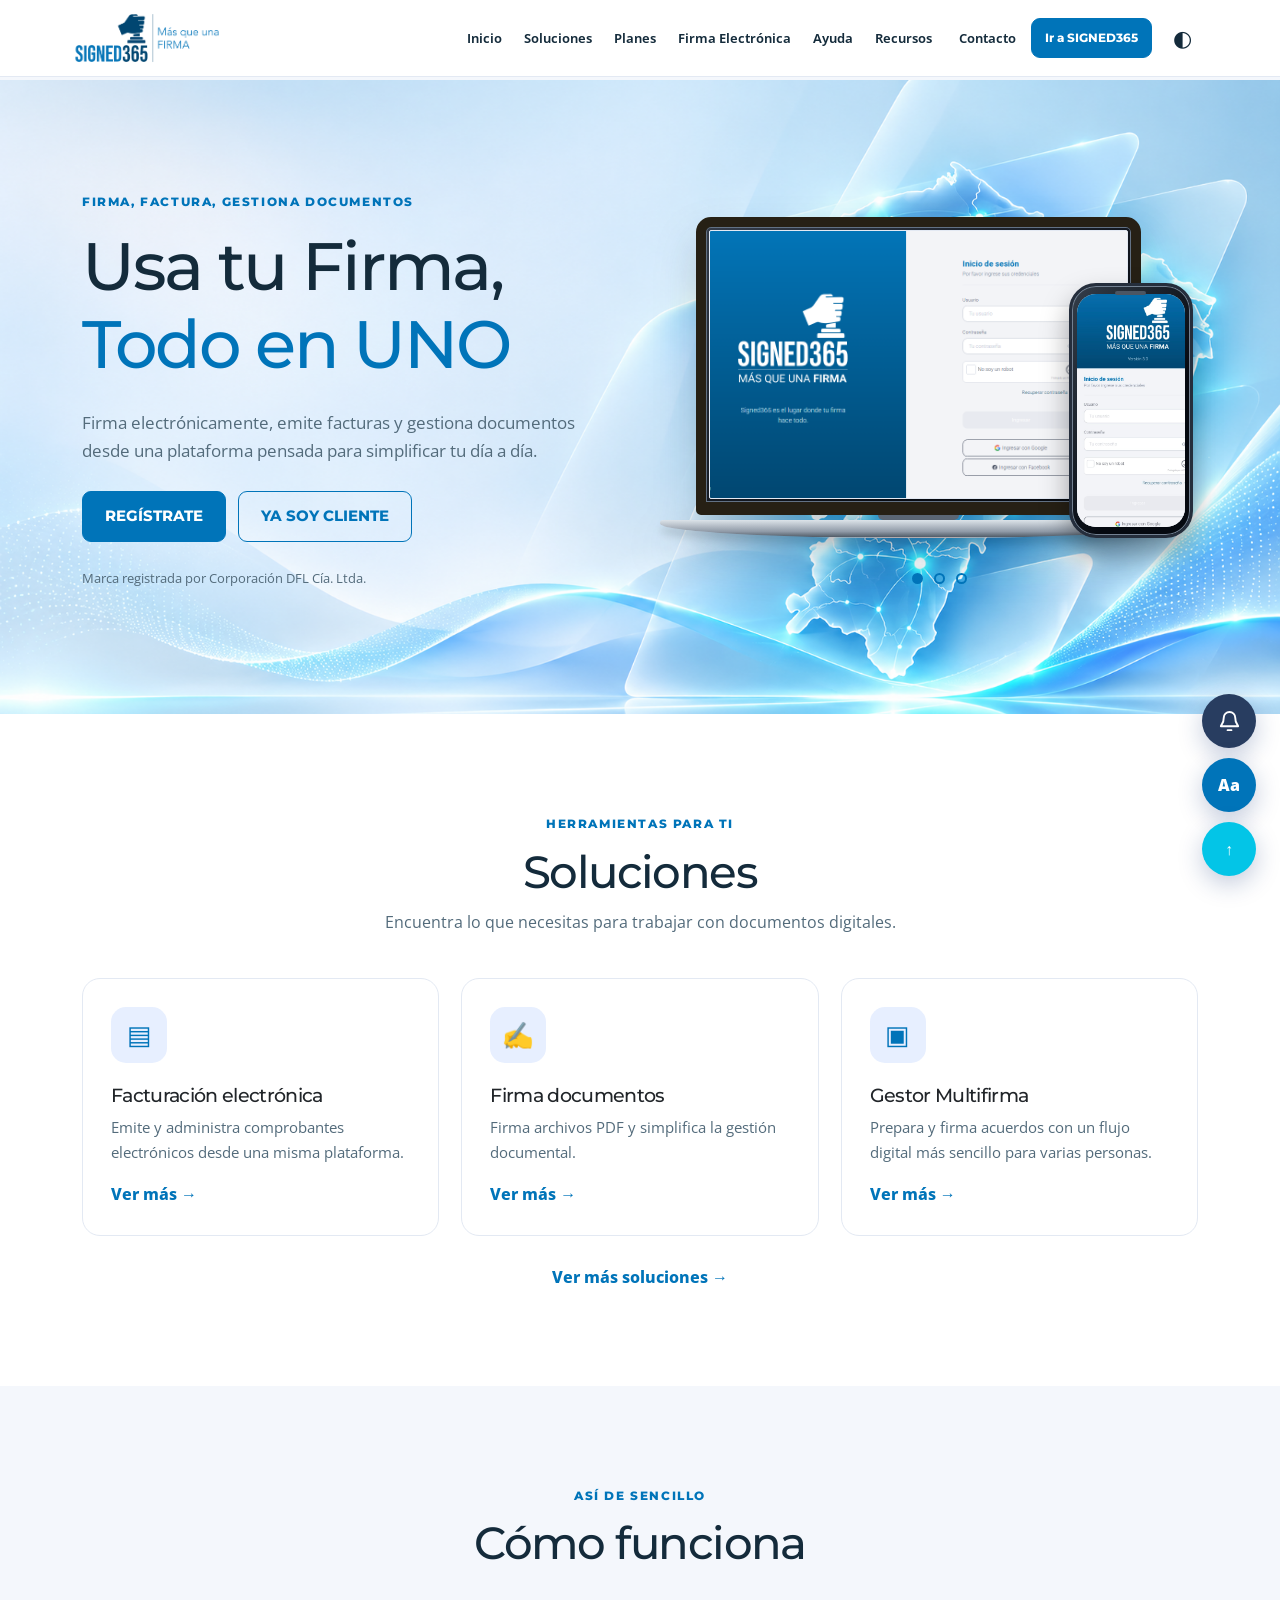
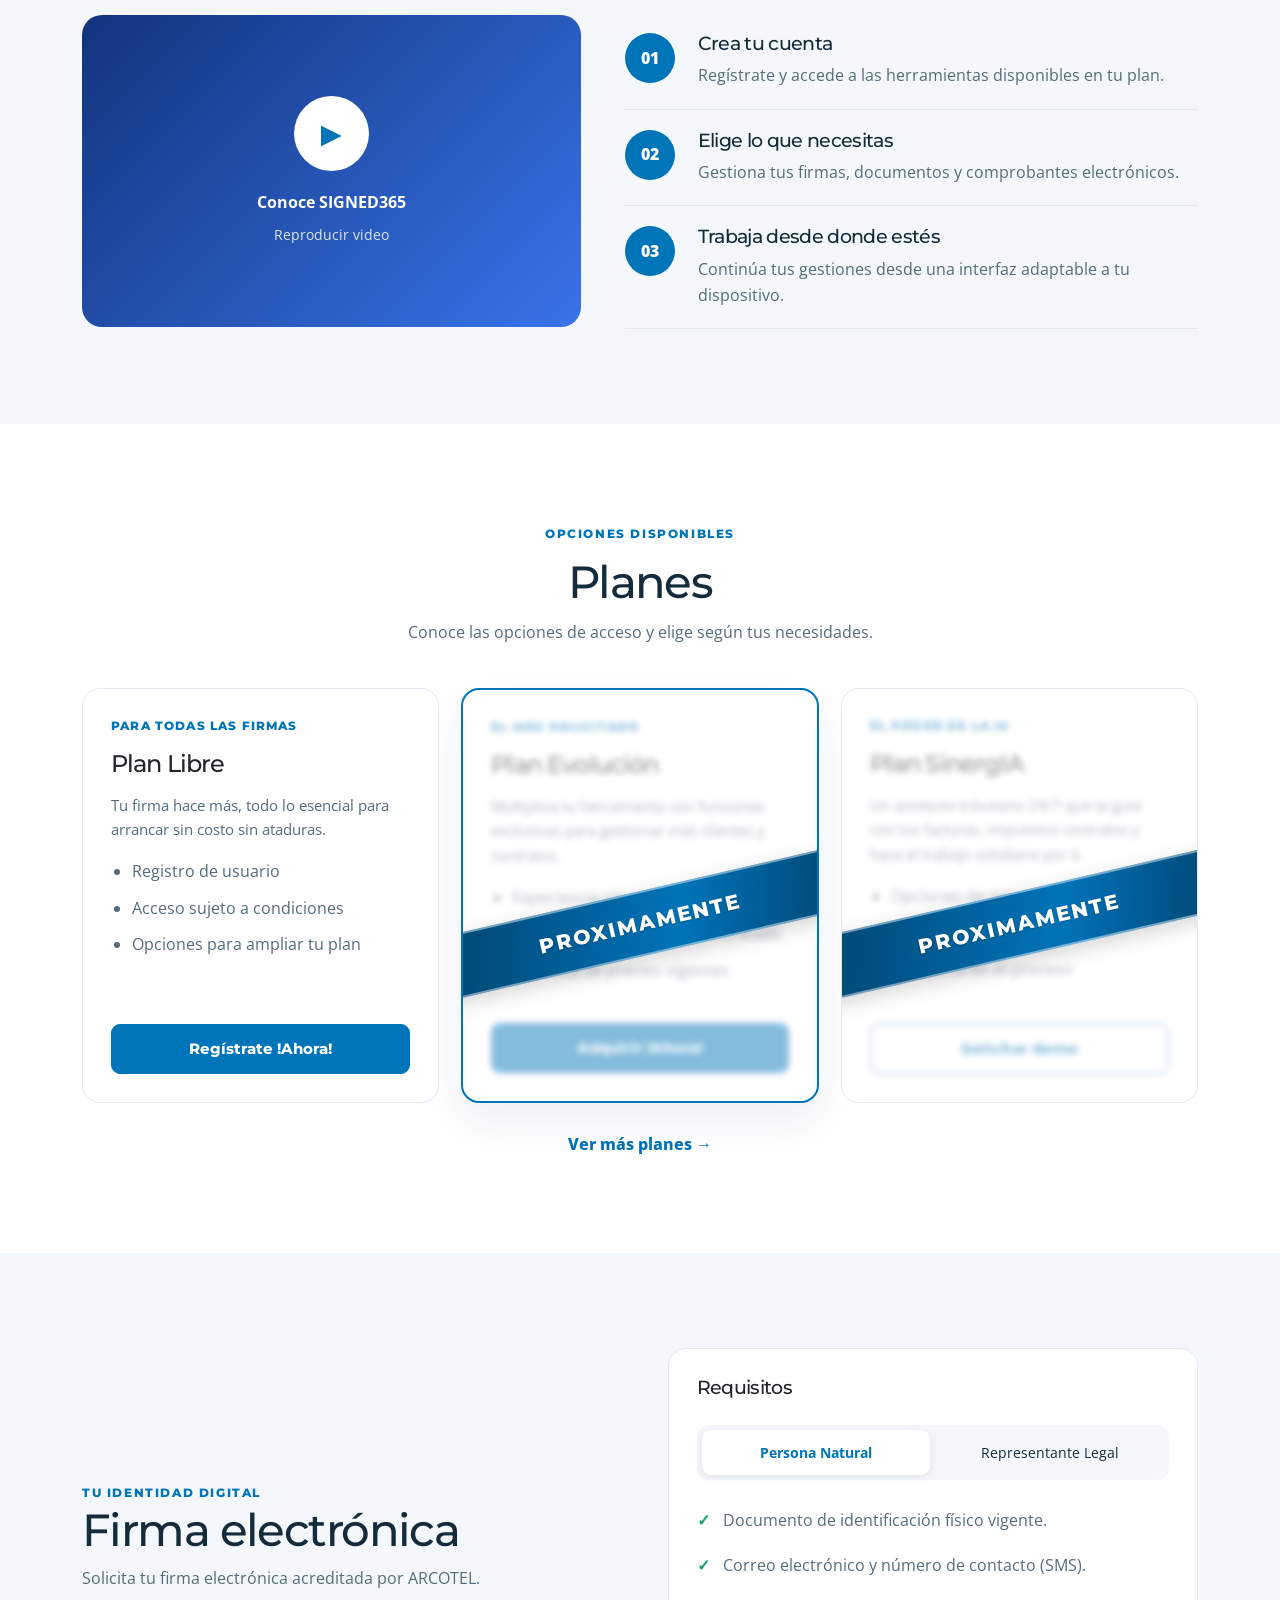
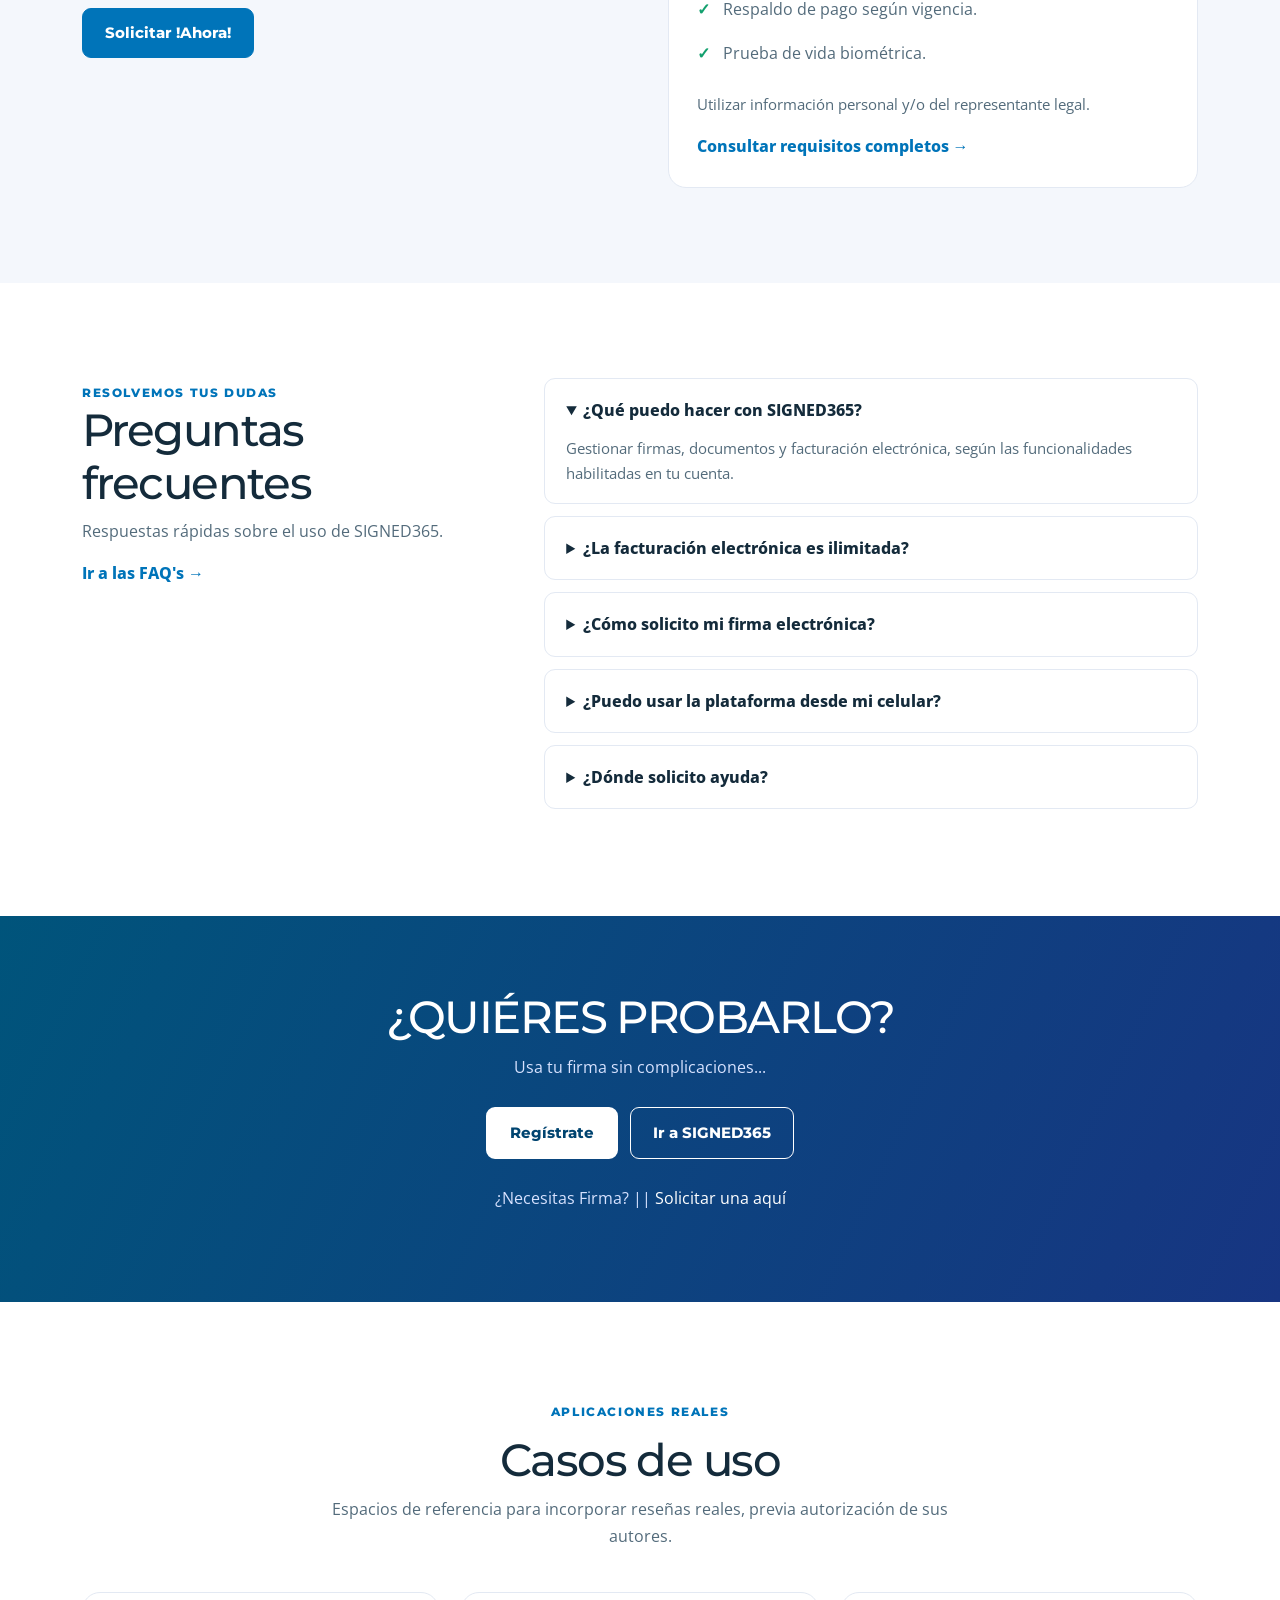
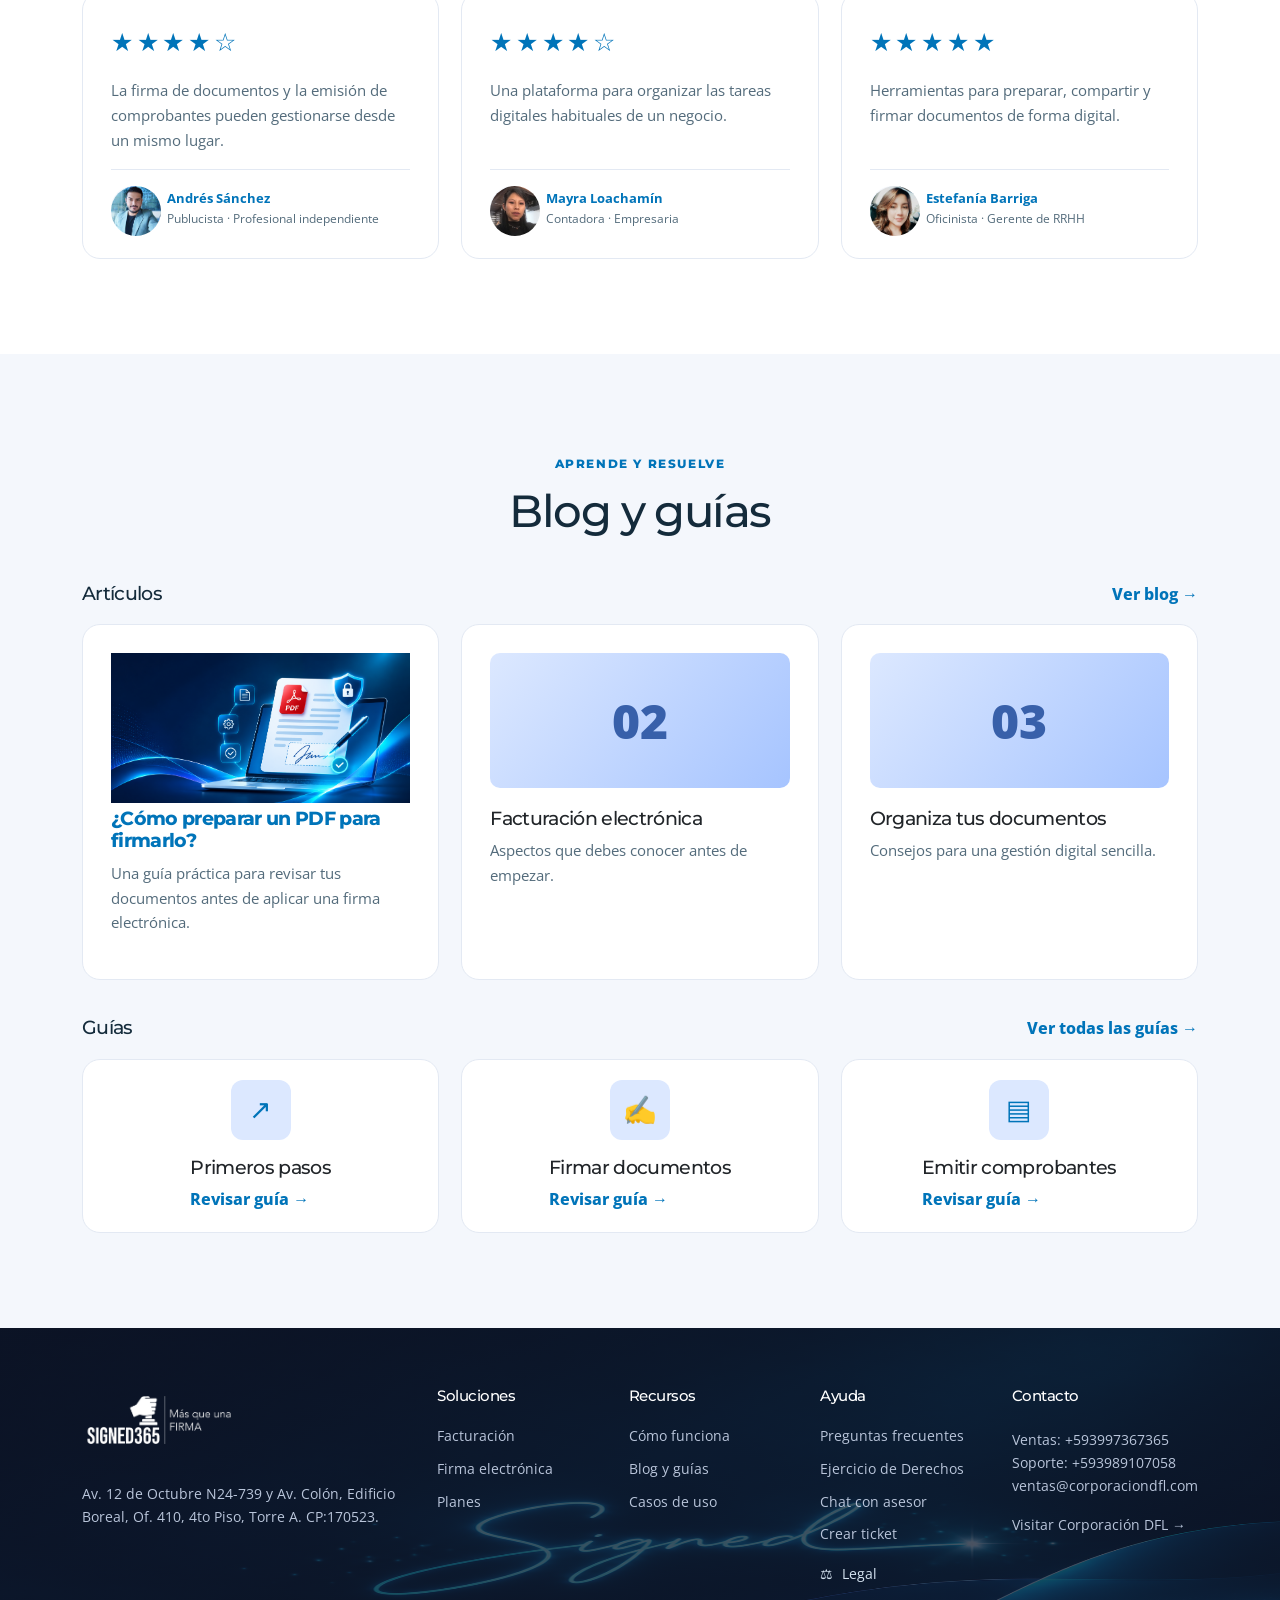
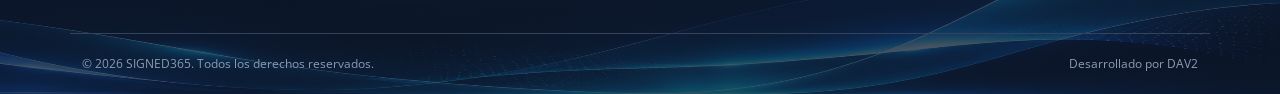
<file: index.html>
<!DOCTYPE html>

<html lang="es-EC">
<head>
    <meta charset="utf-8"/>
    <meta content="width=device-width, initial-scale=1" name="viewport"/>
    <link href="https://cdn.jsdelivr.net/npm/bootstrap@5.3.3/dist/css/bootstrap.min.css" rel="stylesheet"/>
    <meta content="SIGNED365: firma electrónica, facturación ilimitada y herramientas para tu negocio." name="description"/>
    <title>
        SIGNED365 | Todo en un solo lugar
    </title>

    <link href="css/styles.css" rel="stylesheet"/>
    <link href="css/announcement.css" rel="stylesheet"/>
    <link href="https://fonts.googleapis.com" rel="preconnect"/>
    <link crossorigin="" href="https://fonts.gstatic.com" rel="preconnect"/>
    <link href="https://fonts.googleapis.com/css2?family=Montserrat:wght@500;600;700;800&amp;family=Open+Sans:wght@300;400;500;600;700&amp;display=swap" rel="stylesheet"/>
    <link href="css/v4.css" rel="stylesheet"/>
    <link href="css/v5.css" rel="stylesheet"/>
    <link href="css/v5-fixes.css" rel="stylesheet"/>
    <!-- Favicons -->
    <link href="assets/favicon.png" rel="icon"/>
    <link href="css/v6-fixes.css" rel="stylesheet">
    </link><link href="css/v7.css" rel="stylesheet"/>
    <!-- Microsoft Clarity se carga tras aceptar cookies analíticas. -->
    <!-- V8 · Popup fade y ajustes visuales -->
    <link rel="stylesheet" href="css/v8.css"/>
    <!-- Estado temporal de los planes: retirar esta hoja cuando se activen -->
    <link rel="stylesheet" href="css/planes-proximamente.css"/>
    <!-- Cookies: estilos compartidos -->
    <link rel="stylesheet" href="css/cookies.css"/>
    <!-- Parallax exclusivo de la portada del INDEX -->
    <link rel="stylesheet" href="css/hero-parallax.css"/>
    <!-- Parallax reutilizable del fondo del footer -->
    <link rel="stylesheet" href="css/footer-parallax.css"/>
    
    <!-- Fondo independiente de la portada del INDEX: cambiar aquí las imágenes -->
    <style>
        /* Tema claro: modificar únicamente esta ruta cuando sea necesario. */
        #portada.hero {
            background-image: url('assets/img/fondo-mapaB.png') !important;
            background-repeat: no-repeat;
            background-size: 100%;
        }

        /* Tema oscuro: independiente del fondo de las páginas internas. */
        :root.dark #portada.hero {
            background-image: url('assets/img/fondo-mapaN.png') !important;
            background-repeat: no-repeat;
            background-size: 100%;
        }
    </style>
</head>
<body>
<a class="skip" href="#contenido">
    Ir al contenido
</a>

<!-- 01. CABECERA Y NAVEGACIÓN -->
<header class="header" id="inicio">
       <div class="container nav">
              <a aria-label="SIGNED365, inicio" class="logo" href="#">
                     <picture class="brand-picture">
                            <img alt="SIGNED365 · Más que una firma" class="brand-logo logo-light" src="assets/logo-color.png"/>
                            <img alt="" aria-hidden="true" class="brand-logo logo-dark" src="assets/logo-blanco.png"/>
                     </picture>
              </a>
              <button aria-controls="main-nav" aria-expanded="false" aria-label="Abrir menú" class="menu-toggle">
                     ☰
              </button>
              <nav aria-label="Navegación principal" id="main-nav">
                     <a href="index.html">
                            Inicio
                     </a>
                     <a href="pginter/soluciones.html">
                            Soluciones
                     </a>
                     <a href="index.html#planes">
                            Planes
                     </a>
                     <a href="index.html#firma">
                            Firma Electrónica
                     </a>
                     <a href="pginter/faq.html">
                            Ayuda
                     </a>
                     <a href="#recursos">
                            Recursos
                     </a>
              </nav>
              <div class="nav-actions">
                     <a href="#contacto">
                            Contacto
                     </a>
                     <a class="btn btn-primary btn-sm" href="https://appsigned365.corporaciondfl.com/login" target="_blank">
                            Ir a SIGNED365
                     </a>
                     <button aria-label="Cambiar tema" class="icon-btn" id="theme">
                            ◐
                     </button>
              </div>
       </div>
</header>

<main id="contenido">

    <!-- 02. PORTADA -->
    <section class="hero section hero-parallax" id="portada">
        <div class="container hero-grid">
            <div data-reveal="">
            <span class="eyebrow">
                FIRMA, FACTURA, GESTIONA DOCUMENTOS
            </span>
            <h1>
                Usa tu Firma,
                <em>
                Todo en UNO
                </em>
            </h1>
            <p>
                Firma electrónicamente, emite facturas y gestiona documentos desde una plataforma pensada para simplificar tu día a día.
            </p>
            <div class="actions">
            <a class="btn btn-primary" href="https://appsigned365.corporaciondfl.com/registro" target="_blank">
                REGÍSTRATE
            </a>
            <a class="btn btn-outline" href="https://appsigned365.corporaciondfl.com/" target="_blank">
                YA SOY CLIENTE
            </a>
            </div>
            <p class="subtle">
                Marca registrada por Corporación DFL Cía. Ltda.
            </p>
            </div>
            <div class="hero-art solutions-devices" data-reveal="">
                <div aria-label="Vistas de la plataforma SIGNED365 en computador y celular" class="devices-stage">
                    <!-- Computador: conserva las clases originales del slider V4 -->
                    <div class="device-laptop">
                        <div class="laptop-screen-bezel">
                            <div aria-label="Capturas de SIGNED365" class="laptop-screen hero-slider">
                                <img alt="SIGNED365: vista de emisión de facturas" class="hero-slide is-active" fetchpriority="high" src="assets/plataforma/soluci_01.png"/>
                                <img alt="SIGNED365: guía de emisión" class="hero-slide" loading="lazy" src="assets/plataforma/soluci_02.png"/>
                                <img alt="SIGNED365: registro de clientes" class="hero-slide" loading="lazy" src="assets/plataforma/soluci_03.png"/>
                            </div>
                        </div>
                        <div aria-hidden="true" class="laptop-hinge"></div>
                        <div aria-hidden="true" class="laptop-base"></div>
                    </div>
                    <!-- Celular: sincronizado con el slider del computador -->
                    <div aria-label="Vista adaptable de las capturas en celular" class="device-phone">
                        <div aria-hidden="true" class="phone-speaker"></div>
                        <div class="phone-screen">
                            <img alt="SIGNED365 - Todo en uno" class="phone-slide is-active" src="assets/plataforma/soluci_01M.png"/>
                            <img alt="SIGNED365 - Todo en uno" class="phone-slide" loading="lazy" src="assets/plataforma/soluci_02.png"/>
                            <img alt="SIGNED365 - Todo en uno" class="phone-slide" loading="lazy" src="assets/plataforma/soluci_03.png"/>
                        </div>
                    </div>
                    <!-- Los indicadores controlan el slider existente cada 3 segundos -->
                    <div aria-label="Seleccionar captura" class="slider-indicators devices-indicators">
                        <button aria-current="true" aria-label="Captura 1" class="is-active" type="button"></button>
                        <button aria-label="Captura 2" type="button"></button>
                        <button aria-label="Captura 3" type="button"></button>
                    </div>
                </div>
            </div>
        </div>
    </section>

    <!-- 03. SOLUCIONES -->
    <section class="section" id="soluciones">
        <div class="container">
            <div class="section-heading" data-reveal="">
                <span class="eyebrow">
                    HERRAMIENTAS PARA TI
                </span>
                <h2>
                    Soluciones
                </h2>
                <p>
                    Encuentra lo que necesitas para trabajar con documentos digitales.
                </p>
            </div>
            <div class="cards three">
                <article class="card" data-reveal="">
                    <div class="symbol">
                        ▤
                    </div>
                    <h3>
                        Facturación electrónica
                        </h3>
                    <p>
                        Emite y administra comprobantes electrónicos desde una misma plataforma.
                    </p>
                    <a href="pginter/factuelectro.html">Ver más →</a>
                </article>
                <article class="card" data-reveal="">
                        <div class="symbol">
                            ✍
                        </div>
                        <h3>
                            Firma documentos
                        </h3>
                        <p>
                            Firma archivos PDF y simplifica la gestión documental.
                        </p>
                        <a href="pginter/firmadoc.html">
                            Ver más →
                        </a>
                </article>
                <article class="card" data-reveal="">
                    <div class="symbol">
                        ▣
                    </div>
                    <h3>
                        Gestor Multifirma
                    </h3>
                    <p>
                        Prepara y firma acuerdos con un flujo digital más sencillo para varias personas.
                    </p>
                    <a href="pginter/firmadoc.html">
                        Ver más →
                    </a>
                </article>
            </div>
            <div class="center-link">
                <a href="pginter/soluciones.html">
                    Ver más soluciones →
                </a>
            </div>
        </div>
    </section>

    <!-- 04. CÓMO FUNCIONA -->
    <section class="section soft" id="funciona">
        <div class="container">
            <div class="section-heading" data-reveal="">
                <span class="eyebrow">
                    ASÍ DE SENCILLO
                </span>
                <h2>
                    Cómo funciona
                </h2>
            </div>
            <div class="how-grid">
                <div class="video-placeholder video-player" data-reveal="" data-video-src="assets/vid/mund_evolu.mp4" data-video-title="Conoce SIGNED365">
                    <button aria-label="Reproducir video Conoce SIGNED365" class="video-play-button" id="video-play" type="button">
                        <span aria-hidden="true" class="play">
                            ▶
                        </span>
                        <strong>
                            Conoce SIGNED365
                        </strong>
                        <small>
                            Reproducir video
                        </small>
                    </button>
                    <div class="video-media" hidden="" id="video-media">
                    </div>
                </div>
                <div class="steps">
                    <article data-reveal="">
                        <span>
                            01
                        </span>
                        <div>
                            <h3>
                                Crea tu cuenta
                            </h3>
                            <p>
                                Regístrate y accede a las herramientas disponibles en tu plan.
                            </p>
                        </div>
                    </article>
                    <article data-reveal="">
                        <span>
                            02
                        </span>
                        <div>
                            <h3>
                                Elige lo que necesitas
                            </h3>
                            <p>
                                Gestiona tus firmas, documentos y comprobantes electrónicos.
                            </p>
                        </div>
                    </article>
                    <article data-reveal="">
                        <span>
                            03
                        </span>
                        <div>
                            <h3>
                                Trabaja desde donde estés
                            </h3>
                            <p>
                                Continúa tus gestiones desde una interfaz adaptable a tu dispositivo.
                            </p>
                        </div>
                    </article>
                </div>
            </div>
        </div>
    </section>

    <!-- 05. PLANES -->
    <section class="section" id="planes">
        <div class="container">
            <div class="section-heading" data-reveal="">
                <span class="eyebrow">
                    OPCIONES DISPONIBLES
                </span>
                <h2>
                    Planes
                </h2>
                <p>
                    Conoce las opciones de acceso y elige según tus necesidades.
                </p>
            </div>
            <div class="cards three">
                <article class="card plan" data-reveal="">
                    <span class="plan-label">
                        PARA TODAS LAS FIRMAS
                    </span>
                    <h3>
                        Plan Libre
                    </h3>
                    <p>
                        Tu firma hace más, todo lo esencial para arrancar sin costo sin ataduras.
                    </p>
                    <ul>
                        <li>Registro de usuario</li>
                        <li>Acceso sujeto a condiciones</li>
                        <li>Opciones para ampliar tu plan</li>
                    </ul>
                    <a class="btn btn-primary" href="https://appsigned365.corporaciondfl.com/login" target="_blank">
                        Regístrate !Ahora!
                    </a>
                </article>
                <article class="card plan plan-proximamente featured" data-reveal="" data-aviso="PROXIMAMENTE" inert>
                    <span class="plan-label">
                        EL MÁS SOLICITADO
                    </span>
                    <h3>
                        Plan Evolución
                    </h3>
                    <p>
                        Multiplica tu herramienta con funciones exclusivas para gestionar más clientes y contratos.
                    </p>
                    <ul>
                        <li>Experiencia sin publicidad</li>
                        <li>Funciones según el plan contratado</li>
                        <li>Consulta de precios vigentes</li>
                    </ul>
                    <a class="btn btn-primary" href="https://appsigned365.corporaciondfl.com/login" target="_blank">
                        Adquirir !Ahora!
                    </a>
                </article>
                <article class="card plan plan-proximamente" data-reveal="" data-aviso="PROXIMAMENTE" inert>
                    <span class="plan-label">
                        EL PODER DE LA IA
                    </span>
                    <h3>
                        Plan SinergIA
                    </h3>
                    <p>
                        Un asistente tributario 24/7 que te guía con tus facturas, impuestos contratos y hace el trabajo cotidiano por ti.
                    </p>
                    <ul>
                        <li>Opciones de vigencia</li>
                        <li>Requisitos de emisión</li>
                        <li>Asistencia en el proceso</li>
                    </ul>
                    <a class="btn btn-outline" href="https://wa.me/593997367365?text=Hola%2C%20necesito%20info%20sobre%20el%20plan%20corporativo%20SIGNED365,%20escribo%20desde%20la%20web." target="_blank">
                        Solicitar demo
                    </a>
                </article>
            </div>
            <div class="center-link">
                <a href="#sinlink">
                    Ver más planes →
                </a>
            </div>
        </div>
    </section>

    <!-- 06. FIRMA Y REQUISITOS -->
    <section class="section soft" id="firma">
        <div class="container split">
            <div data-reveal="">
                <span class="eyebrow">
                    TU IDENTIDAD DIGITAL
                </span>
                <h2>
                    Firma electrónica
                </h2>
                <p>
                    Solicita tu firma electrónica acreditada por ARCOTEL.
                </p>
                <a class="btn btn-primary" href="https://s.ia365.pro/dfl365" target="_blank">
                    Solicitar !Ahora!
                </a>
                <!-- TEMPORIZADOR SIGNED DAY -->
                <div aria-label="Promoción SIGNED DAY" class="container signed-day" hidden="" id="signed-day">
                    <div class="signed-day-title">
                        SIGNED DAY
                        <span>
                            La promoción termina en:
                        </span>
                    </div>
                    <div aria-live="off" class="signed-day-clock" role="timer">
                        <div>
                            <strong id="sd-hours">
                                00
                            </strong>
                            <span>
                                HORAS
                            </span>
                        </div>
                        <div>
                            <strong id="sd-minutes">
                                00
                            </strong>
                            <span>
                                MIN
                            </span>
                        </div>
                        <div>
                            <strong id="sd-seconds">
                                00
                            </strong>
                            <span>
                                SEG
                            </span>
                        </div>
                    </div>
                    <p>
                        ¡Cada Jueves! 20% de descuento.
                    </p>
                </div>
            </div>
            <div class="card" data-reveal="">
                <h3>
                    Requisitos
                </h3>
                <div aria-label="Tipo de solicitante" class="requirements-tabs" role="tablist">
                    <button aria-controls="panel-natural" aria-selected="true" class="is-active" id="tab-natural" role="tab" type="button">
                        Persona Natural
                    </button>
                    <button aria-controls="panel-legal" aria-selected="false" id="tab-legal" role="tab" tabindex="-1" type="button">
                        Representante Legal
                    </button>
                </div>
                <div aria-labelledby="tab-natural" id="panel-natural" role="tabpanel">
                    <ul class="checks">
                        <li>Documento de identificación físico vigente.</li>
                        <li>Correo electrónico y número de contacto (SMS).</li>
                        <li>Respaldo de pago según vigencia.</li>
                        <li>Prueba de vida biométrica.</li>
                    </ul>
                </div>
                <div aria-labelledby="tab-legal" hidden="" id="panel-legal" role="tabpanel">
                    <ul class="checks">
                        <li>Documento de identificación físico vigente.</li>
                        <li>Correo electrónico y número de contacto (SMS).</li>
                        <li>RUC de la empresa (PDF).</li>
                        <li>Estatutos o Constitución de la empresa (PDF).</li>
                        <li>Nombramiento del representante legal (PDF).</li>
                        <li>Razón de inscripción del nombramiento (PDF).</li>
                        <li>Aceptación de nombramiento del representante (PDF).</li>
                        <li>Respaldo de pago según vigencia.</li>
                        <li>Prueba de vida biométrica.</li>
                    </ul>
                </div>
                    <p class="requirements-note">
                        Utilizar información personal y/o del representante legal.
                    </p>
                <a href="#sinlink">
                    Consultar requisitos completos →
                </a>
            </div>
        </div>
    </section>

    <!-- 07. PREGUNTAS FRECUENTES -->
    <section class="section" id="faq">
        <div class="container faq-grid">
            <div data-reveal="">
                <span class="eyebrow">
                    RESOLVEMOS TUS DUDAS
                </span>
                <h2>
                    Preguntas frecuentes
                </h2>
                <p>
                    Respuestas rápidas sobre el uso de SIGNED365.
                </p>
                <a href="pginter/faq.html">
                    Ir a las FAQ's →
                </a>
            </div>
            <div class="faq-list" data-reveal="">
                <details open="">
                    <summary>
                        ¿Qué puedo hacer con SIGNED365?
                    </summary>
                    <p>
                        Gestionar firmas, documentos y facturación electrónica, según las funcionalidades habilitadas en tu cuenta.
                    </p>
                </details>
                <details>
                    <summary>
                        ¿La facturación electrónica es ilimitada?
                    </summary>
                    <p>
                        SIGNED365 contempla facturación ilimitada en su propuesta comercial. Confirma las condiciones del plan vigente antes de contratar.
                    </p>
                </details>
                <details>
                    <summary>
                        ¿Cómo solicito mi firma electrónica?
                    </summary>
                    <p>
                        Inicia la solicitud y completa los requisitos y la validación de identidad que correspondan.
                    </p>
                </details>
                <details>
                    <summary>
                        ¿Puedo usar la plataforma desde mi celular?
                    </summary>
                    <p>
                        Esta interfaz está adaptada para pantallas móviles. Las funciones disponibles dependen del servicio y el acceso habilitado.
                    </p>
                </details>
                <details>
                    <summary>
                        ¿Dónde solicito ayuda?
                    </summary>
                    <p>
                        Utiliza los canales oficiales de soporte de SIGNED365.
                    </p>
                </details>
            </div>
        </div>
    </section>

    <!-- 08. CTA -->
    <section class="cta" id="soporte">
        <div class="container" data-reveal="">
            <h2>
                ¿QUIÉRES PROBARLO?
            </h2>
            <p>
                Usa tu firma sin complicaciones...
            </p>
            <div class="actions centered">
                <a class="btn btn-white" href="https://appsigned365.corporaciondfl.com/registro" target="_blank">
                    Regístrate
                </a>
                <a class="btn btn-outline-white" href="https://appsigned365.corporaciondfl.com/login" target="_blank">
                    Ir a SIGNED365
                </a>
            </div>
            <p>
                ¿Necesitas Firma?
                    ||
                <a href="https://s.ia365.pro/dfl365" target="_blank">
                    Solicitar una aquí
                </a>
            </p>
        </div>
    </section>

    <!-- 09. CASOS DE USO -->
    <section class="section" id="casos">
        <div class="container">
            <div class="section-heading" data-reveal="">
                <span class="eyebrow">
                    APLICACIONES REALES
                </span>
                <h2>
                    Casos de uso
                </h2>
                <p>
                    Espacios de referencia para incorporar reseñas reales, previa autorización de sus autores.
                </p>
            </div>
            <div class="cards three">
                <article class="card review-card" data-reveal="">
                    <div aria-label="Espacio para calificación de cinco estrellas" class="review-stars">
                        ★★★★☆
                    </div>
                    <p>
                        La firma de documentos y la emisión de comprobantes pueden gestionarse desde un mismo lugar.
                    </p>
                    <div class="review-person">
                        <span aria-hidden="true" class="review-avatar">
                            <img src="assets/clients/andres_sanchez.jpg" style="border-radius: 150px;" width="50px"/>
                        </span>
                        <div>
                            <strong>
                                Andrés Sánchez
                            </strong>
                            <small>
                                Publucista · Profesional independiente
                            </small>
                        </div>
                    </div>
                </article>
                <article class="card review-card" data-reveal="">
                    <div aria-label="Espacio para calificación de cinco estrellas" class="review-stars">
                        ★★★★☆
                    </div>
                    <p>
                        Una plataforma para organizar las tareas digitales habituales de un negocio.
                    </p>
                    <div class="review-person">
                        <span aria-hidden="true" class="review-avatar">
                            <img src="assets/clients/mayra_loachamin.jpg" style="border-radius: 150px;" width="50px"/>
                        </span>
                        <div>
                            <strong>
                                Mayra Loachamín
                            </strong>
                            <small>
                                Contadora · Empresaria
                            </small>
                        </div>
                    </div>
                </article>
                <article class="card review-card" data-reveal="">
                    <div aria-label="Espacio para calificación de cinco estrellas" class="review-stars">
                        ★★★★★
                    </div>
                    <p>
                        Herramientas para preparar, compartir y firmar documentos de forma digital.
                    </p>
                    <div class="review-person">
                        <span aria-hidden="true" class="review-avatar">
                            <img src="assets/clients/estefany_barriga.jpg" style="border-radius: 150px;" width="50px"/>
                        </span>
                        <div>
                            <strong>
                                Estefanía Barriga
                            </strong>
                            <small>
                                Oficinista · Gerente de RRHH
                            </small>
                        </div>
                    </div>
                </article>
            </div>
        </div>
    </section>

    <!-- 10. RECURSOS -->
    <section class="section soft" id="recursos">
        <div class="container">
            <div class="section-heading" data-reveal="">
                <span class="eyebrow">
                    APRENDE Y RESUELVE
                </span>
                <h2>
                    Blog y guías
                </h2>
            </div>
            <div class="resource-head">
                <h3>
                    Artículos
                </h3>
                <a href="pginter/blog365.html">
                    Ver blog →
                </a>
            </div>
                <div class="cards three">
                    <article class="card resource" data-reveal="">
                        <div class="resource-art">
                            <img src="assets/recursos-blog/portada-tema_001.png" width="100%">
                        </div>
                        <h3>
                            <a href="pginter/blog365-skudeltema.html">¿Cómo preparar un PDF para firmarlo?</a>
                        </h3>
                        <p>
                            Una guía práctica para revisar tus documentos antes de aplicar una firma electrónica.
                        </p>
                    </article>
                    <article class="card resource" data-reveal="">
                        <div class="resource-art">
                            02
                        </div>
                        <h3>
                            Facturación electrónica
                        </h3>
                        <p>
                            Aspectos que debes conocer antes de empezar.
                        </p>
                    </article>
                    <article class="card resource" data-reveal="">
                        <div class="resource-art">
                            03
                        </div>
                        <h3>
                            Organiza tus documentos
                        </h3>
                        <p>
                            Consejos para una gestión digital sencilla.
                        </p>
                    </article>
                </div>
                <div class="resource-head" id="guias">
                    <h3>
                        Guías
                    </h3>
                    <a href="pginter/recursos.html">
                        Ver todas las guías →
                    </a>
                </div>
                <div class="cards three">
                    <article class="card mini-resource" data-reveal="">
                        <span>
                            ↗
                        </span>
                        <div>
                            <h3>
                                Primeros pasos
                            </h3>
                            <a href="#sinlink">
                                Revisar guía →
                            </a>
                        </div>
                    </article>
                    <article class="card mini-resource" data-reveal="">
                        <span>
                            ✍
                        </span>
                        <div>
                            <h3>
                                Firmar documentos
                            </h3>
                            <a href="#sinlink">
                                Revisar guía →
                            </a>
                        </div>
                    </article>
                    <article class="card mini-resource" data-reveal="">
                        <span>
                            ▤
                        </span>
                        <div>
                            <h3>
                                Emitir comprobantes
                            </h3>
                            <a href="#sinlink">
                                Revisar guía →
                            </a>
                        </div>
                    </article>
                </div>
        </div>
    </section>
</main>

<!-- 11. PIE DE PÁGINA -->
<footer class="footer footerfondo" id="contacto">
    <div class="container footer-grid">
        <div>
            <a class="logo" href="#inicio">
                <picture class="brand-picture">
                    <img alt="SIGNED365 · Más que una firma" class="brand-logo logo-light" src="assets/logo-color.png">
                        <img alt="" aria-hidden="true" class="brand-logo logo-dark" src="assets/logo-blanco.png">
                        </img>
                    </img>
                </picture>
            </a>
            <p>
                Av. 12 de Octubre N24-739 y Av. Colón, Edificio Boreal, Of. 410, 4to Piso, Torre A. CP:170523.
            </p>
        </div>
        <div>
            <h3>
                Soluciones
            </h3>
            <a href="pginter/factuelectro.html">
                Facturación
            </a>
            <a href="#firma">
                Firma electrónica
            </a>
            <a href="#planes">
                Planes
            </a>
        </div>
        <div>
            <h3>
                Recursos
            </h3>
            <a href="#funciona">
                Cómo funciona
            </a>
            <a href="#recursos">
                Blog y guías
            </a>
            <a href="#casos">
                Casos de uso
            </a>
        </div>
        <div id="ayuda">
            <h3>
                Ayuda
            </h3>
            <a href="#faq">
                Preguntas frecuentes
            </a>
            <a href="https://www.corporaciondfl.com/es/sugerencias_quejas.html#sugerencias" id="ejercicioderechos" target="_blank">
                Ejercicio de Derechos
            </a>
            <a href="https://wa.me/593997367365?text=Hola%2C%20necesito%20chat%20con%20un%20asesor%20de%20SIGNED365,%20escribo%20desde%20la%20web." target="_blank">
                Chat con asesor
            </a>
            <a href="https://form.jotform.com/signed365/soporte" rel="noopener" target="_blank">
                Crear ticket
            </a>
            <!-- Modal Legal   -->
            <button aria-controls="legal-modal" aria-haspopup="dialog" class="footer-legal-trigger" id="legal-open" type="button">
                <span aria-hidden="true">
                    ⚖
                </span>
                    Legal
            </button>
        </div>
        <div>
            <h3>
                Contacto
            </h3>
            <p>
                Ventas: +593997367365<br/>
                Soporte: +593989107058<br/>
                ventas@corporaciondfl.com<br/>
            </p>
            <a href="https://www.corporaciondfl.com/" rel="noopener" target="_blank">
                Visitar Corporación DFL →
            </a>
        </div>
    </div>
    <div class="container footer-bottom">
        <span>
            ©
            <span id="year">
                2026
            </span>
            SIGNED365. Todos los derechos reservados.
        </span>
        <span>
            Desarrollado por DAV2
        </span>
    </div>
</footer>

<!-- BOTONES FLOTANTES -->
<div class="anchor-target" id="demo"></div>
<div class="anchor-target" id="acceso"></div>
<div class="anchor-target" id="administracion"></div>
<div class="floating">
    <button aria-controls="announcement-panel" aria-expanded="false" aria-label="Abrir anuncio importante" class="announcement-bell" id="announcement-bell" title="Abrir anuncio importante" type="button">
        <svg aria-hidden="true" fill="none" height="23" stroke="currentColor" stroke-linecap="round" stroke-linejoin="round" stroke-width="2" viewbox="0 0 24 24" width="23" xmlns="http://www.w3.org/2000/svg">
            <path d="M18 8a6 6 0 0 0-12 0c0 7-3 7-3 9h18c0-2-3-2-3-9"></path>
            <path d="M10 21h4"></path>
        </svg>
    </button>
    <button aria-label="Opciones de accesibilidad" id="accessibility" title="Aumentar tamaño de letra">
        Aa
    </button>
    <a href="#">
        <button aria-label="Subir al inicio" style="background-color:rgb(3, 197, 231)" title="Ir al Inicio">
            ↑
        </button>
    </a>
</div>
<div aria-live="polite" class="toast" id="toast" role="status"></div>

<!-- ANUNCIO COMPARTIDO: actualizable desde js/announcement-shared.js y v8.css (PopUp ANUNCIO) -->
<div id="announcement-mount"></div>

<dialog aria-labelledby="legal-title" class="legal-modal" id="legal-modal">
    <div class="legal-header">
        <div>
            <h2 id="legal-title">
                Información legal
            </h2>
            <p>
                Documentos de referencia · Contenido pendiente de aprobación
            </p>
        </div>
        <button aria-label="Cerrar información legal" id="legal-close" type="button">
            ×
        </button>
    </div>
    <div aria-label="Categorías legales" class="legal-tabs" role="tablist">
        <button aria-selected="true" class="is-active" data-legal="cookies" role="tab" type="button">
            Uso de Cookies
        </button>
        <button aria-selected="false" data-legal="datos" role="tab" type="button">
            Protección de Datos
        </button>
        <button aria-selected="false" data-legal="terminos" role="tab" type="button">
            Términos &amp; Condiciones
        </button>
        <button aria-selected="false" data-legal="promos" role="tab" type="button">
            Promociones &amp; Beneficios
        </button>
        <button aria-selected="false" data-legal="tratamiento" role="tab" type="button">
            Tratamiento de Datos Personales
        </button>
    </div>
    <div class="legal-body" id="legal-body" role="tabpanel" tabindex="0">
        <h3>
            Uso de Cookies
        </h3>
        <!-- Texto de apertura de Términos  -->
        <p>
            En el sitio web de SIGNED365 es una marca registrada de Corporación DFL Cía. Ltda. y utiliza cookies propias y de terceros para garantizar el correcto funcionamiento de la página, mejorar tu experiencia de navegación y analizar el uso de nuestros servicios.<br>
            Al seleccionar «Aceptar», autorizas el uso de cookies conforme a las finalidades descritas en nuestra Política de Cookies.<br>
            Puedes conocer más sobre el tratamiento de tus datos y el uso de estas tecnologías en nuestra Política de Cookies y Política de Privacidad. <samp style="background:rgb(3, 197, 231); color: rgb(0, 0, 0);">Ver <a href="https://www.corporaciondfl.com/es/sgsi/iso27701_politica_de_cookies.pdf" target="_blank">políticas extendidas</a> </samp><br>
        </p>
    </div>
    <div class="legal-footer">
        <small>
            .:: Última actualización 20 de febrero de 2025 ::.
        </small>
        <button class="btn btn-primary" id="legal-dismiss" type="button">
            Cerrar
        </button>
    </div>
</dialog>

<!-- INICIO Bloqueo botón derecho  -->
<script type="text/javascript">
    document.oncontextmenu = function(){return false}
</script>
<!--  FIN Bloqueo botón derecho -->

<script defer="" src="js/v4.js"></script>
<script defer="" src="js/v5-video.js"></script>
<script defer="True" src="js/v7-shared.js"></script>
<script defer="True" src="js/v7-links.js"></script>
<script defer="True" src="js/v7-devices.js"></script>    
<!-- V8-3 | Configuración central del anuncio multimedia -->
<script defer src="js/announcement-config.js"></script>
<script defer src="js/announcement-shared.js"></script>
<script defer src="js/announcement.js"></script>

<!-- Parallax exclusivo de la portada del INDEX -->
<script defer src="js/hero-parallax.js"></script>

<!-- Parallax reutilizable del fondo del footer -->
<script defer src="js/footer-parallax.js"></script>

<!-- Cookies: configuración y gestor compartidos -->
<script defer src="js/cookies-config.js"></script>
<script defer src="js/cookies.js"></script>
</body>
</html>
</file>
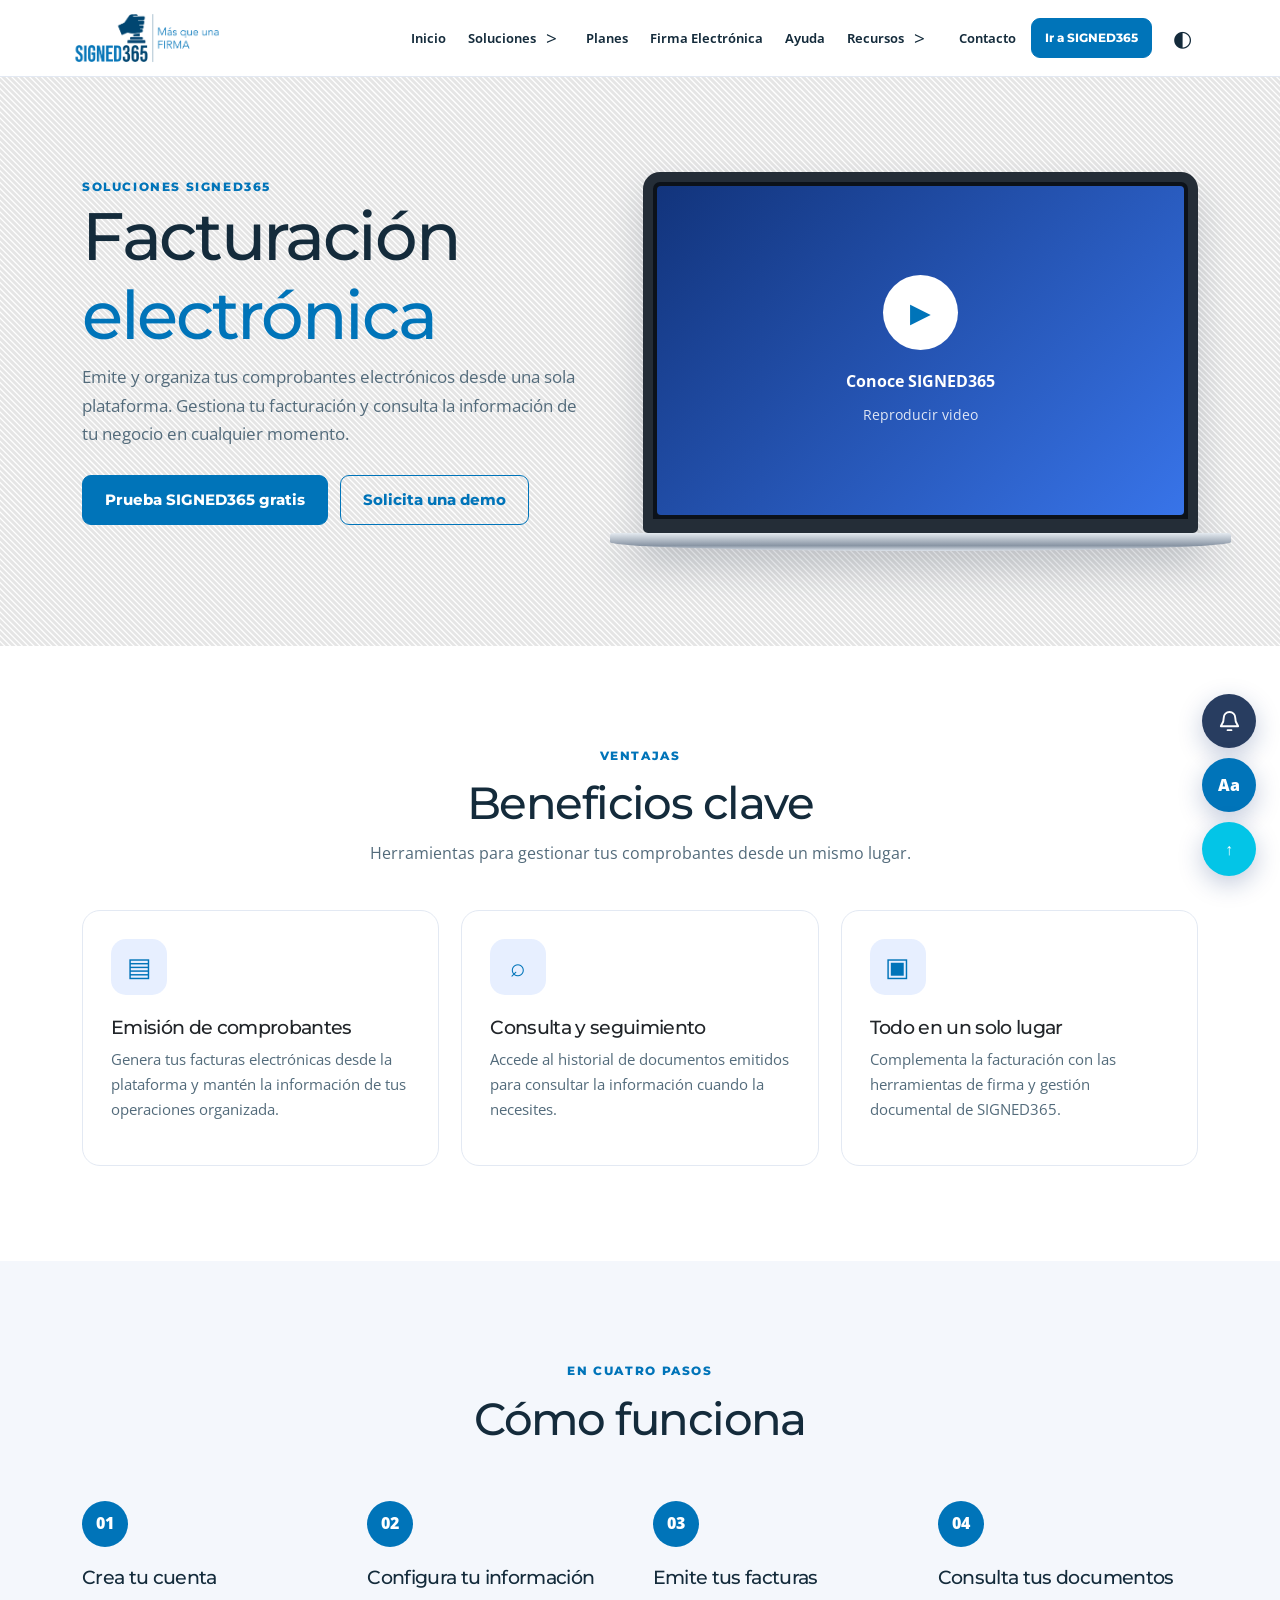
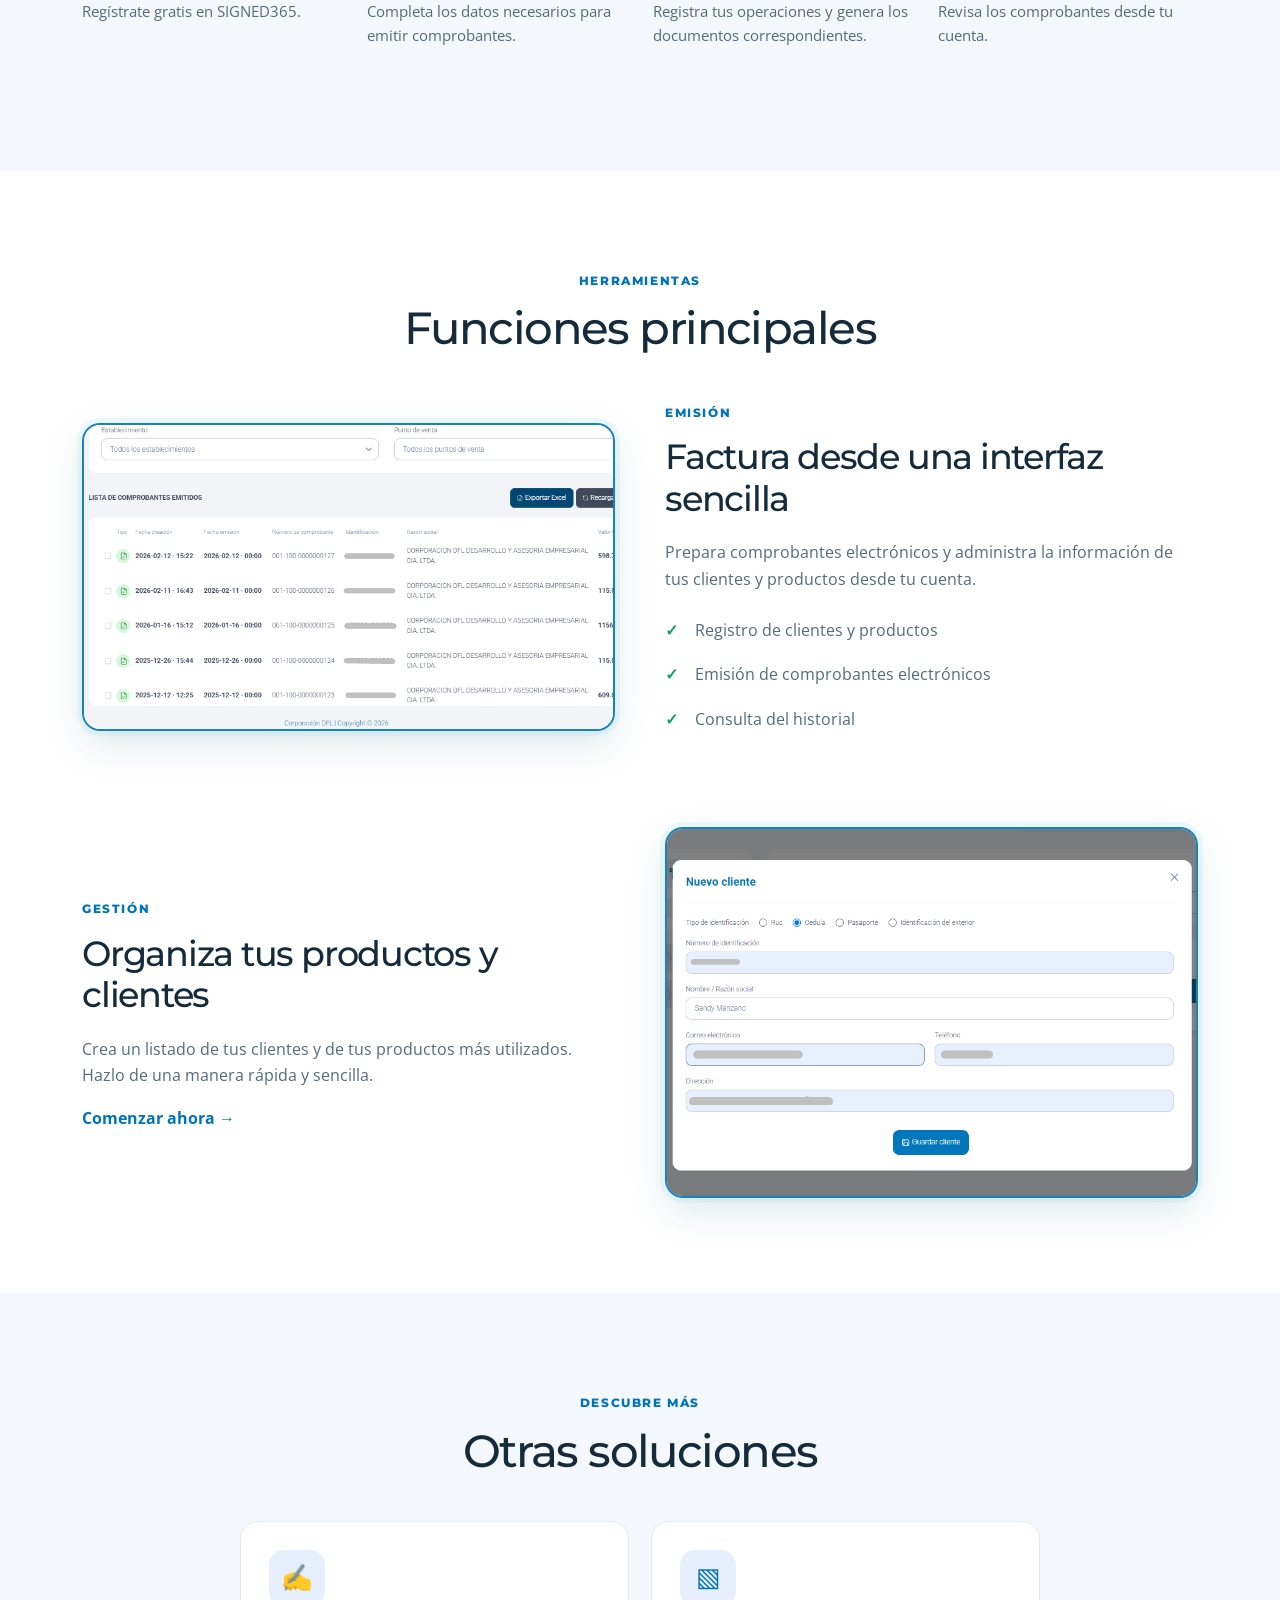
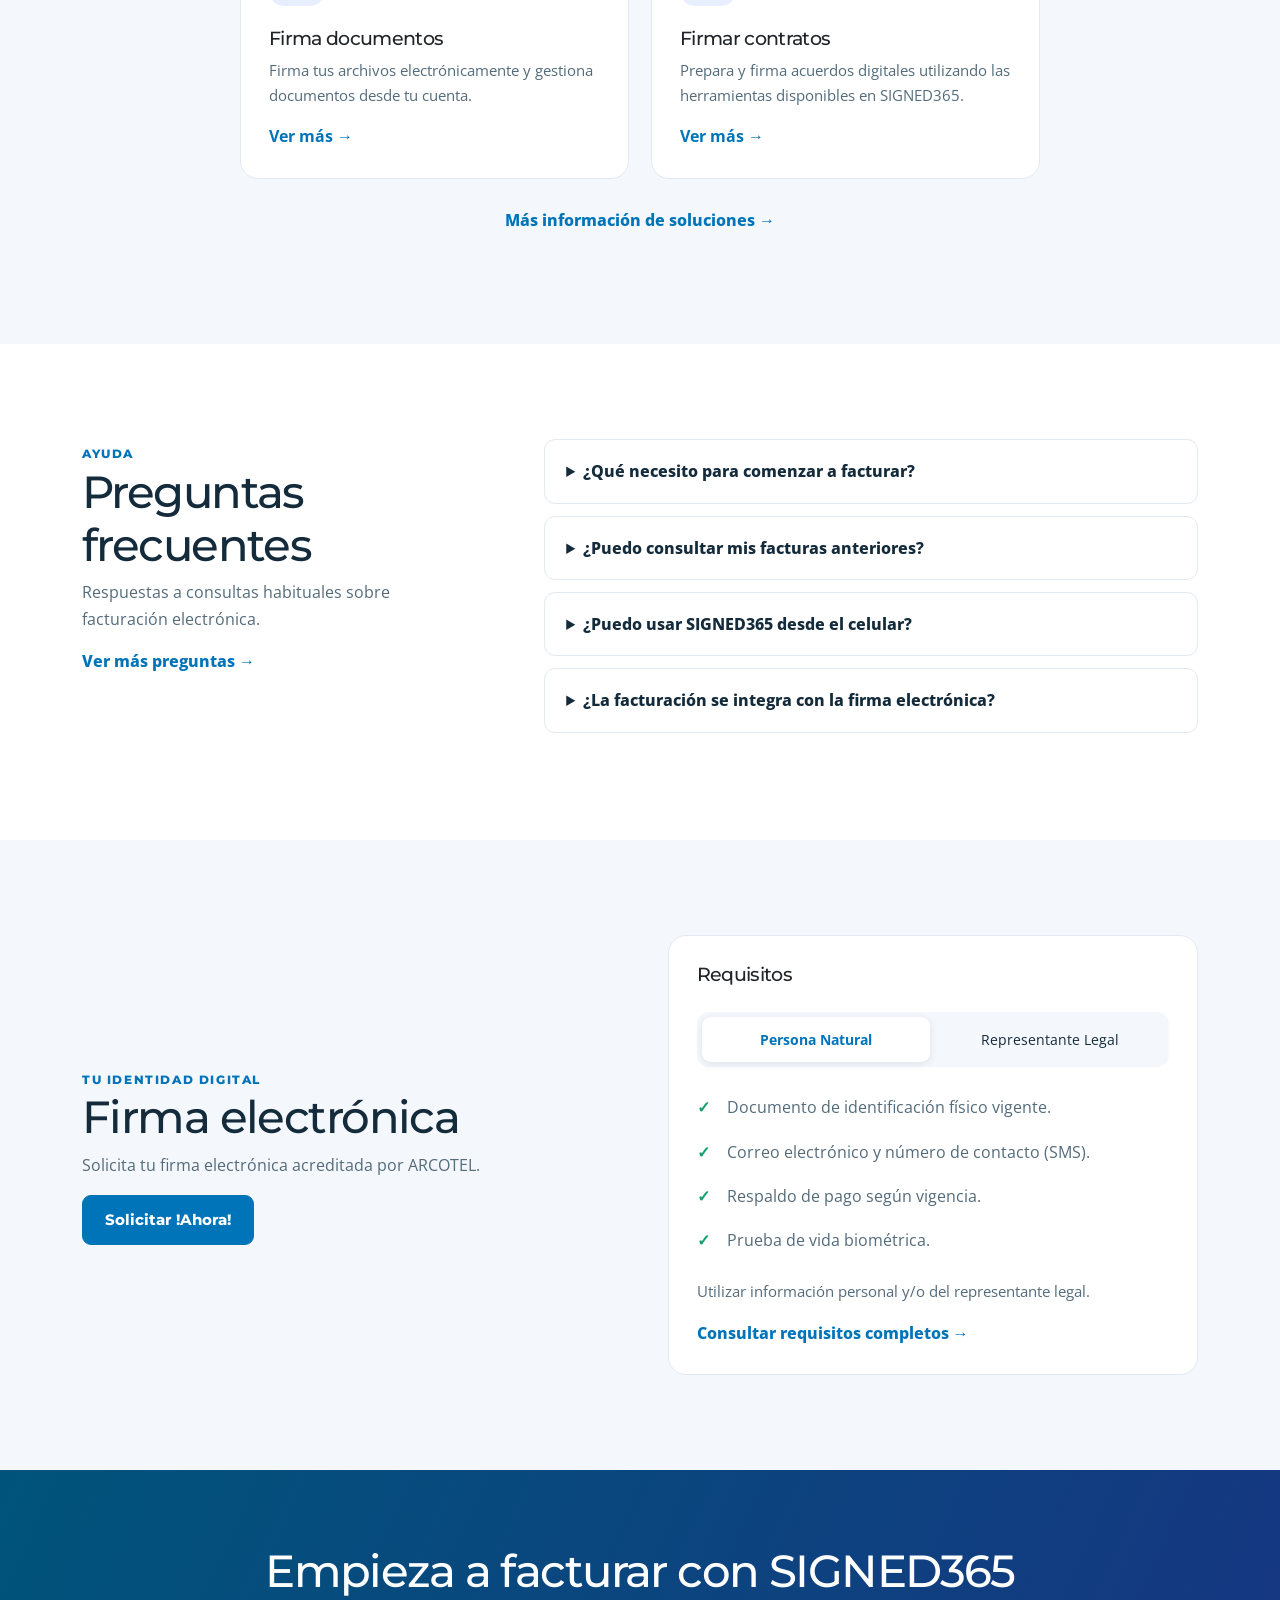
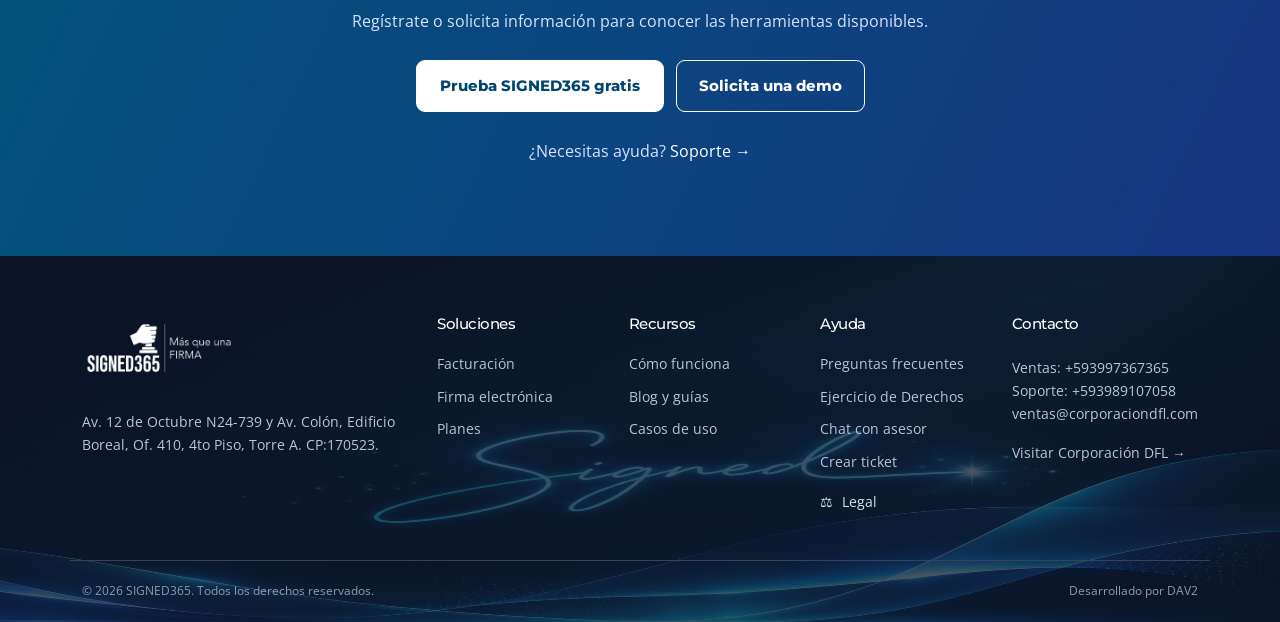
<file: pginter/factuelectro.html>
<!DOCTYPE html>

<html lang="es-EC">
<head>
<meta charset="utf-8"/>
<meta content="width=device-width, initial-scale=1" name="viewport"/>
<meta content="Conoce la facturación electrónica de SIGNED365: emisión de comprobantes, gestión y herramientas digitales para tu negocio." name="description"/>
<title>
   Facturación electrónica | SIGNED365
  </title>
<link href="../assets/favicon.png" rel="icon"/>
<link href="https://fonts.googleapis.com" rel="preconnect"/>
<link crossorigin="" href="https://fonts.gstatic.com" rel="preconnect"/>
<link href="https://fonts.googleapis.com/css2?family=Montserrat:wght@500;600;700;800&amp;family=Open+Sans:wght@300;400;500;600;700&amp;display=swap" rel="stylesheet"/>
<link href="https://cdn.jsdelivr.net/npm/bootstrap@5.3.3/dist/css/bootstrap.min.css" rel="stylesheet"/>
<link href="../css/styles.css" rel="stylesheet"/>
<link href="../css/announcement.css" rel="stylesheet"/>
<link href="../css/v4.css" rel="stylesheet"/>
<link href="../css/v5.css" rel="stylesheet"/>
<link href="../css/v5-fixes.css" rel="stylesheet"/>
<link href="../css/internas.css" rel="stylesheet"/>
<link href="../css/v6-fixes.css" rel="stylesheet"/>

<!-- V8 · Popup fade y ajustes visuales -->
<link href="../css/v7.css" rel="stylesheet"/>  
<link rel="stylesheet" href="../css/v8.css"/>
<!-- Cookies: estilos compartidos -->
<link rel="stylesheet" href="../css/cookies.css"/>
<!-- Presentación de GIF y capturas de plataforma -->
<link rel="stylesheet" href="../css/visual-plataforma.css"/>
<!-- Efecto parallax para el footer -->
<link rel="stylesheet" href="../css/footer-parallax.css"/>

<!-- Función de PopUp (Anuncio) -->
<script defer src="../js/announcement-config.js"></script>
<script defer="" src="../js/announcement-shared.js"></script>
<script defer="" src="../js/announcement.js"></script>

<script defer="" src="../js/v4.js"></script>

</head>
<body>
<a class="skip" href="#contenido">
   Ir al contenido
  </a>
<!-- 01. CABECERA Y NAVEGACIÓN -->
<header class="header" id="inicio">
       <div class="container nav">
              <a aria-label="SIGNED365, inicio" class="logo" href="#">
                     <picture class="brand-picture">
                            <img alt="SIGNED365 · Más que una firma" class="brand-logo logo-light" src="../assets/logo-color.png"/>
                            <img alt="" aria-hidden="true" class="brand-logo logo-dark" src="../assets/logo-blanco.png"/>
                     </picture>
              </a>
              <button aria-controls="main-nav" aria-expanded="false" aria-label="Abrir menú" class="menu-toggle">
                     ☰
              </button>
              <nav aria-label="Navegación principal" id="main-nav">
                     <a href="../index.html">
                            Inicio
                     </a>
                     <div class="nav-dropdown">
                            <a href="../pginter/soluciones.html" aria-haspopup="true" class="nav-dropdown-link">
                                   Soluciones
                            </a>
                            <button aria-controls="firma-submenu" aria-expanded="false" aria-label="Soluciones SIGNED365" class="nav-dropdown-toggle" type="button">
                                   &gt;
                            </button>
                            <div class="nav-submenu" id="firma-submenu">
                                   <a href="factuelectro.html">
                                          Facturar Electrónicamente
                                   </a>
                                   <a href="firmadoc.html">
                                          Firmar de Documentos
                                   </a>
                                   <a href="firmadoc.html">
                                          Multifirma
                                   </a>
                            </div>
                     </div>
                     <a href="../index.html#planes">
                            Planes
                     </a>
                     <a href="../index.html#firma">
                            Firma Electrónica
                     </a>
                     <a href="faq.html">
                            Ayuda
                     </a>
                     <div class="nav-dropdown">
                            <a aria-haspopup="true" class="nav-dropdown-link">
                                   Recursos
                            </a>
                            <button aria-controls="firma-submenu" aria-expanded="false" aria-label="Soluciones SIGNED365" class="nav-dropdown-toggle" type="button">
                                   &gt;
                            </button>
                            <div class="nav-submenu" id="firma-submenu">
                                   <a href="../pginter/blog365.html">
                                          Blog
                                   </a>
                                   <a href="../pginter/recursos.html">
                                          Guías
                                   </a>
                            </div>
                     </div>
              </nav>
              <div class="nav-actions">
                     <a href="#contacto">
                            Contacto
                     </a>
                     <a class="btn btn-primary btn-sm" href="https://appsigned365.corporaciondfl.com/login" target="_blank">
                            Ir a SIGNED365
                     </a>
                     <button aria-label="Cambiar tema" class="icon-btn" id="theme">
                            ◐
                     </button>
              </div>
       </div>
</header>

<!-- 02. CONTENIDO PRINCIPAL -->
<main id="contenido">
       <!-- 01 · PORTADA -->
       <section class="section internal-hero" id="portada-facturacion">
              <div class="container internal-hero-grid">
                     <div data-reveal="">
                            <span class="eyebrow">
                                   SOLUCIONES SIGNED365
                            </span>
                            <h1>
                                   Facturación
                                   <em>
                                   electrónica
                                   </em>
                            </h1>
                            <p>
                                   Emite y organiza tus comprobantes electrónicos desde una sola plataforma. Gestiona tu facturación y consulta la información de tu negocio en cualquier momento.
                            </p>
                            <div class="actions">
                                   <a class="btn btn-primary" href="https://appsigned365.corporaciondfl.com/registro" rel="noopener" target="_blank">
                                          Prueba SIGNED365 gratis
                                   </a>
                                   <a class="btn btn-outline" href="#solicitar-demo">
                                          Solicita una demo
                                   </a>
                            </div>
                     </div>
                     <div class="internal-hero-visual" data-reveal="">
                            <div class="video-laptop">
                                   <div class="video-laptop-bezel">
                                          <div class="video-placeholder video-player video-laptop-screen internal-hero-player" data-video-src="https://www.corporaciondfl.com/es/vids/ss-exitoF/ss-exitoF.mp4" data-video-title="Facturación electrónica SIGNED365">
                                                 <button aria-label="Reproducir video de Facturación electrónica" class="video-play-button" type="button">
                                                        <span class="play">
                                                               ▶
                                                        </span>
                                                        <strong>
                                                               Conoce SIGNED365
                                                        </strong>
                                                        <small>
                                                               Reproducir video
                                                        </small>
                                                 </button>
                                                 <div class="video-media" hidden=""></div>
                                          </div>
                                   </div>
                                   <div aria-hidden="true" class="video-laptop-base"></div>
                            </div>
                     </div>
              </div>
       </section>
       <!-- 02 · BENEFICIOS -->
       <section class="section" id="beneficios">
              <div class="container">
                     <div class="section-heading" data-reveal="">
                            <span class="eyebrow">
                                   VENTAJAS
                            </span>
                            <h2>
                                   Beneficios clave
                            </h2>
                            <p>
                                   Herramientas para gestionar tus comprobantes desde un mismo lugar.
                            </p>
                     </div>
                     <div class="cards three">
                            <article class="card" data-reveal="">
                                   <div aria-hidden="true" class="symbol">
                                          ▤
                                   </div>
                                   <h3>
                                          Emisión de comprobantes
                                   </h3>
                                   <p>
                                          Genera tus facturas electrónicas desde la plataforma y mantén la información de tus operaciones organizada.
                                   </p>
                            </article>
                            <article class="card" data-reveal="">
                                   <div aria-hidden="true" class="symbol">
                                          ⌕
                                   </div>
                                   <h3>
                                          Consulta y seguimiento
                                   </h3>
                                   <p>
                                          Accede al historial de documentos emitidos para consultar la información cuando la necesites.
                                   </p>
                            </article>
                            <article class="card" data-reveal="">
                                   <div aria-hidden="true" class="symbol">
                                          ▣
                                   </div>
                                   <h3>
                                          Todo en un solo lugar
                                   </h3>
                                   <p>
                                          Complementa la facturación con las herramientas de firma y gestión documental de SIGNED365.
                                   </p>
                            </article>
                     </div>
              </div>
       </section>
       <!-- 03 · CÓMO FUNCIONA -->
       <section class="section soft" id="como-funciona">
              <div class="container">
                     <div class="section-heading" data-reveal="">
                            <span class="eyebrow">
                                   EN CUATRO PASOS
                            </span>
                            <h2>
                                   Cómo funciona
                            </h2>
                     </div>
                     <div class="steps-four">
                            <article data-reveal="">
                                   <span>
                                          01
                                   </span>
                                   <h3>
                                          Crea tu cuenta
                                   </h3>
                                   <p>
                                          Regístrate gratis en SIGNED365.
                                   </p>
                            </article>
                            <article data-reveal="">
                                   <span>
                                          02
                                   </span>
                                   <h3>
                                          Configura tu información
                                   </h3>
                                   <p>
                                          Completa los datos necesarios para emitir comprobantes.
                                   </p>
                            </article>
                            <article data-reveal="">
                                   <span>
                                          03
                                   </span>
                                   <h3>
                                          Emite tus facturas
                                   </h3>
                                   <p>
                                          Registra tus operaciones y genera los documentos correspondientes.
                                   </p>
                            </article>
                            <article data-reveal="">
                                   <span>
                                          04
                                   </span>
                                   <h3>
                                          Consulta tus documentos
                                   </h3>
                                   <p>
                                          Revisa los comprobantes desde tu cuenta.
                                   </p>
                            </article>
                     </div>
              </div>
       </section>
       <!-- 04 · FUNCIONES PRINCIPALES -->
       <section class="section" id="funciones">
              <div class="container">
                     <div class="section-heading" data-reveal="">
                            <span class="eyebrow">
                                   HERRAMIENTAS
                            </span>
                            <h2>
                                   Funciones principales
                            </h2>
                     </div>
                     <div class="feature-row" data-reveal="">
                            <img class="platform-feature-image" alt="Crear Cliente en SIGNED365" width="870" height="500" loading="lazy" src="../assets/plataforma/emision_ani.gif"/>
                            <div>
                                   <span class="eyebrow">
                                          EMISIÓN
                                   </span>
                                   <h3>
                                          Factura desde una interfaz sencilla
                                   </h3>
                                   <p>
                                          Prepara comprobantes electrónicos y administra la información de tus clientes y productos desde tu cuenta.
                                   </p>
                                   <ul class="checks">
                                          <li>
                                                 Registro de clientes y productos
                                          </li>
                                          <li>
                                                 Emisión de comprobantes electrónicos
                                          </li>
                                          <li>
                                                 Consulta del historial
                                          </li>
                                   </ul>
                            </div>
                     </div>
                     <div class="feature-row reverse" data-reveal="">
                            <img class="platform-feature-image" alt="Crear Cliente en SIGNED365" width="850" height="590" loading="lazy" src="../assets/plataforma/gestion_ani.gif"/>
                            <div>
                                   <span class="eyebrow">
                                          GESTIÓN
                                   </span>
                                   <h3>
                                          Organiza tus productos y clientes
                                   </h3>
                                   <p>
                                          Crea un listado de tus clientes y de tus productos más utilizados.<br>
                                          Hazlo de una manera rápida y sencilla.<br>
                                   </p>
                                   <a class="inline-link" href="https://appsigned365.corporaciondfl.com/" rel="noopener" target="_blank">
                                          Comenzar ahora →
                                   </a>
                            </div>
                     </div>
              </div>
       </section>
       <!-- 05 · OTRAS SOLUCIONES -->
       <section class="section soft" id="otras-soluciones">
              <div class="container">
                     <div class="section-heading" data-reveal="">
                            <span class="eyebrow">
                                   DESCUBRE MÁS
                            </span>
                            <h2>
                                   Otras soluciones
                            </h2>
                     </div>
                     <div class="cards solution-cards">
                            <article class="card" data-reveal="">
                                   <div aria-hidden="true" class="symbol">
                                          ✍
                                   </div>
                                   <h3>
                                          Firma documentos
                                   </h3>
                                   <p>
                                          Firma tus archivos electrónicamente y gestiona documentos desde tu cuenta.
                                   </p>
                                   <a href="../index.html#soluciones">
                                          Ver más →
                                   </a>
                            </article>
                            <article class="card" data-reveal="">
                            <div aria-hidden="true" class="symbol">
                                   ▧
                                   </div>
                            <h3>
                                   Firmar contratos
                                   </h3>
                            <p>
                                   Prepara y firma acuerdos digitales utilizando las herramientas disponibles en SIGNED365.
                                   </p>
                            <a href="../index.html#soluciones">
                                   Ver más →
                                   </a>
                            </article>
                     </div>
                     <p class="center-link">
                     <a href="../index.html#soluciones">
                            Más información de soluciones →
                     </a>
                     </p>
              </div>
       </section>
       <!-- 06 · PREGUNTAS FRECUENTES -->
       <section class="section" id="preguntas">
       <div class="container faq-grid">
       <div data-reveal="">
       <span class="eyebrow">
              AYUDA
       </span>
       <h2>
              Preguntas frecuentes
       </h2>
       <p>
              Respuestas a consultas habituales sobre facturación electrónica.
       </p>
       <a class="inline-link" href="../index.html#faq">
              Ver más preguntas →
       </a>
       </div>
       <div class="faq-list" data-reveal="">
       <details>
       <summary>
              ¿Qué necesito para comenzar a facturar?
              </summary>
       <p>
              Debes contar con una cuenta y completar la configuración correspondiente. Los requisitos específicos dependen de tu situación tributaria.
              </p>
       </details>
       <details>
       <summary>
              ¿Puedo consultar mis facturas anteriores?
              </summary>
       <p>
              La plataforma incluye un historial para consultar los comprobantes registrados en tu cuenta.
              </p>
       </details>
       <details>
       <summary>
              ¿Puedo usar SIGNED365 desde el celular?
              </summary>
       <p>
              La interfaz está diseñada para adaptarse a diferentes tamaños de pantalla.
              </p>
       </details>
       <details>
       <summary>
              ¿La facturación se integra con la firma electrónica?
              </summary>
       <p>
              SIGNED365 reúne herramientas de firma y facturación en una misma plataforma.
              </p>
       </details>
       </div>
       </div>
       </section>
       <!-- 07. FIRMA Y REQUISITOS -->
       <section class="section soft" id="firma">
       <div class="container split">
       <div data-reveal="">
       <span class="eyebrow">
                                   TU IDENTIDAD DIGITAL
                            </span>
       <h2>
                                   Firma electrónica
                            </h2>
       <p>
                                   Solicita tu firma electrónica acreditada por ARCOTEL.
                            </p>
       <a class="btn btn-primary" href="https://s.ia365.pro/dfl365" target="_blank">
                                   Solicitar !Ahora!
                            </a>
       <!-- TEMPORIZADOR SIGNED DAY -->
       <div aria-label="Promoción SIGNED DAY" class="container signed-day" hidden="" id="signed-day">
       <div class="signed-day-title">
                                   SIGNED DAY
                                   <span>
                                          La promoción termina en:
                                   </span>
       </div>
       <div aria-live="off" class="signed-day-clock" role="timer">
       <div>
       <strong id="sd-hours">
                                          00
                                          </strong>
       <span>
                                          HORAS
                                          </span>
       </div>
       <div>
       <strong id="sd-minutes">
                                          00
                                          </strong>
       <span>
                                          MIN
                                          </span>
       </div>
       <div>
       <strong id="sd-seconds">
                                          00
                                          </strong>
       <span>
                                          SEG
                                          </span>
       </div>
       </div>
       <p>
                                   ¡Cada Jueves! 20% de descuento.
                                   </p>
       </div>
       </div>
       <div class="card" data-reveal="">
       <h3>
                                   Requisitos
                            </h3>
       <div aria-label="Tipo de solicitante" class="requirements-tabs" role="tablist">
       <button aria-controls="panel-natural" aria-selected="true" class="is-active" id="tab-natural" role="tab" type="button">
                                   Persona Natural
                                   </button>
       <button aria-controls="panel-legal" aria-selected="false" id="tab-legal" role="tab" tabindex="-1" type="button">
                                   Representante Legal
                                   </button>
       </div>
       <div aria-labelledby="tab-natural" id="panel-natural" role="tabpanel">
       <ul class="checks">
       <li>
                                          Documento de identificación físico vigente.
                                   </li>
       <li>
                                          Correo electrónico y número de contacto (SMS).
                                   </li>
       <li>
                                          Respaldo de pago según vigencia.
                                   </li>
       <li>
                                          Prueba de vida biométrica.
                                   </li>
       </ul>
       </div>
       <div aria-labelledby="tab-legal" hidden="" id="panel-legal" role="tabpanel">
       <ul class="checks">
       <li>
                                          Documento de identificación físico vigente.
                                   </li>
       <li>
                                          Correo electrónico y número de contacto (SMS).
                                   </li>
       <li>
                                          RUC de la empresa (PDF).
                                   </li>
       <li>
                                          Estatutos o Constitución de la empresa (PDF).
                                   </li>
       <li>
                                          Nombramiento del representante legal (PDF).
                                   </li>
       <li>
                                          Razón de inscripción del nombramiento (PDF).
                                   </li>
       <li>
                                          Aceptación de nombramiento del representante (PDF).
                                   </li>
       <li>
                                          Respaldo de pago según vigencia.
                                   </li>
       <li>
                                          Prueba de vida biométrica.
                                   </li>
       </ul>
       </div>
       <p class="requirements-note">
                                   Utilizar información personal y/o del representante legal.
                            </p>
       <a href="#sinlink">
                                   Consultar requisitos completos →
                            </a>
       </div>
       </div>
       </section>
       <!-- 08 · CTA COMPARTIDO -->
       <section class="cta" id="solicitar-demo">
       <div class="container" data-reveal="">
       <h2>
       Empieza a facturar con SIGNED365
       </h2>
       <p>
       Regístrate o solicita información para conocer las herramientas disponibles.
       </p>
       <div class="actions centered">
       <a class="btn btn-white" href="https://appsigned365.corporaciondfl.com/registro" rel="noopener" target="_blank">
              Prueba SIGNED365 gratis
       </a>
       <a class="btn btn-outline-white" href="https://wa.me/593997367365?text=Hola%2C%20quisiera%20una%20demo%20de%20facturaci%C3%B3n%20electr%C3%B3nica%20SIGNED365" rel="noopener" target="_blank">
              Solicita una demo
       </a>
       </div>
       <p>
       ¿Necesitas ayuda?
       <a href="https://form.jotform.com/signed365/soporte" rel="noopener" target="_blank">
              Soporte →
       </a>
       </p>
       </div>
       </section>
</main>
<!-- 10. PIE DE PÁGINA -->
<footer class="footer footerfondo" id="contacto">
    <div class="container footer-grid">
        <div>
            <a class="logo" href="#">
                <picture class="brand-picture">
                    <img alt="SIGNED365 · Más que una firma" class="brand-logo logo-light" src="../assets/logo-color.png">
                        <img alt="" aria-hidden="true" class="brand-logo logo-dark" src="../assets/logo-blanco.png">
                        </img>
                    </img>
                </picture>
            </a>
            <p>
                Av. 12 de Octubre N24-739 y Av. Colón, Edificio Boreal, Of. 410, 4to Piso, Torre A. CP:170523.
            </p>
        </div>
        <div>
            <h3>
                Soluciones
            </h3>
            <a href="factuelectro.html">
                Facturación
            </a>
            <a href="../index.html#firma">
                Firma electrónica
            </a>
            <a href="../index.html#planes">
                Planes
            </a>
        </div>
        <div>
            <h3>
                Recursos
            </h3>
            <a href="../index.html#funciona">
                Cómo funciona
            </a>
            <a href="../index.html#recursos">
                Blog y guías
            </a>
            <a href="../index.html#casos">
                Casos de uso
            </a>
        </div>
        <div id="ayuda">
            <h3>
                Ayuda
            </h3>
            <a href="faq.html">
                Preguntas frecuentes
            </a>
            <a href="https://www.corporaciondfl.com/es/sugerencias_quejas.html#sugerencias" id="ejercicioderechos" target="_blank">
                Ejercicio de Derechos
            </a>
            <a href="https://wa.me/593997367365?text=Hola%2C%20necesito%20chat%20con%20un%20asesor%20de%20SIGNED365,%20escribo%20desde%20la%20web." target="_blank">
                Chat con asesor
            </a>
            <a href="https://form.jotform.com/signed365/soporte" rel="noopener" target="_blank">
                Crear ticket
            </a>
            <!-- Modal Legal   -->
            <button aria-controls="legal-modal" aria-haspopup="dialog" class="footer-legal-trigger" id="legal-open" type="button">
                <span aria-hidden="true">
                    ⚖
                </span>
                    Legal
            </button>
        </div>
        <div>
            <h3>
                Contacto
            </h3>
            <p>
                Ventas: +593997367365<br/>
                Soporte: +593989107058<br/>
                ventas@corporaciondfl.com<br/>
            </p>
            <a href="https://www.corporaciondfl.com/" rel="noopener" target="_blank">
                Visitar Corporación DFL →
            </a>
        </div>
    </div>
    <div class="container footer-bottom">
        <span>
            ©
            <span id="year">
                2026
            </span>
            SIGNED365. Todos los derechos reservados.
        </span>
        <span>
            Desarrollado por DAV2
        </span>
    </div>
</footer>

<!-- BOTONES FLOTANTES -->
<div class="anchor-target" id="demo"></div>
<div class="anchor-target" id="acceso"></div>
<div class="anchor-target" id="administracion"></div>
<div class="floating">
    <button aria-controls="announcement-panel" aria-expanded="false" aria-label="Abrir anuncio importante" class="announcement-bell" id="announcement-bell" title="Abrir anuncio importante" type="button">
        <svg aria-hidden="true" fill="none" height="23" stroke="currentColor" stroke-linecap="round" stroke-linejoin="round" stroke-width="2" viewbox="0 0 24 24" width="23" xmlns="http://www.w3.org/2000/svg">
            <path d="M18 8a6 6 0 0 0-12 0c0 7-3 7-3 9h18c0-2-3-2-3-9"></path>
            <path d="M10 21h4"></path>
        </svg>
    </button>
    <button aria-label="Opciones de accesibilidad" id="accessibility" title="Aumentar tamaño de letra">
        Aa
    </button>
    <a href="#">
        <button aria-label="Subir al inicio" style="background-color:rgb(3, 197, 231)" title="Ir al Inicio">
            ↑
        </button>
    </a>
</div>
<div aria-live="polite" class="toast" id="toast" role="status"></div>

<!-- ANUNCIO COMPARTIDO: actualizable desde js/announcement-shared.js -->
<div id="announcement-mount"></div>
<dialog aria-labelledby="legal-title" class="legal-modal" id="legal-modal">
    <div class="legal-header">
        <div>
            <h2 id="legal-title">
                Información legal
            </h2>
            <p>
                Documentos de referencia · Contenido pendiente de aprobación
            </p>
        </div>
        <button aria-label="Cerrar información legal" id="legal-close" type="button">
            ×
        </button>
    </div>
    <div aria-label="Categorías legales" class="legal-tabs" role="tablist">
        <button aria-selected="true" class="is-active" data-legal="cookies" role="tab" type="button">
            Uso de Cookies
        </button>
        <button aria-selected="false" data-legal="datos" role="tab" type="button">
            Protección de Datos
        </button>
        <button aria-selected="false" data-legal="terminos" role="tab" type="button">
            Términos &amp; Condiciones
        </button>
        <button aria-selected="false" data-legal="promos" role="tab" type="button">
            Promociones &amp; Beneficios
        </button>
        <button aria-selected="false" data-legal="tratamiento" role="tab" type="button">
            Tratamiento de Datos Personales
        </button>
    </div>
    <div class="legal-body" id="legal-body" role="tabpanel" tabindex="0">
        <h3>
            Uso de Cookies
        </h3>
        <!-- Texto de apertura de Términos  -->
        <p>
            En el sitio web de SIGNED365 es una marca registrada de Corporación DFL Cía. Ltda. y utiliza cookies propias y de terceros para garantizar el correcto funcionamiento de la página, mejorar tu experiencia de navegación y analizar el uso de nuestros servicios.<br>
            Al seleccionar «Aceptar», autorizas el uso de cookies conforme a las finalidades descritas en nuestra Política de Cookies.<br>
            Puedes conocer más sobre el tratamiento de tus datos y el uso de estas tecnologías en nuestra Política de Cookies y Política de Privacidad. <samp style="background:rgb(3, 197, 231); color: rgb(0, 0, 0);">Ver <a href="https://www.corporaciondfl.com/es/sgsi/iso27701_politica_de_cookies.pdf" target="_blank">políticas extendidas</a> </samp><br>
        </p>
    </div>
    <div class="legal-footer">
        <small>
            .:: Última actualización 20 de febrero de 2025 ::.
        </small>
        <button class="btn btn-primary" id="legal-dismiss" type="button">
            Cerrar
        </button>
    </div>
</dialog>

<!-- INICIO Bloqueo botón derecho  -->
<script type="text/javascript">
    document.oncontextmenu = function(){return false}
</script>
<!-- FIN Bloqueo botón derecho -->

<script defer="" src="../js/video-interna.js"></script>
<script defer="True" src="../js/v7-shared.js"></script>
<script defer="True" src="../js/v7-links.js"></script>
<script defer="True" src="../js/v7-devices.js"></script>

<!-- Cookies: configuración y gestor compartidos -->
<script defer src="../js/cookies-config.js"></script>
<script defer src="../js/cookies.js"></script>

<!-- Efecto parallax para el footer -->
<script defer src="../js/footer-parallax.js"></script>
</body>
</html>
</file>
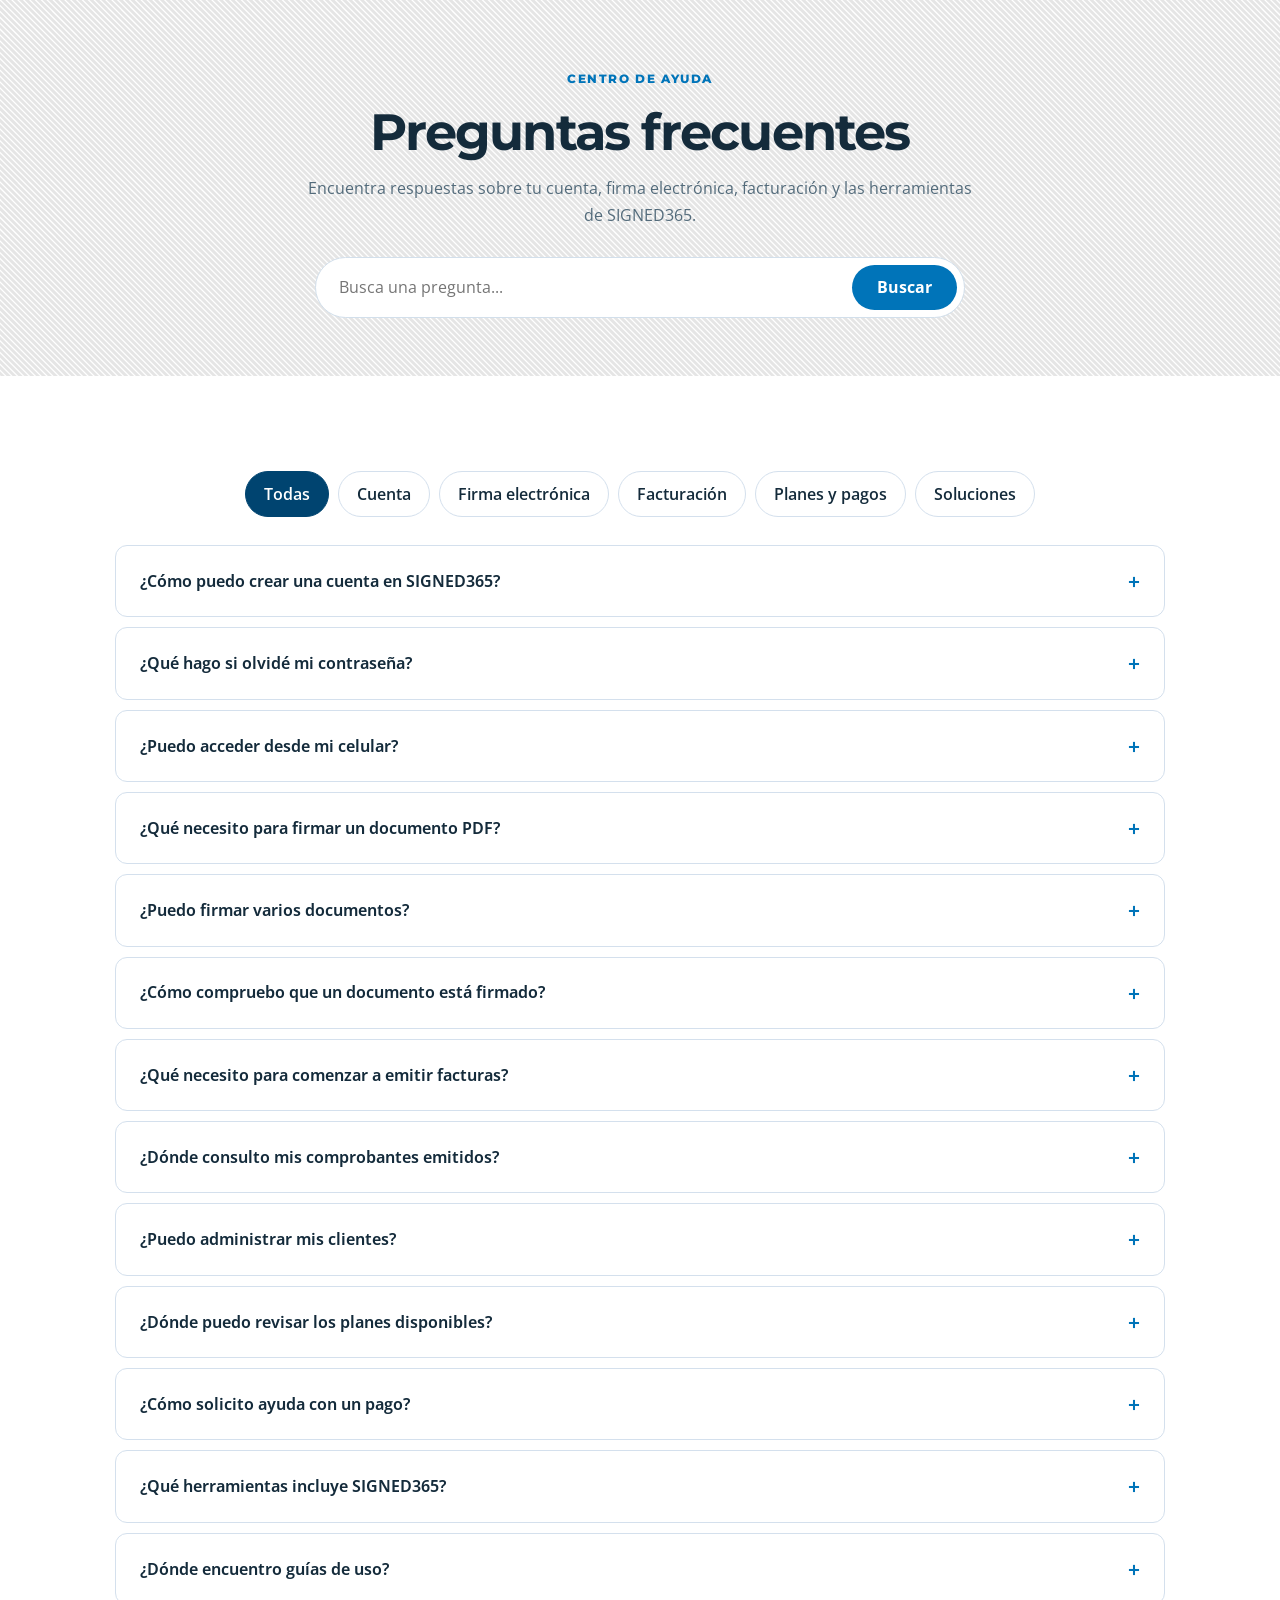
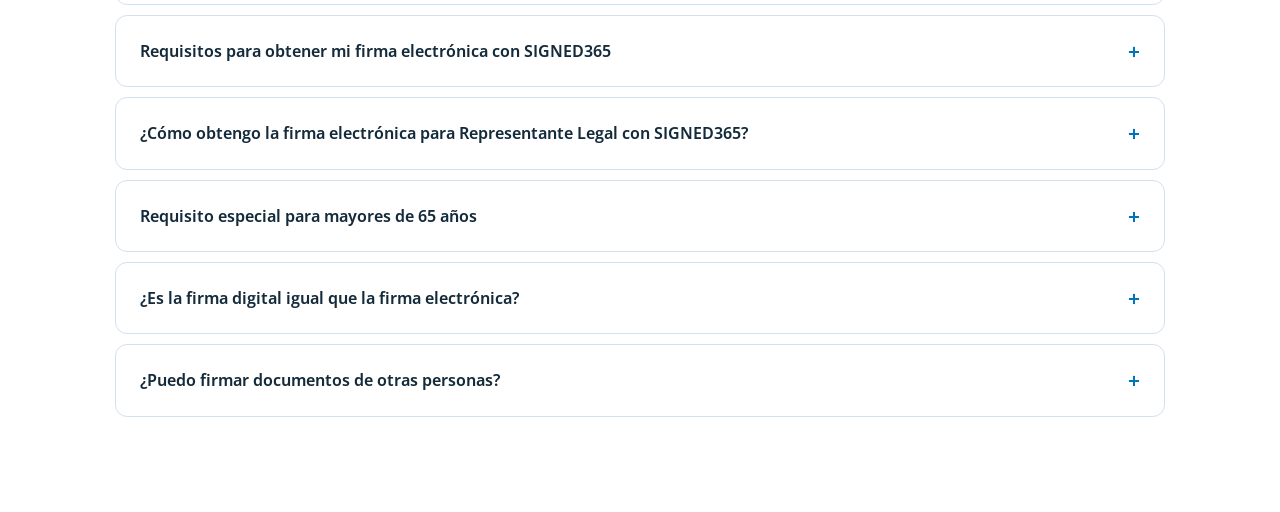
<file: pginter/faq-emb.html>
<!DOCTYPE html>

<html lang="es-EC">
<head>
<meta charset="utf-8"/>
<meta content="width=device-width, initial-scale=1" name="viewport"/>
<meta content="Centro de ayuda y preguntas frecuentes de SIGNED365." name="description"/>
<title>
    Preguntas frecuentes | SIGNED365
</title>
<link href="../assets/favicon.png" rel="icon"/>
<link href="https://fonts.googleapis.com" rel="preconnect"/>
<link crossorigin="" href="https://fonts.gstatic.com" rel="preconnect"/>
<link href="https://fonts.googleapis.com/css2?family=Montserrat:wght@500;600;700;800&amp;family=Open+Sans:wght@300;400;500;600;700&amp;display=swap" rel="stylesheet"/>
<link href="https://cdn.jsdelivr.net/npm/bootstrap@5.3.3/dist/css/bootstrap.min.css" rel="stylesheet"/>
<link href="../css/styles.css" rel="stylesheet"/>
<link href="../css/announcement.css" rel="stylesheet"/>
<link href="../css/v4.css" rel="stylesheet"/>
<link href="../css/v5.css" rel="stylesheet"/>
<link href="../css/v5-fixes.css" rel="stylesheet"/>
<link href="../css/internas.css" rel="stylesheet"/>
<link href="../css/v6-fixes.css" rel="stylesheet"/>
<link href="../css/v7.css" rel="stylesheet"/>
<link href="../css/v8.css" rel="stylesheet"/>

<!-- Cookies: estilos compartidos -->
<link rel="stylesheet" href="../css/cookies.css"/>
<!-- Efecto parallax para el footer -->
<link rel="stylesheet" href="../css/footer-parallax.css"/>

<!-- Función de PopUp (Anuncio) -->
<script defer src="../js/announcement-config.js"></script>
<script defer="" src="../js/announcement-shared.js"></script>
<script defer="" src="../js/announcement.js"></script>

<script defer="" src="../js/v4.js"></script>
<script defer="" src="../js/v7-shared.js"></script>
<script defer="" src="../js/v7-links.js"></script>
<script defer="" src="../js/v8-pages.js"></script>

<!-- V8 · Motivo de portada según tema (solo esta página) -->
    <style>
        .v8-wire-hero {
            background-color: #f3f7fc;
            background-image: url('../assets/motivo_b.png');
            background-repeat: repeat;
            background-size: 200px 200px;
        }
        :root.dark .v8-wire-hero {
            background-color: #101827;
            background-image: url('../assets/motivo_a.jfif');
        }
        :root.dark .v8-wire-hero h1 { color: #ffffff; }
        :root.dark .v8-wire-hero p { color: #d4e1ef; }

        /* V8: contraste de la ayuda adicional en tema oscuro */
        :root.dark .v8-wire-muted { background-color: #101827; }
        :root.dark .v8-wire-muted .v8-wire-help { background-color: #1e2d45; border-color: #4b7195; }
        :root.dark .v8-wire-muted .v8-wire-help h2 { color: #ffffff !important; }
        :root.dark .v8-wire-muted .v8-wire-help p { color: #d8e8f7 !important; }
        :root.dark .v8-wire-muted .v8-wire-help a:not(.btn) { color: #66c9ff !important; }
        :root.dark .v8-wire-muted .v8-wire-help .btn { color: #ffffff !important; border-color: #66c9ff !important; }
        :root.dark .v8-wire-muted .v8-wire-help .btn:hover { background-color: #0074b9; color: #ffffff !important; }
    </style>

</head>
<body>
<!-- 02. CONTENIDO PRINCIPAL -->
<main id="contenido">
<!-- 01. PORTADA Y BUSCADOR -->
<section class="v8-wire-hero"><div class="container">
    <span class="eyebrow">
        CENTRO DE AYUDA
    </span>
    <h1>
        Preguntas frecuentes
    </h1>
    <p>
        Encuentra respuestas sobre tu cuenta, firma electrónica, facturación y las herramientas de SIGNED365.
    </p>
    <form class="v8-wire-search" id="v8-faq-form" role="search">
        <label class="visually-hidden" for="v8-faq-search">
            Buscar una pregunta
        </label>
        <input autocomplete="off" id="v8-faq-search" placeholder="Busca una pregunta..." type="search"/>
        <button type="submit">
            Buscar
        </button>
    </form>
</div>
</section>

<!-- 02. CATEGORÍAS Y PREGUNTAS DESPLEGABLES -->
<section class="section" id="preguntas">
    <div class="container">
        <div aria-label="Categorías de preguntas" class="v8-wire-tabs">
            <button aria-pressed="true" class="is-active" data-v8-faq-filter="Todas" type="button">
                Todas
            </button>
            <button aria-pressed="false" class="" data-v8-faq-filter="Cuenta" type="button">
                Cuenta
            </button>
            <button aria-pressed="false" class="" data-v8-faq-filter="Firma electrónica" type="button">
                Firma electrónica
            </button>
            <button aria-pressed="false" class="" data-v8-faq-filter="Facturación" type="button">
                Facturación
            </button>
            <button aria-pressed="false" class="" data-v8-faq-filter="Planes y pagos" type="button">
                Planes y pagos
            </button>
            <button aria-pressed="false" class="" data-v8-faq-filter="Soluciones" type="button">
                Soluciones
            </button>
        </div>
        <div class="v8-wire-faq-list">
            <details data-v8-faq-category="Cuenta" data-v8-faq-item="">
                <summary>
                    ¿Cómo puedo crear una cuenta en SIGNED365?
                </summary>
                <div class="v8-wire-faq-answer">
                    <p>
                        Puedes registrarte desde el botón «Prueba SIGNED365».<br>
                        Completa los datos solicitados y sigue las indicaciones de la plataforma.<br>
                    </p>
                </div>
            </details>
            <details data-v8-faq-category="Cuenta" data-v8-faq-item="">
                <summary>
                    ¿Qué hago si olvidé mi contraseña?
                </summary>
                <div class="v8-wire-faq-answer">
                    <p>
                        En la pantalla de inicio de sesión selecciona «Recuperar contraseña» y sigue el procedimiento disponible.
                    </p>
                </div>
            </details>
            <details data-v8-faq-category="Cuenta" data-v8-faq-item="">
                <summary>
                    ¿Puedo acceder desde mi celular?
                </summary>
                <div class="v8-wire-faq-answer">
                    <p>
                        Puedes acceder a las funciones disponibles desde un navegador compatible en tu dispositivo móvil.
                    </p>
                </div>
            </details>
            <details data-v8-faq-category="Firma electrónica" data-v8-faq-item="">
                <summary>
                    ¿Qué necesito para firmar un documento PDF?
                </summary>
                <div class="v8-wire-faq-answer">
                    <p>
                        Necesitas contar con una firma electrónica válida y tener preparado el documento PDF que deseas firmar.
                    </p>
                </div>
            </details>
            <details data-v8-faq-category="Firma electrónica" data-v8-faq-item="">
                <summary>
                    ¿Puedo firmar varios documentos?
                </summary>
                <div class="v8-wire-faq-answer">
                    <p>
                        SIGNED365 ofrece herramientas de firma y gestión de documentos.<br>
                        La disponibilidad de funciones depende de las condiciones de tu cuenta.<br>
                    </p>
                </div>
            </details>
            <details data-v8-faq-category="Firma electrónica" data-v8-faq-item="">
                <summary>
                    ¿Cómo compruebo que un documento está firmado?
                </summary>
                <div class="v8-wire-faq-answer">
                    <p>
                        Utiliza la función de verificación de documentos y revisa la información de la firma que muestra la plataforma.
                    </p>
                </div>
            </details>
            <details data-v8-faq-category="Facturación" data-v8-faq-item="">
                <summary>
                    ¿Qué necesito para comenzar a emitir facturas?
                </summary>
                <div class="v8-wire-faq-answer">
                    <p>
                        Debes contar con la información tributaria correspondiente y configurar los datos requeridos para la emisión de comprobantes electrónicos.
                    </p>
                </div>
            </details>
            <details data-v8-faq-category="Facturación" data-v8-faq-item="">
                <summary>
                    ¿Dónde consulto mis comprobantes emitidos?
                </summary>
                <div class="v8-wire-faq-answer">
                    <p>
                        Ingresa a tu cuenta y busca el historial de comprobantes electrónicos para revisar los registros disponibles.
                    </p>
                </div>
            </details>
            <details data-v8-faq-category="Facturación" data-v8-faq-item="">
                <summary>
                    ¿Puedo administrar mis clientes?
                </summary>
                <div class="v8-wire-faq-answer">
                    <p>La plataforma contempla funciones de gestión de clientes para facilitar la emisión de comprobantes.

                    </p>
                </div>
            </details>
            <details data-v8-faq-category="Planes y pagos" data-v8-faq-item="">
                <summary>
                    ¿Dónde puedo revisar los planes disponibles?
                </summary>
                <div class="v8-wire-faq-answer">
                    <p>
                        Consulta la sección «Planes» de la página principal para conocer las opciones publicadas y sus condiciones.
                    </p>
                </div>
            </details>
            <details data-v8-faq-category="Planes y pagos" data-v8-faq-item="">
                <summary>
                    ¿Cómo solicito ayuda con un pago?
                </summary>
                <div class="v8-wire-faq-answer">
                    <p>
                        Puedes comunicarte con Soporte para consultar el estado de tu solicitud o pedir asistencia.
                    </p>
                </div>
            </details>
            <details data-v8-faq-category="Soluciones" data-v8-faq-item="">
                <summary>
                    ¿Qué herramientas incluye SIGNED365?
                </summary>
                <div class="v8-wire-faq-answer">
                    <p>
                        La plataforma reúne funciones para firmar documentos, gestionar archivos PDF y emitir comprobantes electrónicos.
                    </p>
                </div>
            </details>
            <details data-v8-faq-category="Soluciones" data-v8-faq-item="">
                <summary>
                    ¿Dónde encuentro guías de uso?
                </summary>
                <div class="v8-wire-faq-answer">
                    <p>
                        En la sección Recursos puedes consultar artículos y guías sobre las principales funciones de la plataforma.
                    </p>
                </div>
            </details>
            <details data-v8-faq-category="Firma electrónica" data-v8-faq-item="">
                <summary>
                    Requisitos para obtener mi firma electrónica con SIGNED365
                </summary>
                <div class="v8-wire-faq-answer">
                    <p>Nuestro equipo te acompaña en todo el proceso de obtención de tu firma electrónica de forma rápida y sencilla.<br>
                        Te asesoramos paso a paso para que puedas comenzar a firmar documentos sin complicaciones.</p>
                    <br>
                    <p>Una vez elijas el plan que se adapta a ti, solo sigue estos 4 sencillos pasos:</p>
                    <br>
                    <ol>
                        <li>Ingresa tu número de cédula.</li>
                        <li>Registra tu celular y correo.</li>
                        <li>Completa el formulario.</li>
                        <li>Realiza la verificación biométrica.</li>
                    </ol>
                    <p>Requisitos: cédula, celular con SMS, cámara activa, comprobante de pago.</p>
                </div>
            </details>
            <details data-v8-faq-category="Firma electrónica" data-v8-faq-item="">
                <summary>
                    ¿Cómo obtengo la firma electrónica para Representante Legal con SIGNED365?
                </summary>
                <div class="v8-wire-faq-answer">
                    <p>Nuestro equipo te acompaña en todo el proceso de obtención de tu firma electrónica de forma rápida y sencilla.</p>
                    <br>
                    <p>Te asesoramos paso a paso para que puedas comenzar a firmar documentos sin complicaciones.</p>
                    <br>
                    <p>Una vez elijas el plan que se adapta a ti, solo sigue estos 5 sencillos pasos:</p>
                    <br>
                    <ol>
                        <li>Ingresa tu número de cédula.</li>
                        <li>Registra tu celular y correo.</li>
                        <li>Completa el formulario.</li>
                        <li>Carga los siguientes documentos (Razón de inscripción, Constitución, Nombramiento)</li>
                        <li>Realiza la verificación biométrica.</li>
                    </ol>
                    <br>
                    <p>Cualquier duda o inquietud no dudes en contáctanos: +593997367365</p>
                </div>
            </details>
            <details data-v8-faq-category="Firma electrónica" data-v8-faq-item="">
                <summary>
                    Requisito especial para mayores de 65 años
                </summary>
                <div class="v8-wire-faq-answer">
                    <p>
                        Si tienes 65 años o más, necesitamos un paso adicional para validar tu identidad.<br>Por favor, graba un video breve leyendo el siguiente texto y envíalo al asesor que te está acompañando en el proceso.
                    </p>
                    <br>
                    <p>Texto para leer en el video:<br>
                        Hoy (fecha actual), yo (tu nombre y apellido completo), con cédula de identidad (tu número de cédula), autorizo la emisión de mi firma electrónica al correo (tu correo electrónico)
                    </p>
                </div>
            </details>
            <details data-v8-faq-category="Firma electrónica" data-v8-faq-item="">
                <summary>
                    ¿Es la firma digital igual que la firma electrónica?
                </summary>
                <div class="v8-wire-faq-answer">
                    <p>
                        <strong>No exactamente.</strong><br>
                        <br>
                        La firma electrónica es un término general que incluye varios tipos de firmas en medios digitales.<br>
                        La firma digital, en cambio, se basa en un certificado emitido por una entidad acreditada y ofrece el nivel más alto de seguridad y validez legal.<br> 
                        <br>
                        Con SIGNED365 obtendrás firmas electrónicas avanzadas que cumplen con la normativa ecuatoriana y son plenamente reconocidas por las autoridades.<br>
                    </p>
                    </div>
            </details>
            <details data-v8-faq-category="Firma electrónica" data-v8-faq-item="">
                <summary>
                    ¿Puedo firmar documentos de otras personas?
                </summary>
                <div class="v8-wire-faq-answer">
                    <p>
                        <strong>No es posible.</strong><br>
                        <br>
                        Cada firma electrónica es personal e intransferible, ya que está vinculada directamente a la identidad del titular.<br>
                        Sin embargo, puedes enviar documentos a terceros para que ellos los firmen digitalmente desde nuestra plataforma, lo que facilita acuerdos rápidos y seguros sin importar la distancia.<br>
                    </p>
                </div>
            </details>
        </div>
        <!-- Mensaje sin resultados -->
        <p class="v8-empty" hidden="" id="v8-faq-empty">
            ⚠️ No encontramos preguntas con esos términos. Prueba otra búsqueda. ⚠️
        </p>
    </div>
</section>

<!-- INICIO Bloqueo botón derecho  -->
<script type="text/javascript">
    document.oncontextmenu = function(){return false}
</script>
<!-- FIN Bloqueo botón derecho -->

</body>
</html>
</file>
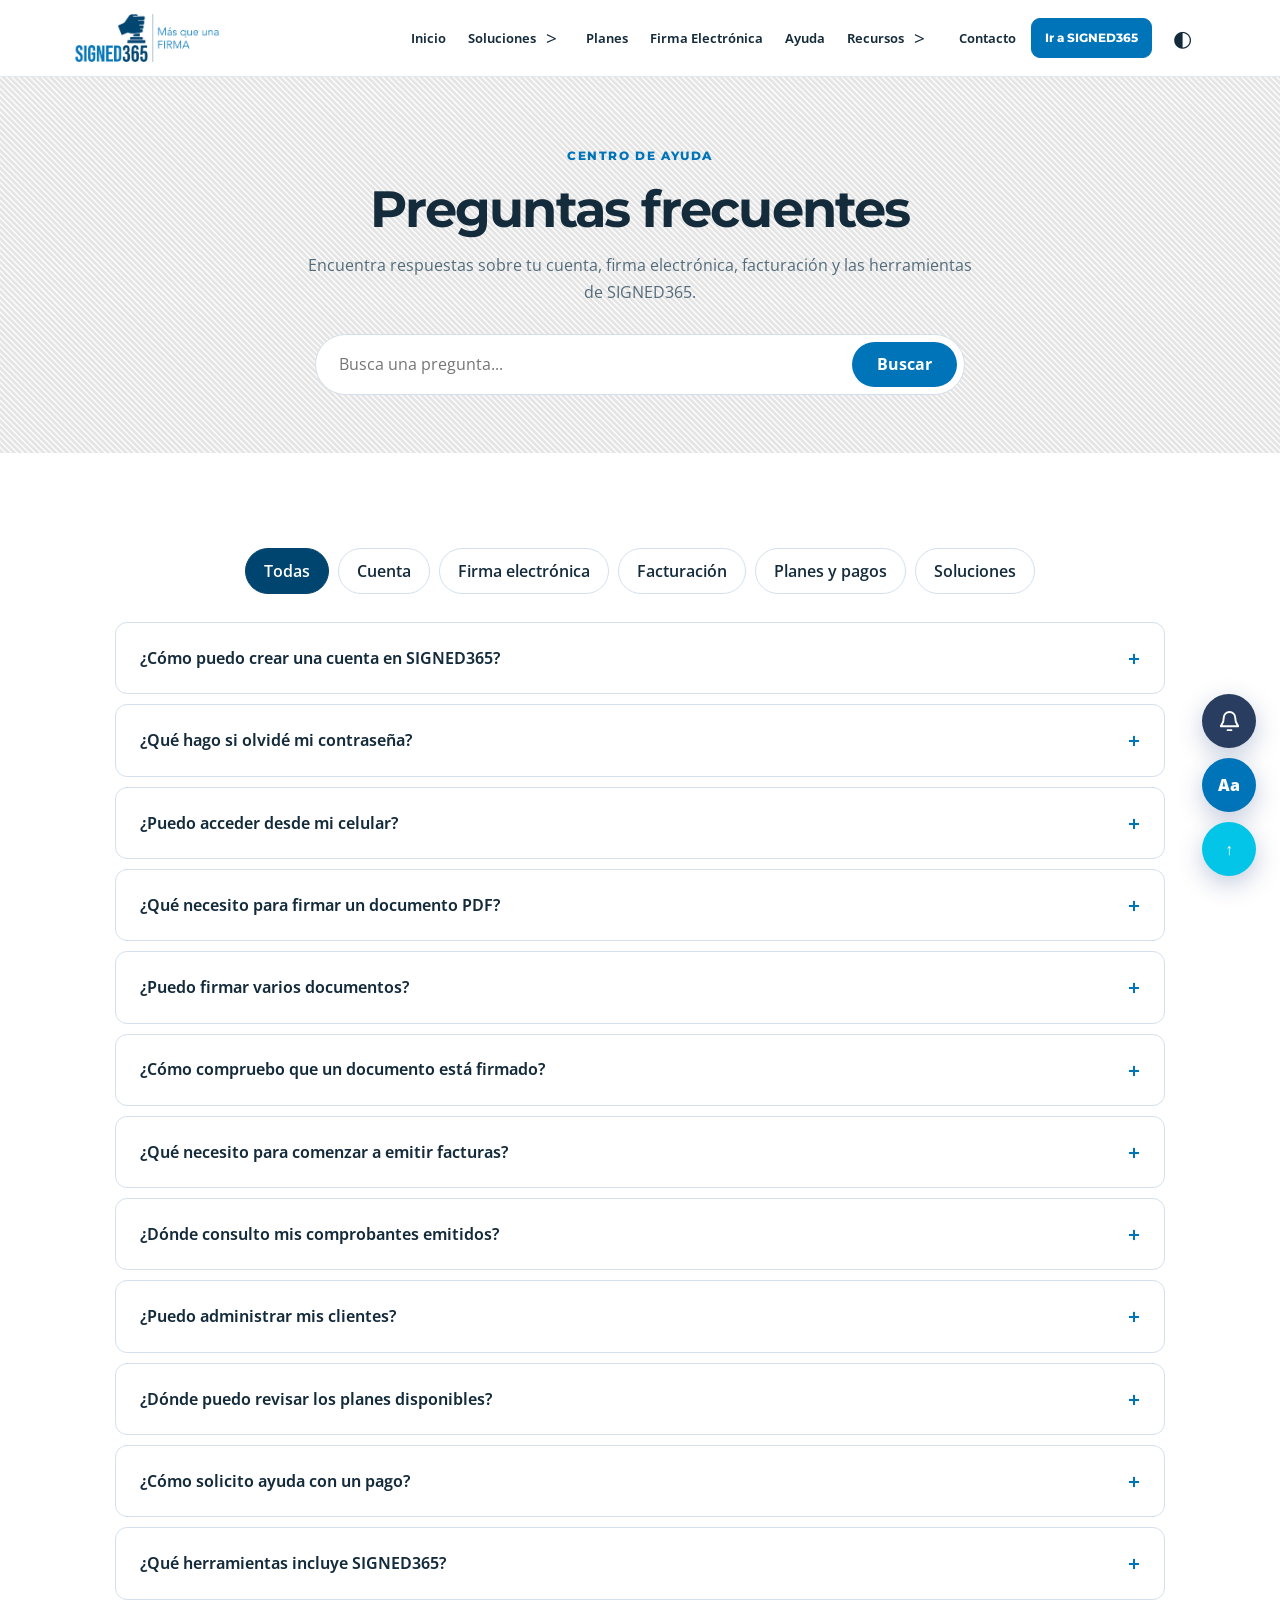
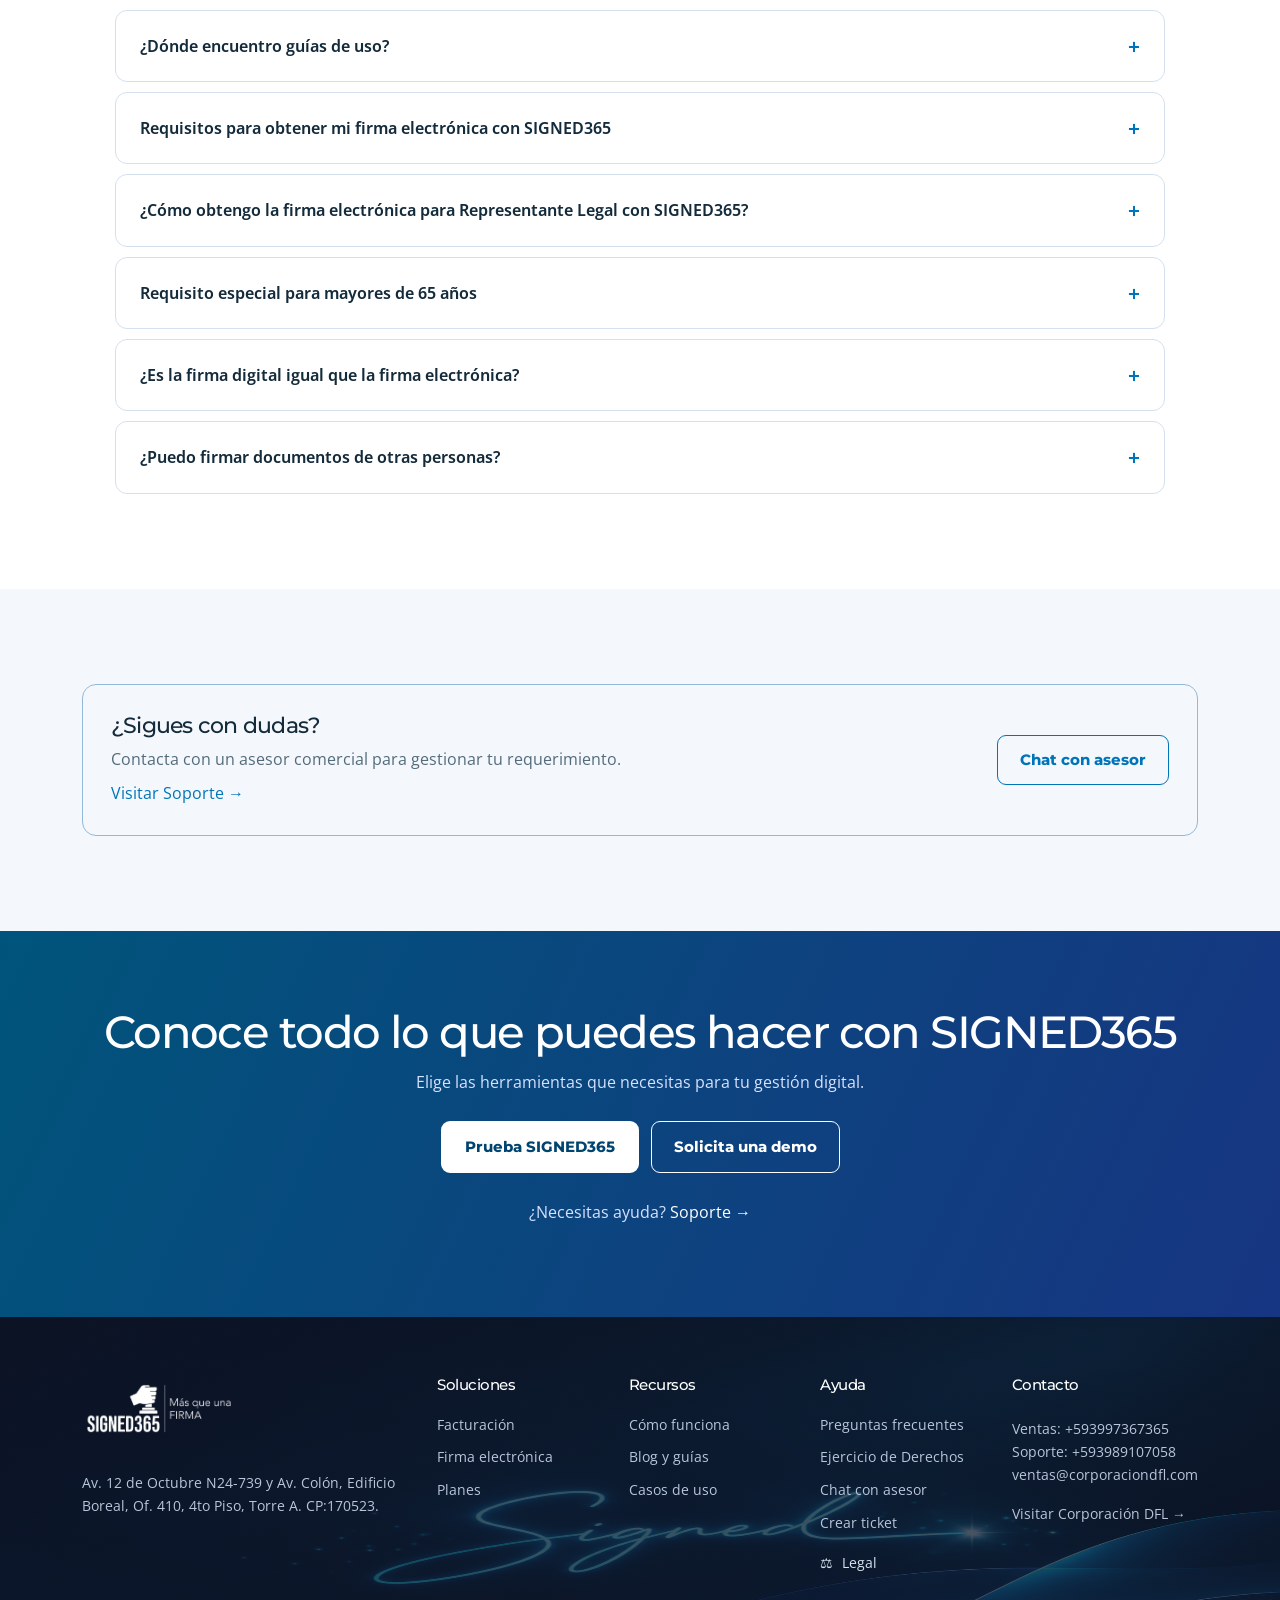
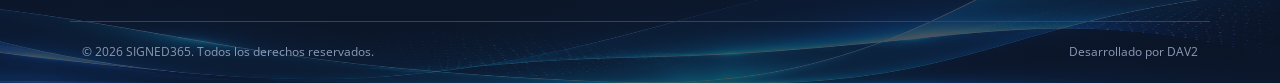
<file: pginter/faq.html>
<!DOCTYPE html>

<html lang="es-EC">
<head>
<meta charset="utf-8"/>
<meta content="width=device-width, initial-scale=1" name="viewport"/>
<meta content="Centro de ayuda y preguntas frecuentes de SIGNED365." name="description"/>
<title>
    Preguntas frecuentes | SIGNED365
</title>
<link href="../assets/favicon.png" rel="icon"/>
<link href="https://fonts.googleapis.com" rel="preconnect"/>
<link crossorigin="" href="https://fonts.gstatic.com" rel="preconnect"/>
<link href="https://fonts.googleapis.com/css2?family=Montserrat:wght@500;600;700;800&amp;family=Open+Sans:wght@300;400;500;600;700&amp;display=swap" rel="stylesheet"/>
<link href="https://cdn.jsdelivr.net/npm/bootstrap@5.3.3/dist/css/bootstrap.min.css" rel="stylesheet"/>
<link href="../css/styles.css" rel="stylesheet"/>
<link href="../css/announcement.css" rel="stylesheet"/>
<link href="../css/v4.css" rel="stylesheet"/>
<link href="../css/v5.css" rel="stylesheet"/>
<link href="../css/v5-fixes.css" rel="stylesheet"/>
<link href="../css/internas.css" rel="stylesheet"/>
<link href="../css/v6-fixes.css" rel="stylesheet"/>
<link href="../css/v7.css" rel="stylesheet"/>
<link href="../css/v8.css" rel="stylesheet"/>

<!-- Cookies: estilos compartidos -->
<link rel="stylesheet" href="../css/cookies.css"/>
<!-- Efecto parallax para el footer -->
<link rel="stylesheet" href="../css/footer-parallax.css"/>

<!-- Función de PopUp (Anuncio) -->
<script defer src="../js/announcement-config.js"></script>
<script defer="" src="../js/announcement-shared.js"></script>
<script defer="" src="../js/announcement.js"></script>

<script defer="" src="../js/v4.js"></script>
<script defer="" src="../js/v7-shared.js"></script>
<script defer="" src="../js/v7-links.js"></script>
<script defer="" src="../js/v8-pages.js"></script>

<!-- V8 · Motivo de portada según tema (solo esta página) -->
    <style>
        .v8-wire-hero {
            background-color: #f3f7fc;
            background-image: url('../assets/motivo_b.png');
            background-repeat: repeat;
            background-size: 200px 200px;
        }
        :root.dark .v8-wire-hero {
            background-color: #101827;
            background-image: url('../assets/motivo_a.jfif');
        }
        :root.dark .v8-wire-hero h1 { color: #ffffff; }
        :root.dark .v8-wire-hero p { color: #d4e1ef; }

        /* V8: contraste de la ayuda adicional en tema oscuro */
        :root.dark .v8-wire-muted { background-color: #101827; }
        :root.dark .v8-wire-muted .v8-wire-help { background-color: #1e2d45; border-color: #4b7195; }
        :root.dark .v8-wire-muted .v8-wire-help h2 { color: #ffffff !important; }
        :root.dark .v8-wire-muted .v8-wire-help p { color: #d8e8f7 !important; }
        :root.dark .v8-wire-muted .v8-wire-help a:not(.btn) { color: #66c9ff !important; }
        :root.dark .v8-wire-muted .v8-wire-help .btn { color: #ffffff !important; border-color: #66c9ff !important; }
        :root.dark .v8-wire-muted .v8-wire-help .btn:hover { background-color: #0074b9; color: #ffffff !important; }
    </style>

</head>
<body>
<a class="skip" href="#contenido">
            Ir al contenido
        </a>
<!-- 01. CABECERA Y NAVEGACIÓN -->
<header class="header" id="inicio">
       <div class="container nav">
              <a aria-label="SIGNED365, inicio" class="logo" href="#">
                     <picture class="brand-picture">
                            <img alt="SIGNED365 · Más que una firma" class="brand-logo logo-light" src="../assets/logo-color.png"/>
                            <img alt="" aria-hidden="true" class="brand-logo logo-dark" src="../assets/logo-blanco.png"/>
                     </picture>
              </a>
              <button aria-controls="main-nav" aria-expanded="false" aria-label="Abrir menú" class="menu-toggle">
                     ☰
              </button>
              <nav aria-label="Navegación principal" id="main-nav">
                     <a href="../index.html">
                            Inicio
                     </a>
                     <div class="nav-dropdown">
                            <a href="../pginter/soluciones.html" aria-haspopup="true" class="nav-dropdown-link">
                                   Soluciones
                            </a>
                            <button aria-controls="firma-submenu" aria-expanded="false" aria-label="Soluciones SIGNED365" class="nav-dropdown-toggle" type="button">
                                   &gt;
                            </button>
                            <div class="nav-submenu" id="firma-submenu">
                                   <a href="factuelectro.html">
                                          Facturar Electrónicamente
                                   </a>
                                   <a href="firmadoc.html">
                                          Firmar de Documentos
                                   </a>
                                   <a href="firmadoc.html">
                                          Multifirma
                                   </a>
                            </div>
                     </div>
                     <a href="../index.html#planes">
                            Planes
                     </a>
                     <a href="../index.html#firma">
                            Firma Electrónica
                     </a>
                     <a href="faq.html">
                            Ayuda
                     </a>
                     <div class="nav-dropdown">
                            <a aria-haspopup="true" class="nav-dropdown-link">
                                   Recursos
                            </a>
                            <button aria-controls="firma-submenu" aria-expanded="false" aria-label="Soluciones SIGNED365" class="nav-dropdown-toggle" type="button">
                                   &gt;
                            </button>
                            <div class="nav-submenu" id="firma-submenu">
                                   <a href="../pginter/blog365.html">
                                          Blog
                                   </a>
                                   <a href="../pginter/recursos.html">
                                          Guías
                                   </a>
                            </div>
                     </div>
              </nav>
              <div class="nav-actions">
                     <a href="#contacto">
                            Contacto
                     </a>
                     <a class="btn btn-primary btn-sm" href="https://appsigned365.corporaciondfl.com/login" target="_blank">
                            Ir a SIGNED365
                     </a>
                     <button aria-label="Cambiar tema" class="icon-btn" id="theme">
                            ◐
                     </button>
              </div>
       </div>
</header>

<!-- 02. CONTENIDO PRINCIPAL -->
<main id="contenido">
<!-- 01. PORTADA Y BUSCADOR -->
<section class="v8-wire-hero"><div class="container">
    <span class="eyebrow">
        CENTRO DE AYUDA
    </span>
    <h1>
        Preguntas frecuentes
    </h1>
    <p>
        Encuentra respuestas sobre tu cuenta, firma electrónica, facturación y las herramientas de SIGNED365.
    </p>
    <form class="v8-wire-search" id="v8-faq-form" role="search">
        <label class="visually-hidden" for="v8-faq-search">
            Buscar una pregunta
        </label>
        <input autocomplete="off" id="v8-faq-search" placeholder="Busca una pregunta..." type="search"/>
        <button type="submit">
            Buscar
        </button>
    </form>
</div>
</section>

<!-- 02. CATEGORÍAS Y PREGUNTAS DESPLEGABLES -->
<section class="section" id="preguntas">
    <div class="container">
        <div aria-label="Categorías de preguntas" class="v8-wire-tabs">
            <button aria-pressed="true" class="is-active" data-v8-faq-filter="Todas" type="button">
                Todas
            </button>
            <button aria-pressed="false" class="" data-v8-faq-filter="Cuenta" type="button">
                Cuenta
            </button>
            <button aria-pressed="false" class="" data-v8-faq-filter="Firma electrónica" type="button">
                Firma electrónica
            </button>
            <button aria-pressed="false" class="" data-v8-faq-filter="Facturación" type="button">
                Facturación
            </button>
            <button aria-pressed="false" class="" data-v8-faq-filter="Planes y pagos" type="button">
                Planes y pagos
            </button>
            <button aria-pressed="false" class="" data-v8-faq-filter="Soluciones" type="button">
                Soluciones
            </button>
        </div>
        <div class="v8-wire-faq-list">
            <details data-v8-faq-category="Cuenta" data-v8-faq-item="">
                <summary>
                    ¿Cómo puedo crear una cuenta en SIGNED365?
                </summary>
                <div class="v8-wire-faq-answer">
                    <p>
                        Puedes registrarte desde el botón «Prueba SIGNED365».<br>
                        Completa los datos solicitados y sigue las indicaciones de la plataforma.<br>
                    </p>
                </div>
            </details>
            <details data-v8-faq-category="Cuenta" data-v8-faq-item="">
                <summary>
                    ¿Qué hago si olvidé mi contraseña?
                </summary>
                <div class="v8-wire-faq-answer">
                    <p>
                        En la pantalla de inicio de sesión selecciona «Recuperar contraseña» y sigue el procedimiento disponible.
                    </p>
                </div>
            </details>
            <details data-v8-faq-category="Cuenta" data-v8-faq-item="">
                <summary>
                    ¿Puedo acceder desde mi celular?
                </summary>
                <div class="v8-wire-faq-answer">
                    <p>
                        Puedes acceder a las funciones disponibles desde un navegador compatible en tu dispositivo móvil.
                    </p>
                </div>
            </details>
            <details data-v8-faq-category="Firma electrónica" data-v8-faq-item="">
                <summary>
                    ¿Qué necesito para firmar un documento PDF?
                </summary>
                <div class="v8-wire-faq-answer">
                    <p>
                        Necesitas contar con una firma electrónica válida y tener preparado el documento PDF que deseas firmar.
                    </p>
                </div>
            </details>
            <details data-v8-faq-category="Firma electrónica" data-v8-faq-item="">
                <summary>
                    ¿Puedo firmar varios documentos?
                </summary>
                <div class="v8-wire-faq-answer">
                    <p>
                        SIGNED365 ofrece herramientas de firma y gestión de documentos.<br>
                        La disponibilidad de funciones depende de las condiciones de tu cuenta.<br>
                    </p>
                </div>
            </details>
            <details data-v8-faq-category="Firma electrónica" data-v8-faq-item="">
                <summary>
                    ¿Cómo compruebo que un documento está firmado?
                </summary>
                <div class="v8-wire-faq-answer">
                    <p>
                        Utiliza la función de verificación de documentos y revisa la información de la firma que muestra la plataforma.
                    </p>
                </div>
            </details>
            <details data-v8-faq-category="Facturación" data-v8-faq-item="">
                <summary>
                    ¿Qué necesito para comenzar a emitir facturas?
                </summary>
                <div class="v8-wire-faq-answer">
                    <p>
                        Debes contar con la información tributaria correspondiente y configurar los datos requeridos para la emisión de comprobantes electrónicos.
                    </p>
                </div>
            </details>
            <details data-v8-faq-category="Facturación" data-v8-faq-item="">
                <summary>
                    ¿Dónde consulto mis comprobantes emitidos?
                </summary>
                <div class="v8-wire-faq-answer">
                    <p>
                        Ingresa a tu cuenta y busca el historial de comprobantes electrónicos para revisar los registros disponibles.
                    </p>
                </div>
            </details>
            <details data-v8-faq-category="Facturación" data-v8-faq-item="">
                <summary>
                    ¿Puedo administrar mis clientes?
                </summary>
                <div class="v8-wire-faq-answer">
                    <p>La plataforma contempla funciones de gestión de clientes para facilitar la emisión de comprobantes.

                    </p>
                </div>
            </details>
            <details data-v8-faq-category="Planes y pagos" data-v8-faq-item="">
                <summary>
                    ¿Dónde puedo revisar los planes disponibles?
                </summary>
                <div class="v8-wire-faq-answer">
                    <p>
                        Consulta la sección «Planes» de la página principal para conocer las opciones publicadas y sus condiciones.
                    </p>
                </div>
            </details>
            <details data-v8-faq-category="Planes y pagos" data-v8-faq-item="">
                <summary>
                    ¿Cómo solicito ayuda con un pago?
                </summary>
                <div class="v8-wire-faq-answer">
                    <p>
                        Puedes comunicarte con Soporte para consultar el estado de tu solicitud o pedir asistencia.
                    </p>
                </div>
            </details>
            <details data-v8-faq-category="Soluciones" data-v8-faq-item="">
                <summary>
                    ¿Qué herramientas incluye SIGNED365?
                </summary>
                <div class="v8-wire-faq-answer">
                    <p>
                        La plataforma reúne funciones para firmar documentos, gestionar archivos PDF y emitir comprobantes electrónicos.
                    </p>
                </div>
            </details>
            <details data-v8-faq-category="Soluciones" data-v8-faq-item="">
                <summary>
                    ¿Dónde encuentro guías de uso?
                </summary>
                <div class="v8-wire-faq-answer">
                    <p>
                        En la sección Recursos puedes consultar artículos y guías sobre las principales funciones de la plataforma.
                    </p>
                </div>
            </details>
            <details data-v8-faq-category="Firma electrónica" data-v8-faq-item="">
                <summary>
                    Requisitos para obtener mi firma electrónica con SIGNED365
                </summary>
                <div class="v8-wire-faq-answer">
                    <p>Nuestro equipo te acompaña en todo el proceso de obtención de tu firma electrónica de forma rápida y sencilla.<br>
                        Te asesoramos paso a paso para que puedas comenzar a firmar documentos sin complicaciones.</p>
                    <br>
                    <p>Una vez elijas el plan que se adapta a ti, solo sigue estos 4 sencillos pasos:</p>
                    <br>
                    <ol>
                        <li>Ingresa tu número de cédula.</li>
                        <li>Registra tu celular y correo.</li>
                        <li>Completa el formulario.</li>
                        <li>Realiza la verificación biométrica.</li>
                    </ol>
                    <p>Requisitos: cédula, celular con SMS, cámara activa, comprobante de pago.</p>
                </div>
            </details>
            <details data-v8-faq-category="Firma electrónica" data-v8-faq-item="">
                <summary>
                    ¿Cómo obtengo la firma electrónica para Representante Legal con SIGNED365?
                </summary>
                <div class="v8-wire-faq-answer">
                    <p>Nuestro equipo te acompaña en todo el proceso de obtención de tu firma electrónica de forma rápida y sencilla.</p>
                    <br>
                    <p>Te asesoramos paso a paso para que puedas comenzar a firmar documentos sin complicaciones.</p>
                    <br>
                    <p>Una vez elijas el plan que se adapta a ti, solo sigue estos 5 sencillos pasos:</p>
                    <br>
                    <ol>
                        <li>Ingresa tu número de cédula.</li>
                        <li>Registra tu celular y correo.</li>
                        <li>Completa el formulario.</li>
                        <li>Carga los siguientes documentos (Razón de inscripción, Constitución, Nombramiento)</li>
                        <li>Realiza la verificación biométrica.</li>
                    </ol>
                    <br>
                    <p>Cualquier duda o inquietud no dudes en contáctanos: +593997367365</p>
                </div>
            </details>
            <details data-v8-faq-category="Firma electrónica" data-v8-faq-item="">
                <summary>
                    Requisito especial para mayores de 65 años
                </summary>
                <div class="v8-wire-faq-answer">
                    <p>
                        Si tienes 65 años o más, necesitamos un paso adicional para validar tu identidad.<br>Por favor, graba un video breve leyendo el siguiente texto y envíalo al asesor que te está acompañando en el proceso.
                    </p>
                    <br>
                    <p>Texto para leer en el video:<br>
                        Hoy (fecha actual), yo (tu nombre y apellido completo), con cédula de identidad (tu número de cédula), autorizo la emisión de mi firma electrónica al correo (tu correo electrónico)
                    </p>
                </div>
            </details>
            <details data-v8-faq-category="Firma electrónica" data-v8-faq-item="">
                <summary>
                    ¿Es la firma digital igual que la firma electrónica?
                </summary>
                <div class="v8-wire-faq-answer">
                    <p>
                        <strong>No exactamente.</strong><br>
                        <br>
                        La firma electrónica es un término general que incluye varios tipos de firmas en medios digitales.<br>
                        La firma digital, en cambio, se basa en un certificado emitido por una entidad acreditada y ofrece el nivel más alto de seguridad y validez legal.<br> 
                        <br>
                        Con SIGNED365 obtendrás firmas electrónicas avanzadas que cumplen con la normativa ecuatoriana y son plenamente reconocidas por las autoridades.<br>
                    </p>
                    </div>
            </details>
            <details data-v8-faq-category="Firma electrónica" data-v8-faq-item="">
                <summary>
                    ¿Puedo firmar documentos de otras personas?
                </summary>
                <div class="v8-wire-faq-answer">
                    <p>
                        <strong>No es posible.</strong><br>
                        <br>
                        Cada firma electrónica es personal e intransferible, ya que está vinculada directamente a la identidad del titular.<br>
                        Sin embargo, puedes enviar documentos a terceros para que ellos los firmen digitalmente desde nuestra plataforma, lo que facilita acuerdos rápidos y seguros sin importar la distancia.<br>
                    </p>
                </div>
            </details>
        </div>
        <!-- Mensaje sin resultados -->
        <p class="v8-empty" hidden="" id="v8-faq-empty">
            ⚠️ No encontramos preguntas con esos términos. Prueba otra búsqueda. ⚠️
        </p>
    </div>
</section>

<!-- 03. AYUDA ADICIONAL -->
<section class="section v8-wire-muted">
    <div class="container">
        <div class="v8-wire-help">
            <div>
                <h2>¿Sigues con dudas? </h2>
                <p>Contacta con un asesor comercial para gestionar tu requerimiento.</p>
                <a href="https://form.jotform.com/signed365/soporte" rel="noopener noreferrer" target="_blank">
                    Visitar Soporte →
                </a>
            </div>
            <a class="btn btn-outline" href="https://wa.me/593997367365?text=Hola%2C%20quisiera%20apoyo%20escribo%20desde%20web%20SIGNED365" target="_blank">
                Chat con asesor
            </a>
        </div>
    </div>
</section>
<!-- 04. CTA COMPARTIDO -->
<section class="cta" id="soporte">
    <div class="container" data-reveal="">
        <h2>
            Conoce todo lo que puedes hacer con SIGNED365
            </h2>
        <p>
            Elige las herramientas que necesitas para tu gestión digital.
            </p>
        <div class="actions centered">
            <a class="btn btn-white" href="https://appsigned365.corporaciondfl.com/registro" rel="noopener" target="_blank">
                Prueba SIGNED365
                </a>
            <a class="btn btn-outline-white" href="https://wa.me/593997367365?text=Hola%2C%20quisiera%20solicitar%20una%20demo%20de%20SIGNED365" rel="noopener" target="_blank">
                Solicita una demo
                </a>
        </div>
        <p>
            ¿Necesitas ayuda?
            <a href="https://form.jotform.com/signed365/soporte" rel="noopener" target="_blank">
            Soporte →
            </a>
        </p>
    </div>
</section>
</main>
<!-- 03. FOOTER COMPARTIDO -->
<footer class="footer footerfondo" id="contacto">
    <div class="container footer-grid">
        <div>
            <a class="logo" href="#">
                <picture class="brand-picture">
                    <img alt="SIGNED365 · Más que una firma" class="brand-logo logo-light" src="../assets/logo-color.png">
                        <img alt="" aria-hidden="true" class="brand-logo logo-dark" src="../assets/logo-blanco.png">
                        </img>
                    </img>
                </picture>
            </a>
            <p>
                Av. 12 de Octubre N24-739 y Av. Colón, Edificio Boreal, Of. 410, 4to Piso, Torre A. CP:170523.
            </p>
        </div>
        <div>
            <h3>
                Soluciones
            </h3>
            <a href="factuelectro.html">
                Facturación
            </a>
            <a href="../index.html#firma">
                Firma electrónica
            </a>
            <a href="../index.html#planes">
                Planes
            </a>
        </div>
        <div>
            <h3>
                Recursos
            </h3>
            <a href="../index.html#funciona">
                Cómo funciona
            </a>
            <a href="../index.html#recursos">
                Blog y guías
            </a>
            <a href="../index.html#casos">
                Casos de uso
            </a>
        </div>
        <div id="ayuda">
            <h3>
                Ayuda
            </h3>
            <a href="faq.html">
                Preguntas frecuentes
            </a>
            <a href="https://www.corporaciondfl.com/es/sugerencias_quejas.html#sugerencias" id="ejercicioderechos" target="_blank">
                Ejercicio de Derechos
            </a>
            <a href="https://wa.me/593997367365?text=Hola%2C%20necesito%20chat%20con%20un%20asesor%20de%20SIGNED365,%20escribo%20desde%20la%20web." target="_blank">
                Chat con asesor
            </a>
            <a href="https://form.jotform.com/signed365/soporte" rel="noopener" target="_blank">
                Crear ticket
            </a>
            <!-- Modal Legal   -->
            <button aria-controls="legal-modal" aria-haspopup="dialog" class="footer-legal-trigger" id="legal-open" type="button">
                <span aria-hidden="true">
                    ⚖
                </span>
                    Legal
            </button>
        </div>
        <div>
            <h3>
                Contacto
            </h3>
            <p>
                Ventas: +593997367365<br/>
                Soporte: +593989107058<br/>
                ventas@corporaciondfl.com<br/>
            </p>
            <a href="https://www.corporaciondfl.com/" rel="noopener" target="_blank">
                Visitar Corporación DFL →
            </a>
        </div>
    </div>
    <div class="container footer-bottom">
        <span>
            ©
            <span id="year">
                2026
            </span>
            SIGNED365. Todos los derechos reservados.
        </span>
        <span>
            Desarrollado por DAV2
        </span>
    </div>
</footer>

<!-- BOTONES FLOTANTES -->
<div class="anchor-target" id="demo"></div>
<div class="anchor-target" id="acceso"></div>
<div class="anchor-target" id="administracion"></div>
<div class="floating">
    <button aria-controls="announcement-panel" aria-expanded="false" aria-label="Abrir anuncio importante" class="announcement-bell" id="announcement-bell" title="Abrir anuncio importante" type="button">
        <svg aria-hidden="true" fill="none" height="23" stroke="currentColor" stroke-linecap="round" stroke-linejoin="round" stroke-width="2" viewbox="0 0 24 24" width="23" xmlns="http://www.w3.org/2000/svg">
            <path d="M18 8a6 6 0 0 0-12 0c0 7-3 7-3 9h18c0-2-3-2-3-9"></path>
            <path d="M10 21h4"></path>
        </svg>
    </button>
    <button aria-label="Opciones de accesibilidad" id="accessibility" title="Aumentar tamaño de letra">
        Aa
    </button>
    <a href="#">
        <button aria-label="Subir al inicio" style="background-color:rgb(3, 197, 231)" title="Ir al Inicio">
            ↑
        </button>
    </a>
</div>
<div aria-live="polite" class="toast" id="toast" role="status"></div>

<!-- ANUNCIO COMPARTIDO: actualizable desde js/announcement-shared.js -->
<div id="announcement-mount"></div>
<dialog aria-labelledby="legal-title" class="legal-modal" id="legal-modal">
    <div class="legal-header">
        <div>
            <h2 id="legal-title">
                Información legal
            </h2>
            <p>
                Documentos de referencia · Contenido pendiente de aprobación
            </p>
        </div>
        <button aria-label="Cerrar información legal" id="legal-close" type="button">
            ×
        </button>
    </div>
    <div aria-label="Categorías legales" class="legal-tabs" role="tablist">
        <button aria-selected="true" class="is-active" data-legal="cookies" role="tab" type="button">
            Uso de Cookies
        </button>
        <button aria-selected="false" data-legal="datos" role="tab" type="button">
            Protección de Datos
        </button>
        <button aria-selected="false" data-legal="terminos" role="tab" type="button">
            Términos &amp; Condiciones
        </button>
        <button aria-selected="false" data-legal="promos" role="tab" type="button">
            Promociones &amp; Beneficios
        </button>
        <button aria-selected="false" data-legal="tratamiento" role="tab" type="button">
            Tratamiento de Datos Personales
        </button>
    </div>
    <div class="legal-body" id="legal-body" role="tabpanel" tabindex="0">
        <h3>
            Uso de Cookies
        </h3>
        <!-- Texto de apertura de Términos  -->
        <p>
            En el sitio web de SIGNED365 es una marca registrada de Corporación DFL Cía. Ltda. y utiliza cookies propias y de terceros para garantizar el correcto funcionamiento de la página, mejorar tu experiencia de navegación y analizar el uso de nuestros servicios.<br>
            Al seleccionar «Aceptar», autorizas el uso de cookies conforme a las finalidades descritas en nuestra Política de Cookies.<br>
            Puedes conocer más sobre el tratamiento de tus datos y el uso de estas tecnologías en nuestra Política de Cookies y Política de Privacidad. <samp style="background:rgb(3, 197, 231); color: rgb(0, 0, 0);">Ver <a href="https://www.corporaciondfl.com/es/sgsi/iso27701_politica_de_cookies.pdf" target="_blank">políticas extendidas</a> </samp><br>
        </p>
    </div>
    <div class="legal-footer">
        <small>
            .:: Última actualización 20 de febrero de 2025 ::.
        </small>
        <button class="btn btn-primary" id="legal-dismiss" type="button">
            Cerrar
        </button>
    </div>
</dialog>

<!-- INICIO Bloqueo botón derecho  -->
<script type="text/javascript">
    document.oncontextmenu = function(){return false}
</script>
<!-- FIN Bloqueo botón derecho -->

<!-- Cookies: configuración y gestor compartidos -->
<script defer src="../js/cookies-config.js"></script>
<script defer src="../js/cookies.js"></script>

<!-- Efecto parallax para el footer -->
<script defer src="../js/footer-parallax.js"></script>
</body>
</html>
</file>
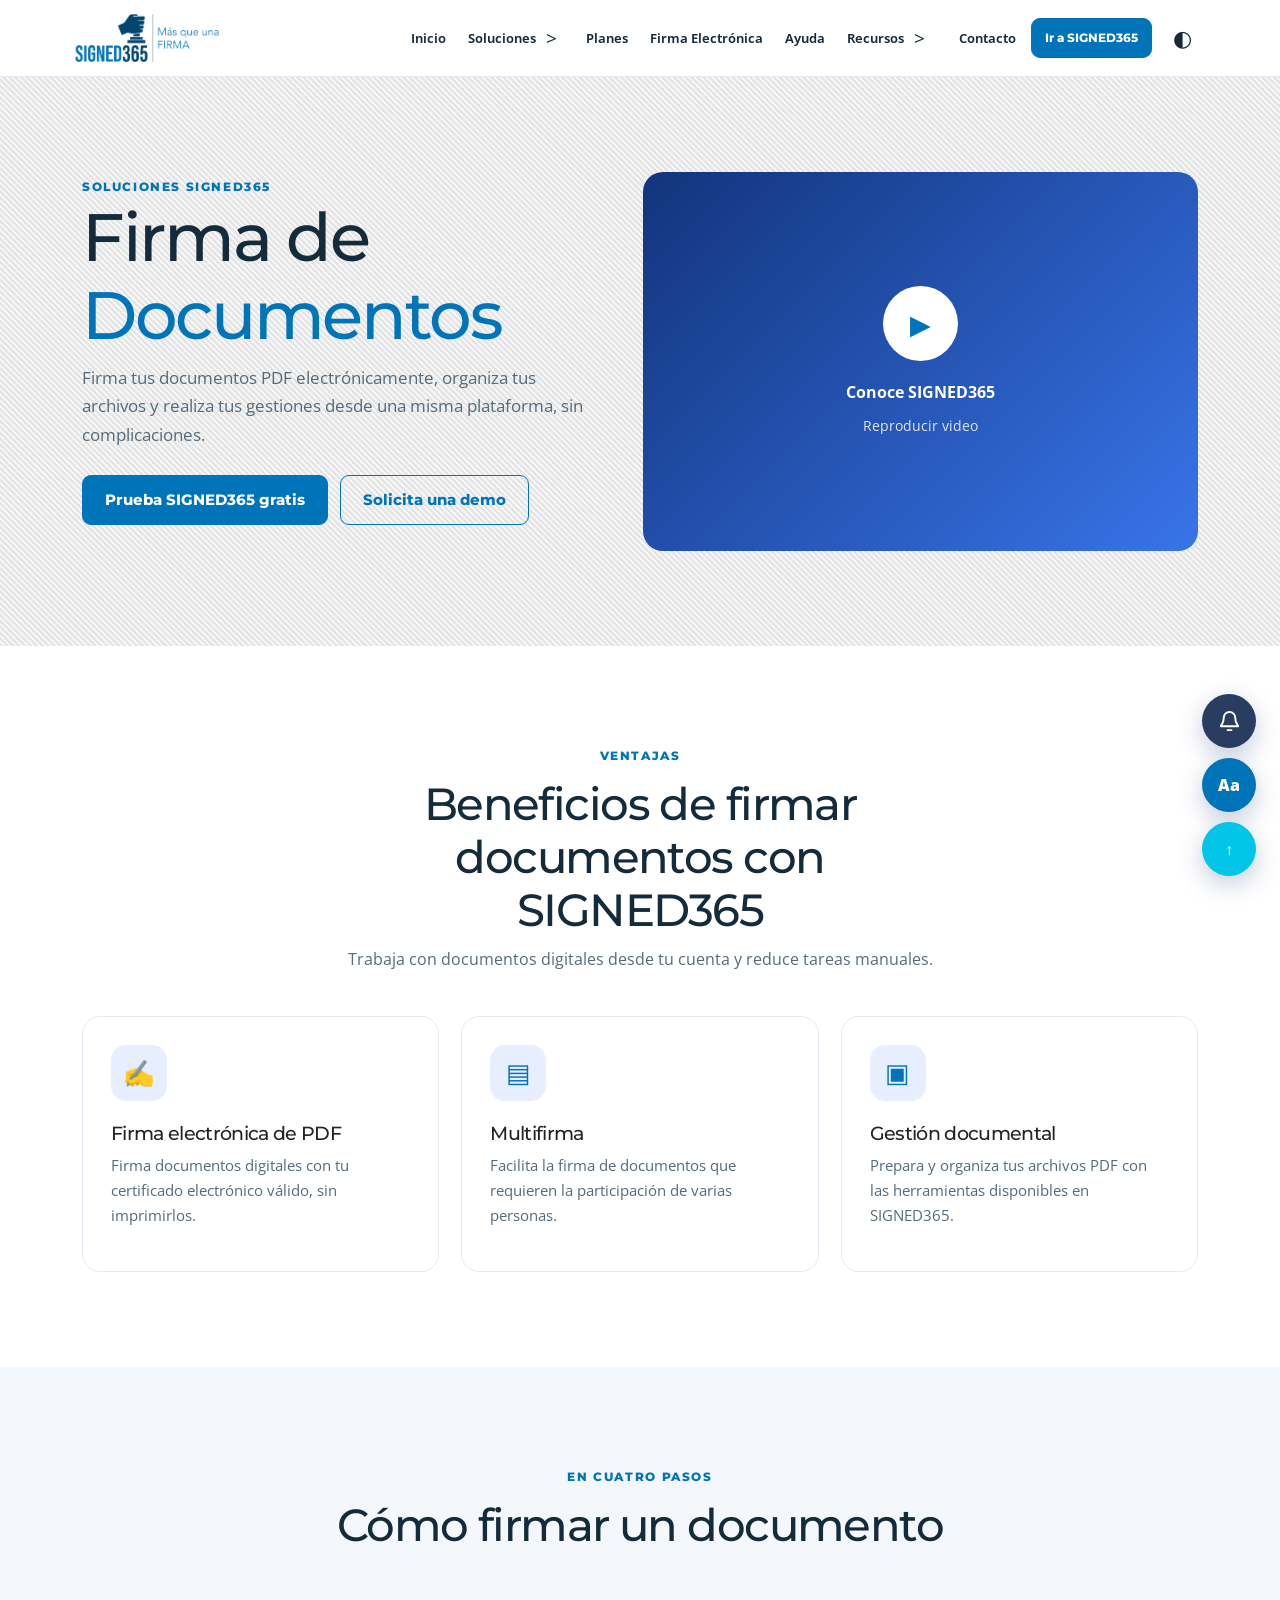
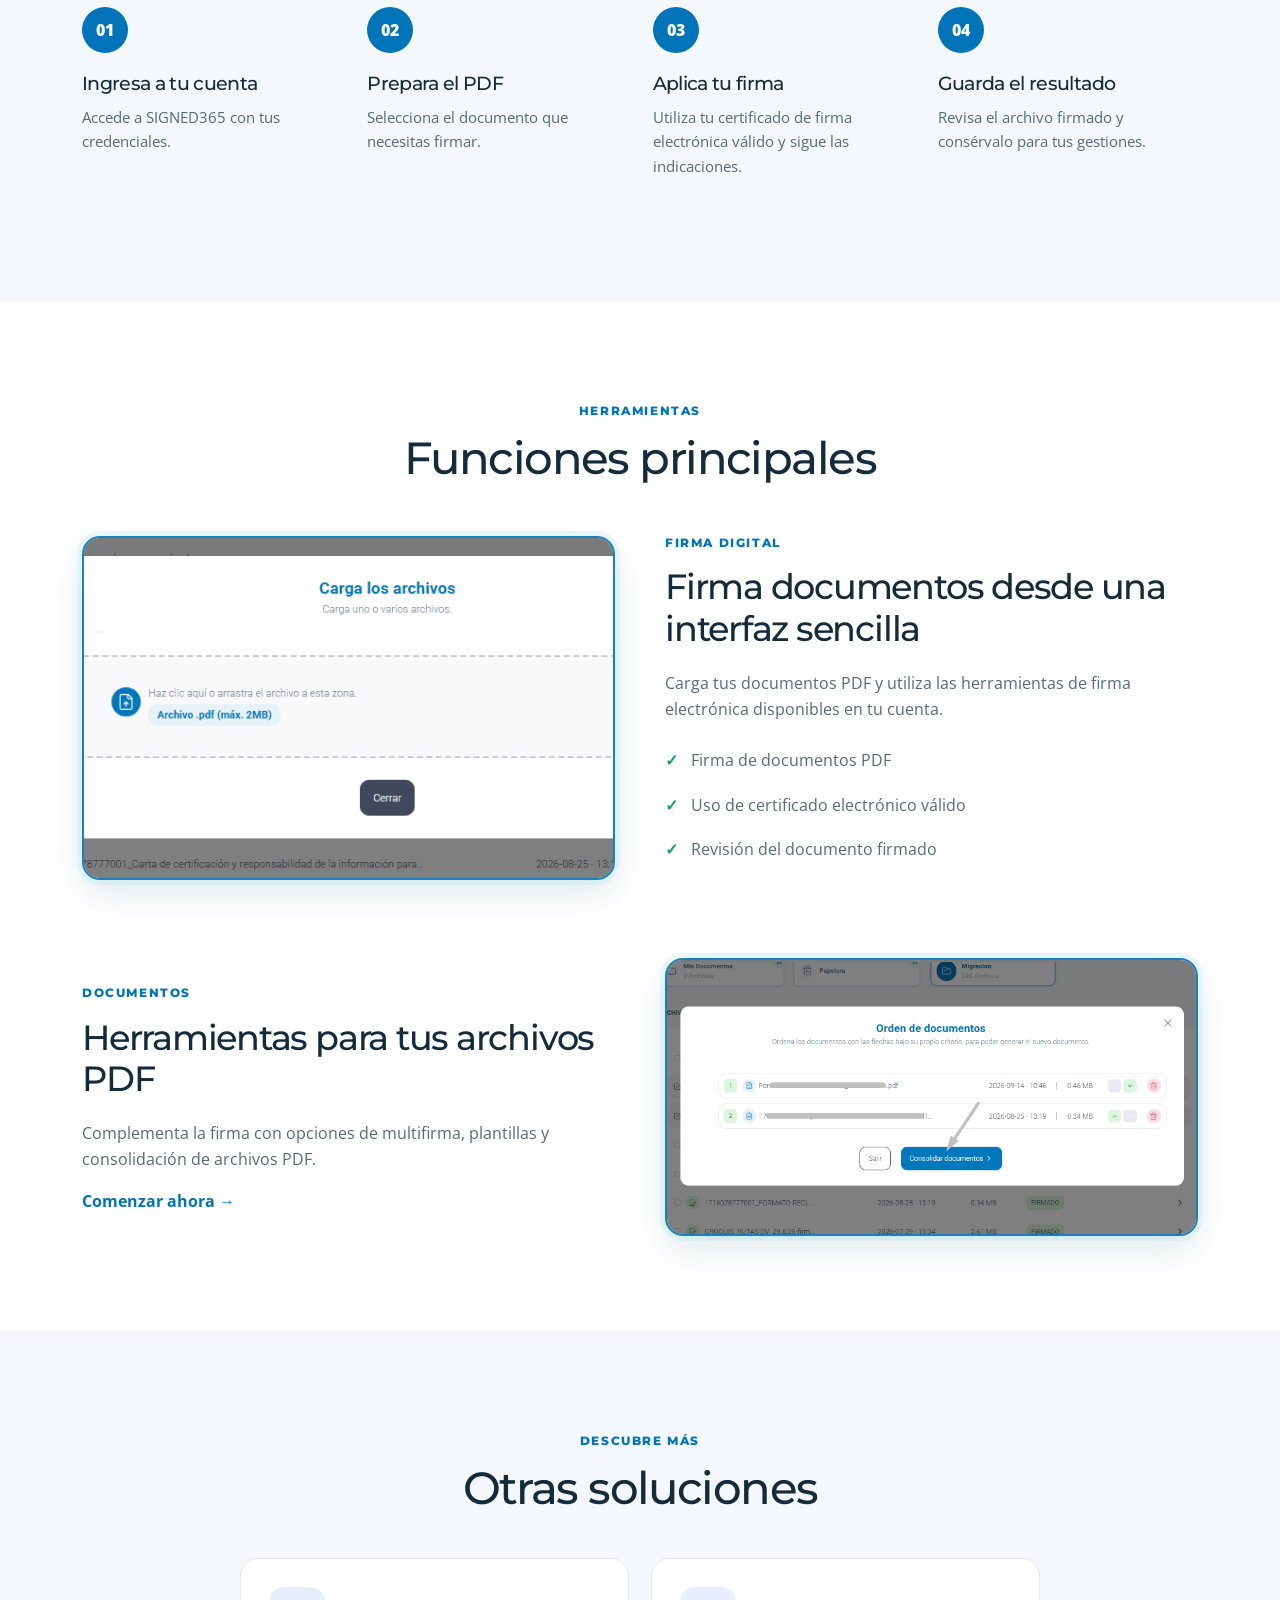
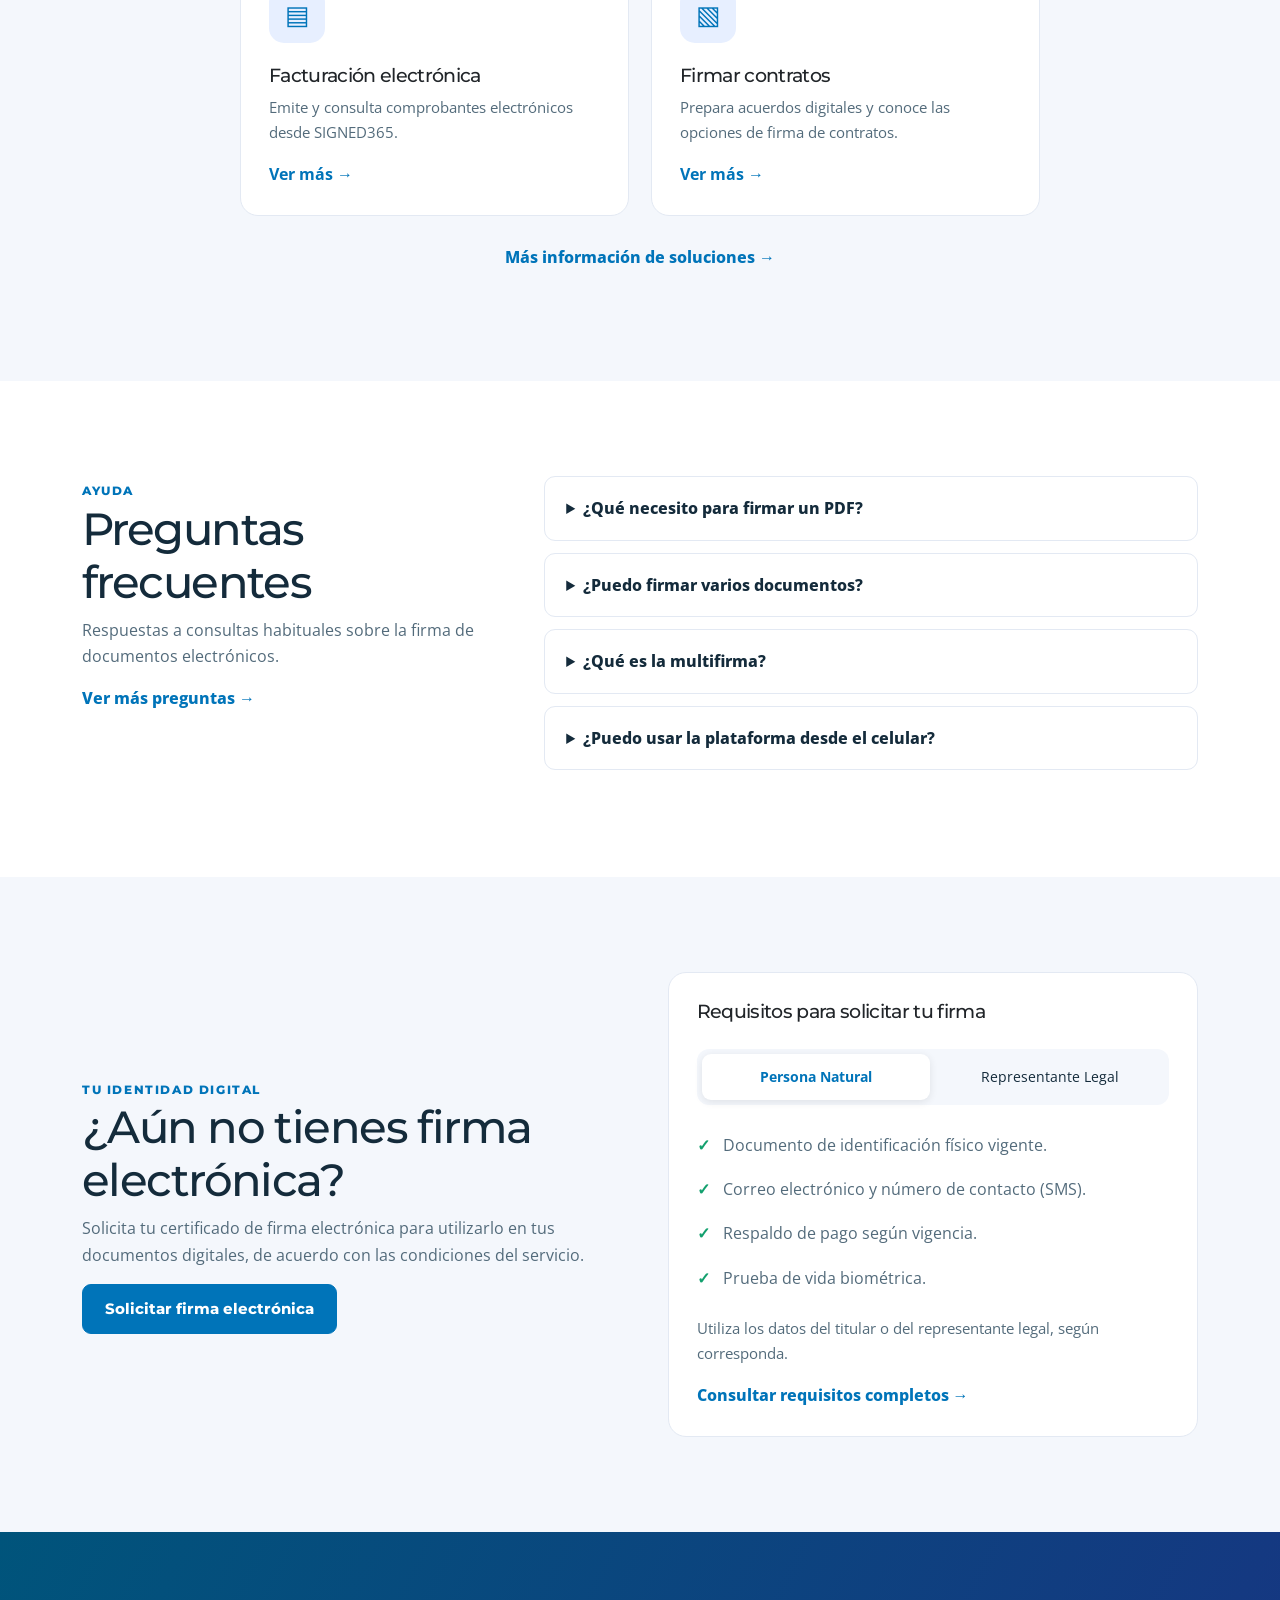
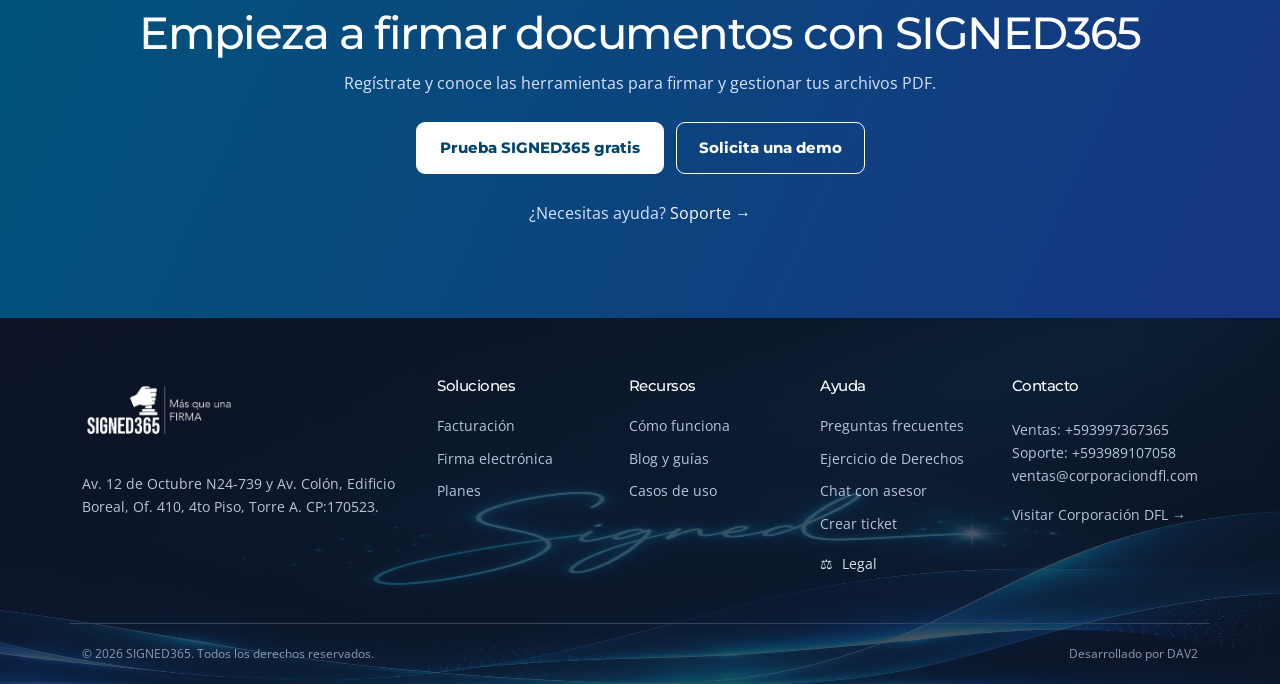
<file: pginter/firmadoc.html>
<!DOCTYPE html>

<html lang="es-EC">
<head>
<meta charset="utf-8"/>
<meta content="width=device-width, initial-scale=1" name="viewport"/>
<meta content="Firma documentos PDF electrónicamente con SIGNED365. Conoce sus herramientas de firma, multifirma y gestión documental." name="description"/>
<title>
   Firma de documentos | SIGNED365
  </title>
<link href="../assets/favicon.png" rel="icon"/>
<link href="https://fonts.googleapis.com" rel="preconnect"/>
<link crossorigin="" href="https://fonts.gstatic.com" rel="preconnect"/>
<link href="https://fonts.googleapis.com/css2?family=Montserrat:wght@500;600;700;800&amp;family=Open+Sans:wght@300;400;500;600;700&amp;display=swap" rel="stylesheet"/>
<link href="https://cdn.jsdelivr.net/npm/bootstrap@5.3.3/dist/css/bootstrap.min.css" rel="stylesheet"/>
<link href="../css/styles.css" rel="stylesheet"/>
<link href="../css/announcement.css" rel="stylesheet"/>
<link href="../css/v4.css" rel="stylesheet"/>
<link href="../css/v5.css" rel="stylesheet"/>
<link href="../css/v5-fixes.css" rel="stylesheet"/>
<link href="../css/internas.css" rel="stylesheet"/>
<link href="../css/v6-fixes.css" rel="stylesheet"/>
<link href="../css/v7.css" rel="stylesheet"/>    <!-- V8 · Popup fade y ajustes visuales -->
<link rel="stylesheet" href="../css/v8.css"/>

<!-- Función de PopUp (Anuncio) -->
<script defer src="../js/announcement-config.js"></script>
<script defer="" src="../js/announcement-shared.js"></script>
<script defer="" src="../js/announcement.js"></script>

    <!-- V8 · Motivo de portada según tema, igual que faq.html -->
    <style>
        #portada-firma-documentos {
            background-color: #f3f7fc;
            background-image: url('../assets/motivo_b.png');
            background-repeat: repeat;
            background-size: 200px 200px;
        }

        :root.dark #portada-firma-documentos {
            background-color: #101827;
            background-image: url('../assets/motivo_a.jfif');
        }

        :root.dark #portada-firma-documentos h1 {
            color: #ffffff;
        }

        :root.dark #portada-firma-documentos p {
            color: #d4e1ef;
        }
    </style>
    <!-- Cookies: estilos compartidos -->
    <link rel="stylesheet" href="../css/cookies.css"/>
    <!-- Presentación de GIF y capturas de plataforma -->
    <link rel="stylesheet" href="../css/visual-plataforma.css"/>
    <!-- Efecto parallax para el footer -->
    <link rel="stylesheet" href="../css/footer-parallax.css"/>
</head>
<body>
<a class="skip" href="#contenido">
   Ir al contenido
  </a>
<!-- 01. CABECERA Y NAVEGACIÓN -->
<header class="header" id="inicio">
       <div class="container nav">
              <a aria-label="SIGNED365, inicio" class="logo" href="#">
                     <picture class="brand-picture">
                            <img alt="SIGNED365 · Más que una firma" class="brand-logo logo-light" src="../assets/logo-color.png"/>
                            <img alt="" aria-hidden="true" class="brand-logo logo-dark" src="../assets/logo-blanco.png"/>
                     </picture>
              </a>
              <button aria-controls="main-nav" aria-expanded="false" aria-label="Abrir menú" class="menu-toggle">
                     ☰
              </button>
              <nav aria-label="Navegación principal" id="main-nav">
                     <a href="../index.html">
                            Inicio
                     </a>
                     <div class="nav-dropdown">
                            <a href="../pginter/soluciones.html" aria-haspopup="true" class="nav-dropdown-link">
                                   Soluciones
                            </a>
                            <button aria-controls="firma-submenu" aria-expanded="false" aria-label="Soluciones SIGNED365" class="nav-dropdown-toggle" type="button">
                                   &gt;
                            </button>
                            <div class="nav-submenu" id="firma-submenu">
                                   <a href="factuelectro.html">
                                          Facturar Electrónicamente
                                   </a>
                                   <a href="firmadoc.html">
                                          Firmar de Documentos
                                   </a>
                                   <a href="firmadoc.html">
                                          Multifirma
                                   </a>
                            </div>
                     </div>
                     <a href="../index.html#planes">
                            Planes
                     </a>
                     <a href="../index.html#firma">
                            Firma Electrónica
                     </a>
                     <a href="faq.html">
                            Ayuda
                     </a>
                     <div class="nav-dropdown">
                            <a aria-haspopup="true" class="nav-dropdown-link">
                                   Recursos
                            </a>
                            <button aria-controls="firma-submenu" aria-expanded="false" aria-label="Soluciones SIGNED365" class="nav-dropdown-toggle" type="button">
                                   &gt;
                            </button>
                            <div class="nav-submenu" id="firma-submenu">
                                   <a href="../pginter/blog365.html">
                                          Blog
                                   </a>
                                   <a href="../pginter/recursos.html">
                                          Guías
                                   </a>
                            </div>
                     </div>
              </nav>
              <div class="nav-actions">
                     <a href="#contacto">
                            Contacto
                     </a>
                     <a class="btn btn-primary btn-sm" href="https://appsigned365.corporaciondfl.com/login" target="_blank">
                            Ir a SIGNED365
                     </a>
                     <button aria-label="Cambiar tema" class="icon-btn" id="theme">
                            ◐
                     </button>
              </div>
       </div>
</header>

<!-- 02. CONTENIDO PRINCIPAL -->
<main id="contenido">
       <!-- 01 · PORTADA -->
       <section class="section internal-hero" id="portada-firma-documentos">
              <div class="container internal-hero-grid">
                     <div data-reveal="">
                            <span class="eyebrow">
                                   SOLUCIONES SIGNED365
                            </span>
                            <h1>
                                   Firma de
                                   <em>
                                   Documentos
                                   </em>
                            </h1>
                            <p>
                                   Firma tus documentos PDF electrónicamente, organiza tus archivos y realiza tus gestiones desde una misma plataforma, sin complicaciones.
                            </p>
                            <div class="actions">
                                   <a class="btn btn-primary" href="https://appsigned365.corporaciondfl.com/registro" rel="noopener" target="_blank">
                                          Prueba SIGNED365 gratis
                                   </a>
                                   <a class="btn btn-outline" href="#solicitar-demo">
                                          Solicita una demo
                                   </a>
                            </div>
                     </div>
                     <div class="internal-hero-visual" data-reveal="">
                            <div class="video-laptop">
                                   <div class="video-laptop-bezel">
                                          <div class="video-placeholder video-player video-laptop-screen internal-hero-player" data-video-src="../assets/vid/intro_sig365.mp4" data-video-title="Firma de documentos SIGNED365">
                                                 <button aria-label="Reproducir video de firma de documentos" class="video-play-button" type="button">
                                                        <span class="play">
                                                               ▶
                                                        </span>
                                                        <strong>
                                                               Conoce SIGNED365
                                                        </strong>
                                                        <small>
                                                               Reproducir video
                                                        </small>
                                                 </button>
                                                 <div class="video-media" hidden=""></div>
                                          </div>
                                   </div>
                                   <div aria-hidden="true" class="video-laptop-base"></div>
                            </div>
                     </div>
              </div>
       </section>
       <!-- 02 · BENEFICIOS -->
        <section class="section" id="beneficios">
            <div class="container">
                <div class="section-heading" data-reveal="">
                    <span class="eyebrow">VENTAJAS</span>
                    <h2>Beneficios de firmar documentos con SIGNED365</h2>
                    <p>Trabaja con documentos digitales desde tu cuenta y reduce tareas manuales.</p>
                </div>
                <div class="cards three">
                    <article class="card" data-reveal="">
                        <div aria-hidden="true" class="symbol">✍</div>
                        <h3>Firma electrónica de PDF</h3>
                        <p>Firma documentos digitales con tu certificado electrónico válido, sin imprimirlos.</p>
                    </article>
                    <article class="card" data-reveal="">
                        <div aria-hidden="true" class="symbol">▤</div>
                        <h3>Multifirma</h3>
                        <p>Facilita la firma de documentos que requieren la participación de varias personas.</p>
                    </article>
                    <article class="card" data-reveal="">
                        <div aria-hidden="true" class="symbol">▣</div>
                        <h3>Gestión documental</h3>
                        <p>Prepara y organiza tus archivos PDF con las herramientas disponibles en SIGNED365.</p>
                    </article>
                </div>
            </div>
        </section>
        <!-- 03 · CÓMO FUNCIONA -->
        <section class="section soft" id="como-funciona">
            <div class="container">
                <div class="section-heading" data-reveal="">
                    <span class="eyebrow">EN CUATRO PASOS</span>
                    <h2>Cómo firmar un documento</h2>
                </div>
                <div class="steps-four">
                    <article data-reveal=""><span>01</span><h3>Ingresa a tu cuenta</h3><p>Accede a SIGNED365 con tus credenciales.</p></article>
                    <article data-reveal=""><span>02</span><h3>Prepara el PDF</h3><p>Selecciona el documento que necesitas firmar.</p></article>
                    <article data-reveal=""><span>03</span><h3>Aplica tu firma</h3><p>Utiliza tu certificado de firma electrónica válido y sigue las indicaciones.</p></article>
                    <article data-reveal=""><span>04</span><h3>Guarda el resultado</h3><p>Revisa el archivo firmado y consérvalo para tus gestiones.</p></article>
                </div>
            </div>
        </section>
        <!-- 04 · FUNCIONES PRINCIPALES -->
        <section class="section" id="funciones">
            <div class="container">
                <div class="section-heading" data-reveal="">
                    <span class="eyebrow">HERRAMIENTAS</span>
                    <h2>Funciones principales</h2>
                </div>
                <div class="feature-row" data-reveal="">
                    <img class="platform-feature-image" alt="Vista provisional del firmador PDF de SIGNED365" width="560" height="360" loading="lazy" src="../assets/plataforma/firmadoc_ani.gif"/>
                    <div>
                        <span class="eyebrow">FIRMA DIGITAL</span>
                        <h3>Firma documentos desde una interfaz sencilla</h3>
                        <p>Carga tus documentos PDF y utiliza las herramientas de firma electrónica disponibles en tu cuenta.</p>
                        <ul class="checks">
                            <li>Firma de documentos PDF</li>
                            <li>Uso de certificado electrónico válido</li>
                            <li>Revisión del documento firmado</li>
                        </ul>
                    </div>
                </div>
                <div class="feature-row reverse" data-reveal="">
                    <img class="platform-feature-image" alt="Vista provisional de las herramientas de multifirma y gestión PDF" width="830" height="430" loading="lazy" src="../assets/plataforma/firma_ani.gif"/>
                    <div>
                        <span class="eyebrow">DOCUMENTOS</span>
                        <h3>Herramientas para tus archivos PDF</h3>
                        <p>Complementa la firma con opciones de multifirma, plantillas y consolidación de archivos PDF.</p>
                        <a class="inline-link" href="https://appsigned365.corporaciondfl.com/" rel="noopener" target="_blank">Comenzar ahora →</a>
                    </div>
                </div>
            </div>
        </section>
        <!-- 05 · OTRAS SOLUCIONES -->
        <section class="section soft" id="otras-soluciones">
            <div class="container">
                <div class="section-heading" data-reveal=""><span class="eyebrow">DESCUBRE MÁS</span><h2>Otras soluciones</h2></div>
                <div class="cards solution-cards">
                    <article class="card" data-reveal="">
                        <div aria-hidden="true" class="symbol">▤</div>
                        <h3>Facturación electrónica</h3>
                        <p>Emite y consulta comprobantes electrónicos desde SIGNED365.</p>
                        <a href="factuelectro.html">Ver más →</a>
                    </article>
                    <article class="card" data-reveal="">
                        <div aria-hidden="true" class="symbol">▧</div>
                        <h3>Firmar contratos</h3>
                        <p>Prepara acuerdos digitales y conoce las opciones de firma de contratos.</p>
                        <a href="#sinlink">Ver más →</a>
                    </article>
                </div>
                <p class="center-link"><a href="soluciones.html">Más información de soluciones →</a></p>
            </div>
        </section>
        <!-- 06 · PREGUNTAS FRECUENTES -->
        <section class="section" id="preguntas">
            <div class="container faq-grid">
                <div data-reveal="">
                    <span class="eyebrow">AYUDA</span>
                    <h2>Preguntas frecuentes</h2>
                    <p>Respuestas a consultas habituales sobre la firma de documentos electrónicos.</p>
                    <a class="inline-link" href="faq.html">Ver más preguntas →</a>
                </div>
                <div class="faq-list" data-reveal="">
                    <details><summary>¿Qué necesito para firmar un PDF?</summary><p>Un documento PDF, acceso a la plataforma y un certificado de firma electrónica válido.</p></details>
                    <details><summary>¿Puedo firmar varios documentos?</summary><p>SIGNED365 dispone de herramientas para gestionar documentos y procesos de firma. Consulta las funciones habilitadas en tu cuenta.</p></details>
                    <details><summary>¿Qué es la multifirma?</summary><p>Es la posibilidad de incorporar firmas de varias personas en un documento, según el proceso que corresponda.</p></details>
                    <details><summary>¿Puedo usar la plataforma desde el celular?</summary><p>La interfaz se adapta a diferentes tamaños de pantalla. Algunas operaciones pueden depender del dispositivo y del certificado utilizado.</p></details>
                </div>
            </div>
        </section>
        <!-- 07 · FIRMA Y REQUISITOS -->
        <section class="section soft" id="firma">
            <div class="container split">
                <div data-reveal="">
                    <span class="eyebrow">TU IDENTIDAD DIGITAL</span>
                    <h2>¿Aún no tienes firma electrónica?</h2>
                    <p>Solicita tu certificado de firma electrónica para utilizarlo en tus documentos digitales, de acuerdo con las condiciones del servicio.</p>
                    <a class="btn btn-primary" href="https://s.ia365.pro/dfl365" target="_blank" rel="noopener">Solicitar firma electrónica</a>
                </div>
                <div class="card" data-reveal="">
                    <h3>Requisitos para solicitar tu firma</h3>
                    <div aria-label="Tipo de solicitante" class="requirements-tabs" role="tablist">
                        <button aria-controls="panel-natural" aria-selected="true" class="is-active" id="tab-natural" role="tab" type="button">Persona Natural</button>
                        <button aria-controls="panel-legal" aria-selected="false" id="tab-legal" role="tab" tabindex="-1" type="button">Representante Legal</button>
                    </div>
                    <div aria-labelledby="tab-natural" id="panel-natural" role="tabpanel">
                        <ul class="checks"><li>Documento de identificación físico vigente.</li><li>Correo electrónico y número de contacto (SMS).</li><li>Respaldo de pago según vigencia.</li><li>Prueba de vida biométrica.</li></ul>
                    </div>
                    <div aria-labelledby="tab-legal" hidden="" id="panel-legal" role="tabpanel">
                        <ul class="checks"><li>Documento de identificación físico vigente.</li><li>Correo electrónico y número de contacto (SMS).</li><li>RUC de la empresa (PDF).</li><li>Estatutos o constitución de la empresa (PDF).</li><li>Nombramiento del representante legal y razón de inscripción (PDF).</li><li>Aceptación del nombramiento (PDF).</li><li>Respaldo de pago según vigencia.</li><li>Prueba de vida biométrica.</li></ul>
                    </div>
                    <p class="requirements-note">Utiliza los datos del titular o del representante legal, según corresponda.</p>
                    <a href="#sinlink">Consultar requisitos completos →</a>
                </div>
            </div>
        </section>
        <!-- 08 · CTA COMPARTIDO -->
        <section class="cta" id="solicitar-demo">
            <div class="container" data-reveal="">
                <h2>Empieza a firmar documentos con SIGNED365</h2>
                <p>Regístrate y conoce las herramientas para firmar y gestionar tus archivos PDF.</p>
                <div class="actions centered">
                    <a class="btn btn-white" href="https://appsigned365.corporaciondfl.com/registro" rel="noopener" target="_blank">Prueba SIGNED365 gratis</a>
                    <a class="btn btn-outline-white" href="https://wa.me/593997367365?text=Hola%2C%20quisiera%20una%20demo%20de%20firma%20de%20documentos%20SIGNED365" rel="noopener" target="_blank">Solicita una demo</a>
                </div>
                <p>¿Necesitas ayuda? <a href="https://form.jotform.com/signed365/soporte" rel="noopener" target="_blank">Soporte →</a></p>
            </div>
        </section>
</main>
<!-- 03. PIE DE PÁGINA -->
<footer class="footer footerfondo" id="contacto">
    <div class="container footer-grid">
        <div>
            <a class="logo" href="#">
                <picture class="brand-picture">
                    <img alt="SIGNED365 · Más que una firma" class="brand-logo logo-light" src="../assets/logo-color.png">
                        <img alt="" aria-hidden="true" class="brand-logo logo-dark" src="../assets/logo-blanco.png">
                        </img>
                    </img>
                </picture>
            </a>
            <p>
                Av. 12 de Octubre N24-739 y Av. Colón, Edificio Boreal, Of. 410, 4to Piso, Torre A. CP:170523.
            </p>
        </div>
        <div>
            <h3>
                Soluciones
            </h3>
            <a href="factuelectro.html">
                Facturación
            </a>
            <a href="../index.html#firma">
                Firma electrónica
            </a>
            <a href="../index.html#planes">
                Planes
            </a>
        </div>
        <div>
            <h3>
                Recursos
            </h3>
            <a href="../index.html#funciona">
                Cómo funciona
            </a>
            <a href="../index.html#recursos">
                Blog y guías
            </a>
            <a href="../index.html#casos">
                Casos de uso
            </a>
        </div>
        <div id="ayuda">
            <h3>
                Ayuda
            </h3>
            <a href="faq.html">
                Preguntas frecuentes
            </a>
            <a href="https://www.corporaciondfl.com/es/sugerencias_quejas.html#sugerencias" id="ejercicioderechos" target="_blank">
                Ejercicio de Derechos
            </a>
            <a href="https://wa.me/593997367365?text=Hola%2C%20necesito%20chat%20con%20un%20asesor%20de%20SIGNED365,%20escribo%20desde%20la%20web." target="_blank">
                Chat con asesor
            </a>
            <a href="https://form.jotform.com/signed365/soporte" rel="noopener" target="_blank">
                Crear ticket
            </a>
            <!-- Modal Legal   -->
            <button aria-controls="legal-modal" aria-haspopup="dialog" class="footer-legal-trigger" id="legal-open" type="button">
                <span aria-hidden="true">
                    ⚖
                </span>
                    Legal
            </button>
        </div>
        <div>
            <h3>
                Contacto
            </h3>
            <p>
                Ventas: +593997367365<br/>
                Soporte: +593989107058<br/>
                ventas@corporaciondfl.com<br/>
            </p>
            <a href="https://www.corporaciondfl.com/" rel="noopener" target="_blank">
                Visitar Corporación DFL →
            </a>
        </div>
    </div>
    <div class="container footer-bottom">
        <span>
            ©
            <span id="year">
                2026
            </span>
            SIGNED365. Todos los derechos reservados.
        </span>
        <span>
            Desarrollado por DAV2
        </span>
    </div>
</footer>

<!-- BOTONES FLOTANTES -->
<div class="anchor-target" id="demo"></div>
<div class="anchor-target" id="acceso"></div>
<div class="anchor-target" id="administracion"></div>
<div class="floating">
    <button aria-controls="announcement-panel" aria-expanded="false" aria-label="Abrir anuncio importante" class="announcement-bell" id="announcement-bell" title="Abrir anuncio importante" type="button">
        <svg aria-hidden="true" fill="none" height="23" stroke="currentColor" stroke-linecap="round" stroke-linejoin="round" stroke-width="2" viewbox="0 0 24 24" width="23" xmlns="http://www.w3.org/2000/svg">
            <path d="M18 8a6 6 0 0 0-12 0c0 7-3 7-3 9h18c0-2-3-2-3-9"></path>
            <path d="M10 21h4"></path>
        </svg>
    </button>
    <button aria-label="Opciones de accesibilidad" id="accessibility" title="Aumentar tamaño de letra">
        Aa
    </button>
    <a href="#">
        <button aria-label="Subir al inicio" style="background-color:rgb(3, 197, 231)" title="Ir al Inicio">
            ↑
        </button>
    </a>
</div>
<div aria-live="polite" class="toast" id="toast" role="status"></div>

<!-- ANUNCIO COMPARTIDO: actualizable desde js/announcement-shared.js -->
<div id="announcement-mount"></div>
<dialog aria-labelledby="legal-title" class="legal-modal" id="legal-modal">
    <div class="legal-header">
        <div>
            <h2 id="legal-title">
                Información legal
            </h2>
            <p>
                Documentos de referencia · Contenido pendiente de aprobación
            </p>
        </div>
        <button aria-label="Cerrar información legal" id="legal-close" type="button">
            ×
        </button>
    </div>
    <div aria-label="Categorías legales" class="legal-tabs" role="tablist">
        <button aria-selected="true" class="is-active" data-legal="cookies" role="tab" type="button">
            Uso de Cookies
        </button>
        <button aria-selected="false" data-legal="datos" role="tab" type="button">
            Protección de Datos
        </button>
        <button aria-selected="false" data-legal="terminos" role="tab" type="button">
            Términos &amp; Condiciones
        </button>
        <button aria-selected="false" data-legal="promos" role="tab" type="button">
            Promociones &amp; Beneficios
        </button>
        <button aria-selected="false" data-legal="tratamiento" role="tab" type="button">
            Tratamiento de Datos Personales
        </button>
    </div>
    <div class="legal-body" id="legal-body" role="tabpanel" tabindex="0">
        <h3>
            Uso de Cookies
        </h3>
        <!-- Texto de apertura de Términos  -->
        <p>
            En el sitio web de SIGNED365 es una marca registrada de Corporación DFL Cía. Ltda. y utiliza cookies propias y de terceros para garantizar el correcto funcionamiento de la página, mejorar tu experiencia de navegación y analizar el uso de nuestros servicios.<br>
            Al seleccionar «Aceptar», autorizas el uso de cookies conforme a las finalidades descritas en nuestra Política de Cookies.<br>
            Puedes conocer más sobre el tratamiento de tus datos y el uso de estas tecnologías en nuestra Política de Cookies y Política de Privacidad. <samp style="background:rgb(3, 197, 231); color: rgb(0, 0, 0);">Ver <a href="https://www.corporaciondfl.com/es/sgsi/iso27701_politica_de_cookies.pdf" target="_blank">políticas extendidas</a> </samp><br>
        </p>
    </div>
    <div class="legal-footer">
        <small>
            .:: Última actualización 20 de febrero de 2025 ::.
        </small>
        <button class="btn btn-primary" id="legal-dismiss" type="button">
            Cerrar
        </button>
    </div>
</dialog>

<!-- INICIO Bloqueo botón derecho  -->
<script type="text/javascript">
    document.oncontextmenu = function(){return false}
</script>
<!-- FIN Bloqueo botón derecho -->

<script defer="" src="../js/video-interna.js"></script>
<script defer="True" src="../js/v7-shared.js"></script>
<script defer="True" src="../js/v7-links.js"></script>
<script defer="True" src="../js/v7-devices.js"></script>
<!-- Cookies: configuración y gestor compartidos -->
<script defer src="../js/cookies-config.js"></script>
<script defer src="../js/cookies.js"></script>

<!-- Efecto parallax para el footer -->
<script defer src="../js/footer-parallax.js"></script>
</body>
</html>
</file>
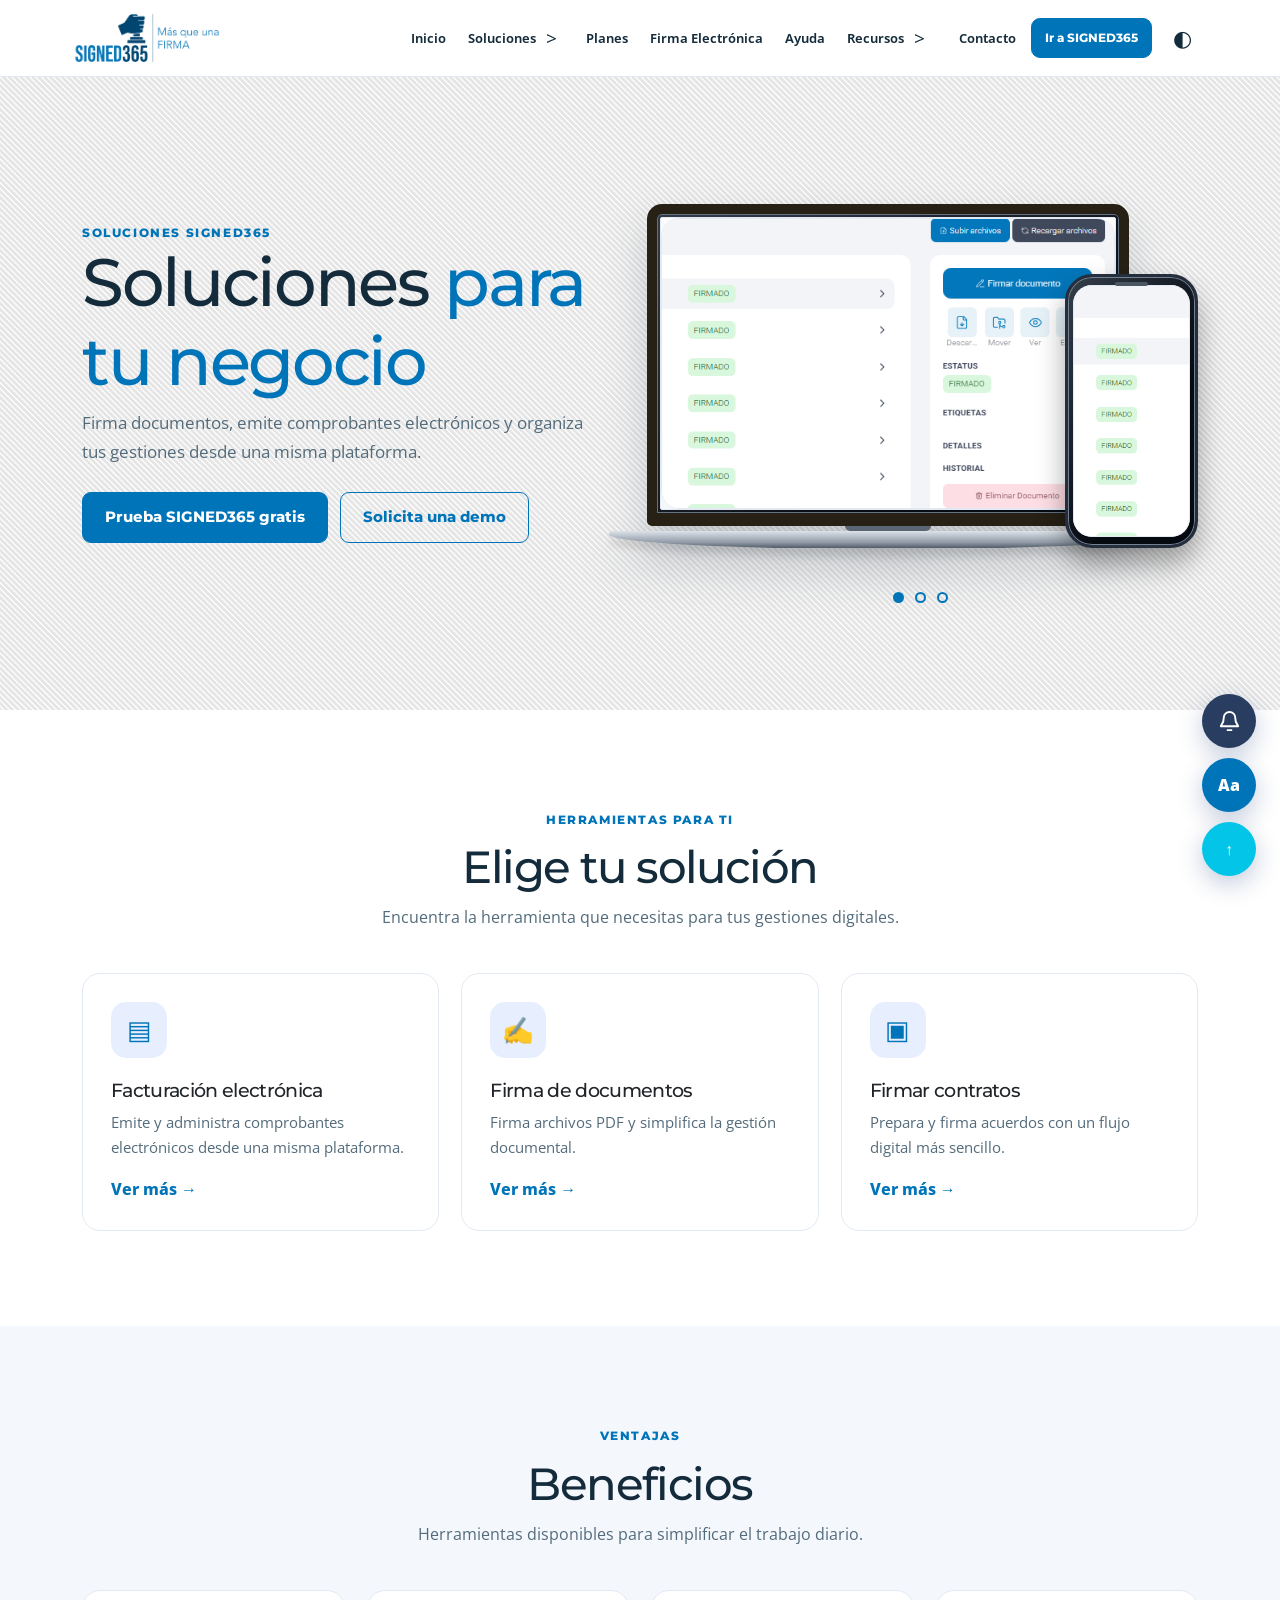
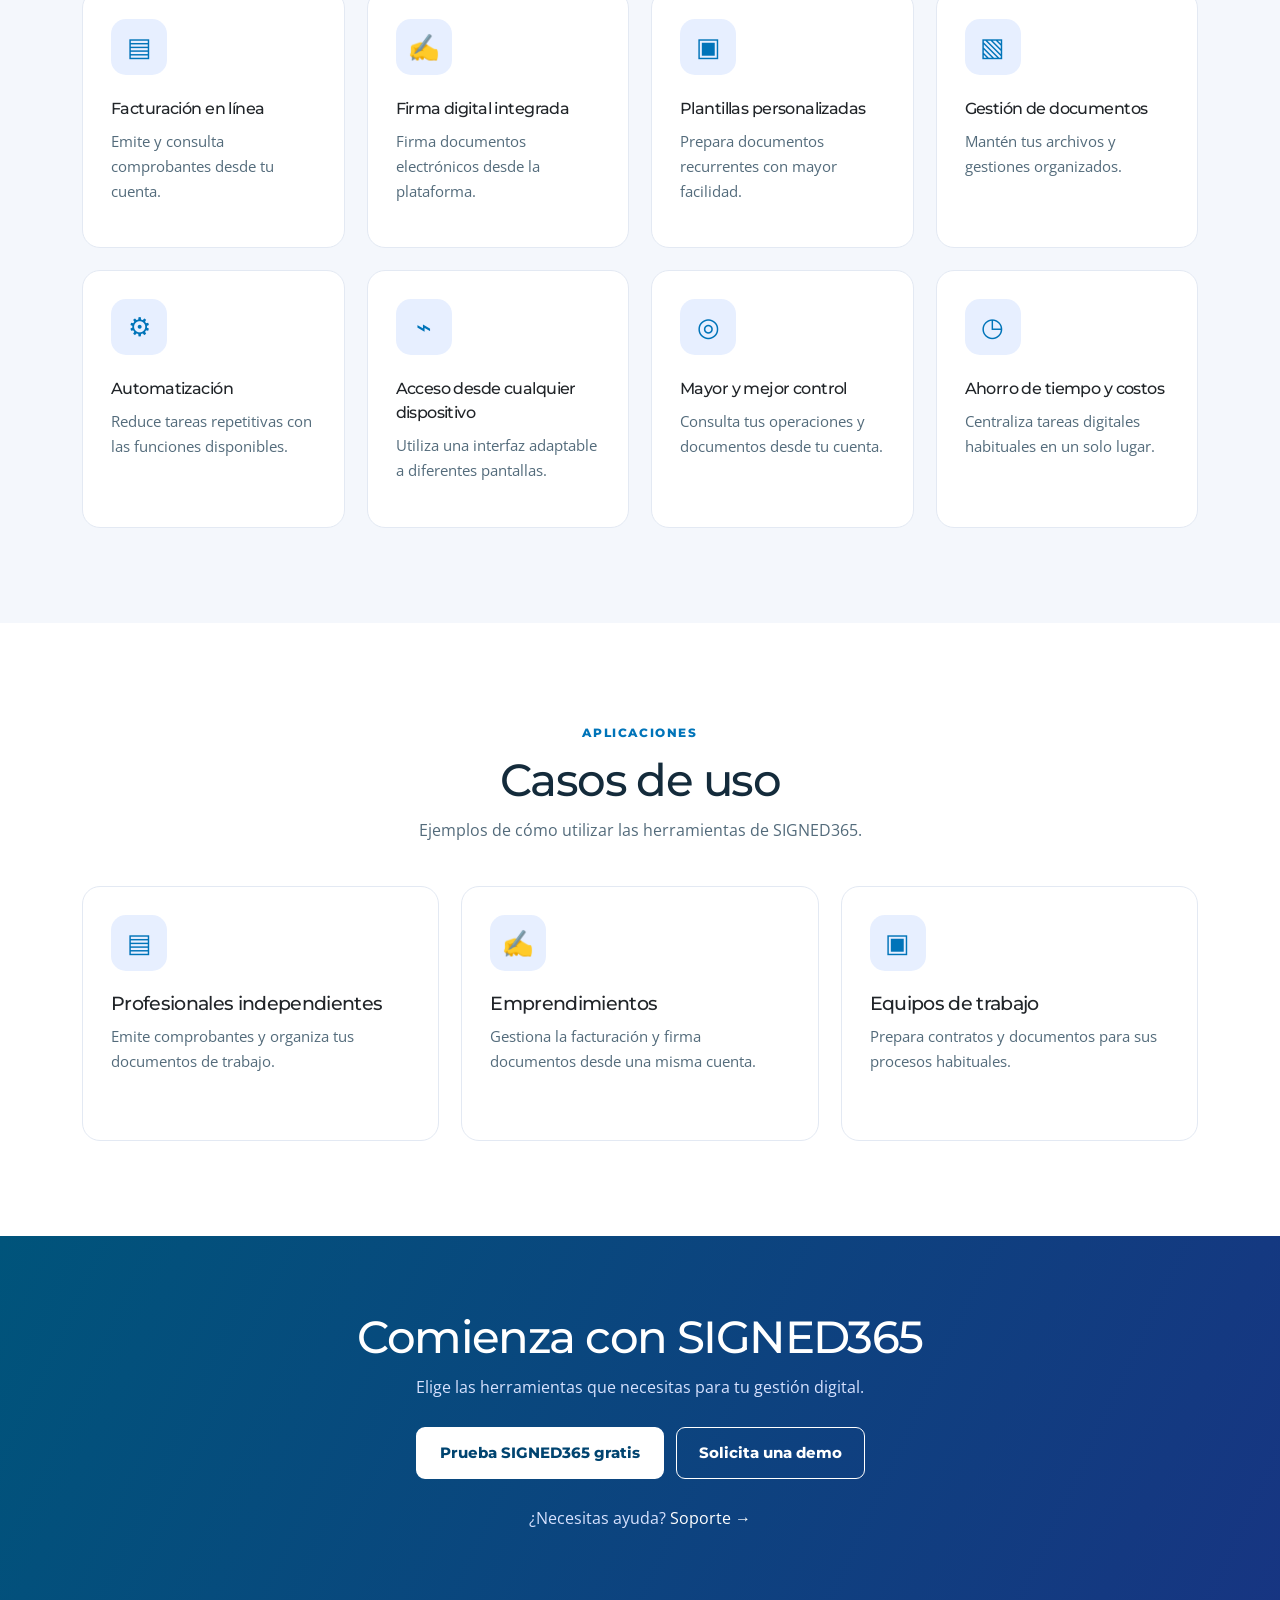
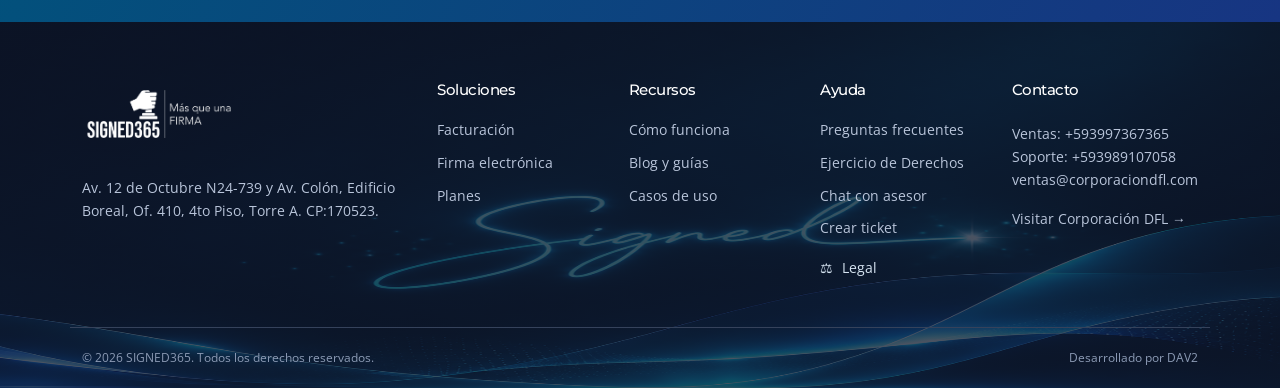
<file: pginter/soluciones.html>
<!DOCTYPE html>

<html lang="es-EC">
<head>
<meta charset="utf-8"/>
<meta content="width=device-width, initial-scale=1" name="viewport"/>
<meta content="Conoce las soluciones SIGNED365 para facturación electrónica, firma de documentos y contratos." name="description"/>
<title>
   Soluciones | SIGNED365
</title>
<link href="../assets/favicon.png" rel="icon"/>
<link href="https://fonts.googleapis.com" rel="preconnect"/>
<link crossorigin="" href="https://fonts.gstatic.com" rel="preconnect"/>
<link href="https://fonts.googleapis.com/css2?family=Montserrat:wght@500;600;700;800&amp;family=Open+Sans:wght@300;400;500;600;700&amp;display=swap" rel="stylesheet"/>
<link href="https://cdn.jsdelivr.net/npm/bootstrap@5.3.3/dist/css/bootstrap.min.css" rel="stylesheet"/>
<link href="../css/styles.css" rel="stylesheet"/>
<link href="../css/announcement.css" rel="stylesheet"/>
<link href="../css/v4.css" rel="stylesheet"/>
<link href="../css/v5.css" rel="stylesheet"/>
<link href="../css/v5-fixes.css" rel="stylesheet"/>
<link href="../css/internas.css" rel="stylesheet"/>
<link href="../css/v6-fixes.css" rel="stylesheet"/>

<!-- Función de PopUp (Anuncio) -->
<script defer src="../js/announcement-config.js"></script>
<script defer="" src="../js/announcement-shared.js"></script>
<script defer="" src="../js/announcement.js"></script>

<script defer="" src="../js/v4.js"></script>
<style>

/* V6 · Soluciones: estilos específicos de la página interna */
/* ============================================================
   01. IMAGEN PRINCIPAL DE LA PORTADA
   Dimensiones, proporción y apariencia de la imagen.
   ============================================================ */

.solutions-hero-image {

    /* Distribución */
    display: block;

    /* Dimensiones */
    width: 100%;
    height: auto;

    /* Proporción y ajuste de la imagen */
    aspect-ratio: 17 / 11;
    object-fit: cover;

    /* Bordes redondeados */
    border-radius: 22px;

    /* Sombra exterior */
    box-shadow: 0 18px 35px rgba(0, 68, 112, .08);

}

/* ============================================================
   02. TARJETAS DE BENEFICIOS
   Distribución y apariencia de las tarjetas de Soluciones.
   ============================================================ */

/* 02.1. Contenedor general de beneficios
   Distribución predeterminada de cuatro columnas.
*/

.solutions-benefits {

    /* Sistema de distribución */
    display: grid;

    /* Número de columnas */
    grid-template-columns: repeat(4, minmax(0, 1fr));

    /* Separación entre tarjetas */
    gap: 22px;

}

/* 02.2. Dimensiones individuales de las tarjetas
   Permite que las tarjetas se ajusten al espacio disponible.
*/

.solutions-benefits .card {
    min-width: 0;
}

/* 02.3. Tipografía de los títulos de las tarjetas */

.solutions-benefits .card h3 {

    /* Tamaño del texto */
    font-size: 1.03rem;

    /* Altura de línea */
    line-height: 1.45;

}

/* ============================================================
   03. TÍTULOS DE PORTADA | TEMA CLARO
   Colores predeterminados del título principal de Soluciones.
   ============================================================ */

/* 03.1. Color del título principal */

#portada-soluciones h1 {

    /* Variable global con color alternativo */
    color: var(--ink, #142b3b);

}

/* 03.2. Color del texto destacado del título */

#portada-soluciones h1 em {
    color: #0074b9;
}

/* ============================================================
   04. TÍTULOS DE PORTADA | TEMA OSCURO

   Selectores compatibles con los diferentes mecanismos
   de activación del tema oscuro contemplados en el código.
   ============================================================ */

/* 04.1. Color del título principal en tema oscuro */

[data-theme="dark"] #portada-soluciones h1,
body.dark #portada-soluciones h1,
body.dark-mode #portada-soluciones h1 {
    color: #f5f8ff;
}

/* 04.2. Color del texto destacado en tema oscuro */

[data-theme="dark"] #portada-soluciones h1 em,
body.dark #portada-soluciones h1 em,
body.dark-mode #portada-soluciones h1 em {
    color: #55c5f6;
}

/* ============================================================
   05. DISEÑO RESPONSIVE | TABLETS Y PANTALLAS MEDIANAS
   Pantallas de hasta 991px.

   Reduce la distribución de cuatro a dos columnas.
   ============================================================ */

@media (max-width: 991px) {


    /* 05.1. Distribución de las tarjetas de beneficios */

    .solutions-benefits {
        grid-template-columns: repeat(2, minmax(0, 1fr));
    }

}

/* ============================================================
   06. DISEÑO RESPONSIVE | DISPOSITIVOS MÓVILES
   Pantallas de hasta 575px.

   Distribuye las tarjetas en una sola columna.
   ============================================================ */

@media (max-width: 575px) {


    /* 06.1. Distribución de las tarjetas de beneficios */

    .solutions-benefits {
        grid-template-columns: 1fr;
    }

}

/* ============================================================
   FIN DEL ARCHIVO | PÁGINA INTERNA DE SOLUCIONES
   SIGNED365 EVOLUTION V6
   ============================================================ */

</style>
<link href="../css/v7.css" rel="stylesheet"/>    <!-- V8 · Popup fade y ajustes visuales -->
    <link rel="stylesheet" href="../css/v8.css"/>
    <!-- Cookies: estilos compartidos -->
    <link rel="stylesheet" href="../css/cookies.css"/>
    <!-- Efecto parallax para el footer -->
    <link rel="stylesheet" href="../css/footer-parallax.css"/>
</head>
<body>
<a class="skip" href="#contenido">
   Ir al contenido
  </a>
<!-- 01. CABECERA Y NAVEGACIÓN -->
<header class="header" id="inicio">
       <div class="container nav">
              <a aria-label="SIGNED365, inicio" class="logo" href="#">
                     <picture class="brand-picture">
                            <img alt="SIGNED365 · Más que una firma" class="brand-logo logo-light" src="../assets/logo-color.png"/>
                            <img alt="" aria-hidden="true" class="brand-logo logo-dark" src="../assets/logo-blanco.png"/>
                     </picture>
              </a>
              <button aria-controls="main-nav" aria-expanded="false" aria-label="Abrir menú" class="menu-toggle">
                     ☰
              </button>
              <nav aria-label="Navegación principal" id="main-nav">
                     <a href="../index.html">
                            Inicio
                     </a>
                     <div class="nav-dropdown">
                            <a href="../pginter/soluciones.html" aria-haspopup="true" class="nav-dropdown-link">
                                   Soluciones
                            </a>
                            <button aria-controls="firma-submenu" aria-expanded="false" aria-label="Soluciones SIGNED365" class="nav-dropdown-toggle" type="button">
                                   &gt;
                            </button>
                            <div class="nav-submenu" id="firma-submenu">
                                   <a href="factuelectro.html">
                                          Facturar Electrónicamente
                                   </a>
                                   <a href="firmadoc.html">
                                          Firmar de Documentos
                                   </a>
                                   <a href="firmadoc.html">
                                          Multifirma
                                   </a>
                            </div>
                     </div>
                     <a href="../index.html#planes">
                            Planes
                     </a>
                     <a href="../index.html#firma">
                            Firma Electrónica
                     </a>
                     <a href="faq.html">
                            Ayuda
                     </a>
                     <div class="nav-dropdown">
                            <a aria-haspopup="true" class="nav-dropdown-link">
                                   Recursos
                            </a>
                            <button aria-controls="firma-submenu" aria-expanded="false" aria-label="Soluciones SIGNED365" class="nav-dropdown-toggle" type="button">
                                   &gt;
                            </button>
                            <div class="nav-submenu" id="firma-submenu">
                                   <a href="../pginter/blog365.html">
                                          Blog
                                   </a>
                                   <a href="../pginter/recursos.html">
                                          Guías
                                   </a>
                            </div>
                     </div>
              </nav>
              <div class="nav-actions">
                     <a href="#contacto">
                            Contacto
                     </a>
                     <a class="btn btn-primary btn-sm" href="https://appsigned365.corporaciondfl.com/login" target="_blank">
                            Ir a SIGNED365
                     </a>
                     <button aria-label="Cambiar tema" class="icon-btn" id="theme">
                            ◐
                     </button>
              </div>
       </div>
</header>

<!-- 02. CONTENIDO PRINCIPAL -->
<main id="contenido">
       <!-- 01. PORTADA DE SOLUCIONES -->
       <section class="section internal-hero" id="portada-soluciones">
              <div class="container internal-hero-grid">
                     <div data-reveal="">
                            <span class="eyebrow">
                                   SOLUCIONES SIGNED365
                            </span>
                            <h1>
                                   Soluciones
                                   <em>
                                   para tu negocio
                                   </em>
                            </h1>
                            <p>
                                   Firma documentos, emite comprobantes electrónicos y organiza tus gestiones desde una misma plataforma.
                            </p>
                            <div class="actions">
                                   <a class="btn btn-primary" href="https://appsigned365.corporaciondfl.com/registro" rel="noopener" target="_blank">
                                          Prueba SIGNED365 gratis
                                   </a>
                                   <a class="btn btn-outline" href="https://wa.me/593997367365?text=Hola%2C%20quisiera%20solicitar%20una%20demo%20de%20SIGNED365" rel="noopener" target="_blank">
                                          Solicita una demo
                                   </a>
                            </div>
                     </div>
                     <div class="internal-hero-visual solutions-devices" data-reveal="">
                            <div aria-label="Vistas de la plataforma SIGNED365 en computador y celular" class="devices-stage">
                                   <!-- Computador: conserva las clases originales del slider V4 -->
                                   <div class="device-laptop">
                                          <div class="laptop-screen-bezel">
                                                 <div aria-label="Capturas de SIGNED365" class="laptop-screen hero-slider">
                                                        <img alt="SIGNED365: vista de emisión de facturas" class="hero-slide is-active" fetchpriority="high" src="../assets/plataforma/slider_01.png"/>
                                                        <img alt="SIGNED365: guía de emisión" class="hero-slide" loading="lazy" src="../assets/plataforma/slider_02.png"/>
                                                        <img alt="SIGNED365: registro de clientes" class="hero-slide" loading="lazy" src="../assets/plataforma/slider_03.png"/>
                                                 </div>
                                          </div>
                                          <div aria-hidden="true" class="laptop-hinge"></div>
                                          <div aria-hidden="true" class="laptop-base"></div>
                                   </div>
                                   <!-- Celular: sincronizado con el slider del computador -->
                                   <div aria-label="Vista adaptable de las capturas en celular" class="device-phone">
                                          <div aria-hidden="true" class="phone-speaker"></div>
                                          <div class="phone-screen">
                                                 <img alt="Captura adaptada de SIGNED365" class="phone-slide is-active" src="../assets/plataforma/slider_01.png"/>
                                                 <img alt="Captura adaptada de SIGNED365" class="phone-slide" loading="lazy" src="../assets/plataforma/slider_02.png"/>
                                                 <img alt="Captura adaptada de SIGNED365" class="phone-slide" loading="lazy" src="../assets/plataforma/slider_03.png"/>
                                          </div>
                                   </div>
                                   <!-- Los indicadores controlan el slider existente cada 3 segundos -->
                                   <div aria-label="Seleccionar captura" class="slider-indicators devices-indicators">
                                          <button aria-current="true" aria-label="Captura 1" class="is-active" type="button"></button>
                                          <button aria-label="Captura 2" type="button"></button>
                                          <button aria-label="Captura 3" type="button"></button>
                                   </div>
                            </div>
                     </div>
              </div>
       </section>
       <!-- 02. ELIGE TU SOLUCIÓN -->
       <section class="section" id="elige-solucion">
              <div class="container">
                     <div class="section-heading" data-reveal="">
                            <span class="eyebrow">
                                   HERRAMIENTAS PARA TI
                            </span>
                            <h2>
                                   Elige tu solución
                            </h2>
                            <p>
                                   Encuentra la herramienta que necesitas para tus gestiones digitales.
                            </p>
                     </div>
                     <div class="cards three">
                            <article class="card" data-reveal="">
                                   <div aria-hidden="true" class="symbol">
                                          ▤
                                   </div>
                                   <h3>
                                          Facturación electrónica
                                   </h3>
                                   <p>
                                          Emite y administra comprobantes electrónicos desde una misma plataforma.
                                   </p>
                                   <a href="factuelectro.html">
                                          Ver más →
                                   </a>
                            </article>
                            <article class="card" data-reveal="">
                                   <div aria-hidden="true" class="symbol">
                                          ✍
                                   </div>
                                   <h3>
                                          Firma de documentos
                                   </h3>
                                   <p>
                                          Firma archivos PDF y simplifica la gestión documental.
                                   </p>
                                   <a href="firmadoc.html">
                                          Ver más →
                                   </a>
                            </article>
                            <article class="card" data-reveal="">
                                   <div aria-hidden="true" class="symbol">
                                          ▣
                                   </div>
                                   <h3>
                                          Firmar contratos
                                   </h3>
                                   <p>
                                          Prepara y firma acuerdos con un flujo digital más sencillo.
                                          </p>
                                   <a href="#sinlink">
                                          Ver más →
                                   </a>
                            </article>
                     </div>
              </div>
       </section>
       <!-- 03. BENEFICIOS -->
       <section class="section soft" id="beneficios">
              <div class="container">
                     <div class="section-heading" data-reveal="">
                            <span class="eyebrow">
                                   VENTAJAS
                            </span>
                            <h2>
                                   Beneficios
                            </h2>
                            <p>
                                   Herramientas disponibles para simplificar el trabajo diario.
                            </p>
                     </div>
                     <div class="cards solutions-benefits">
                            <article class="card" data-reveal="">
                                   <div aria-hidden="true" class="symbol">
                                          ▤
                                   </div>
                                   <h3>
                                          Facturación en línea
                                   </h3>
                                   <p>
                                          Emite y consulta comprobantes desde tu cuenta.
                                   </p>
                            </article>
                            <article class="card" data-reveal="">
                                   <div aria-hidden="true" class="symbol">
                                          ✍
                                   </div>
                                   <h3>
                                          Firma digital integrada
                                   </h3>
                                   <p>
                                          Firma documentos electrónicos desde la plataforma.
                                   </p>
                            </article>
                            <article class="card" data-reveal="">
                                   <div aria-hidden="true" class="symbol">
                                          ▣
                                   </div>
                                   <h3>
                                          Plantillas personalizadas
                                   </h3>
                                   <p>
                                          Prepara documentos recurrentes con mayor facilidad.
                                   </p>
                            </article>
                            <article class="card" data-reveal="">
                                   <div aria-hidden="true" class="symbol">
                                          ▧
                                   </div>
                                   <h3>
                                          Gestión de documentos
                                   </h3>
                                   <p>
                                          Mantén tus archivos y gestiones organizados.
                                   </p>
                            </article>
                            <article class="card" data-reveal="">
                                   <div aria-hidden="true" class="symbol">
                                          ⚙
                                   </div>
                                   <h3>
                                          Automatización
                                   </h3>
                                   <p>
                                          Reduce tareas repetitivas con las funciones disponibles.
                                   </p>
                            </article>
                            <article class="card" data-reveal="">
                                   <div aria-hidden="true" class="symbol">
                                          ⌁
                                   </div>
                                   <h3>
                                          Acceso desde cualquier dispositivo
                                   </h3>
                                   <p>
                                          Utiliza una interfaz adaptable a diferentes pantallas.
                                   </p>
                            </article>
                            <article class="card" data-reveal="">
                                   <div aria-hidden="true" class="symbol">
                                          ◎
                                   </div>
                                   <h3>
                                          Mayor y mejor control
                                   </h3>
                                   <p>
                                          Consulta tus operaciones y documentos desde tu cuenta.
                                   </p>
                            </article>
                            <article class="card" data-reveal="">
                                   <div aria-hidden="true" class="symbol">
                                          ◷
                                   </div>
                                   <h3>
                                          Ahorro de tiempo y costos
                                   </h3>
                                   <p>
                                          Centraliza tareas digitales habituales en un solo lugar.
                                   </p>
                            </article>
                     </div>
              </div>
       </section>
       <!-- 04. CASOS DE USO -->
       <section class="section" id="casos">
              <div class="container">
                     <div class="section-heading" data-reveal="">
                            <span class="eyebrow">
                                   APLICACIONES
                            </span>
                            <h2>
                                   Casos de uso
                            </h2>
                            <p>
                                   Ejemplos de cómo utilizar las herramientas de SIGNED365.
                            </p>
                     </div>
                     <div class="cards three">
                            <article class="card review-card" data-reveal="">
                                   <div aria-hidden="true" class="symbol">
                                          ▤
                                   </div>
                                   <h3>
                                          Profesionales independientes
                                   </h3>
                                   <p>
                                          Emite comprobantes y organiza tus documentos de trabajo.
                                   </p>
                            </article>
                            <article class="card review-card" data-reveal="">
                                   <div aria-hidden="true" class="symbol">
                                          ✍
                                   </div>
                                   <h3>
                                          Emprendimientos
                                   </h3>
                                   <p>
                                          Gestiona la facturación y firma documentos desde una misma cuenta.
                                   </p>
                            </article>
                            <article class="card review-card" data-reveal="">
                                   <div aria-hidden="true" class="symbol">
                                          ▣
                                   </div>
                                   <h3>
                                          Equipos de trabajo
                                   </h3>
                                   <p>
                                          Prepara contratos y documentos para sus procesos habituales.
                                   </p>
                            </article>
                     </div>
              </div>
       </section>
       <!-- 05. LLAMADO A LA ACCIÓN -->
       <section class="cta" id="soporte">
              <div class="container" data-reveal="">
                     <h2>
                     Comienza con SIGNED365
                     </h2>
                     <p>
                     Elige las herramientas que necesitas para tu gestión digital.
                     </p>
                     <div class="actions centered">
                            <a class="btn btn-white" href="https://appsigned365.corporaciondfl.com/registro" rel="noopener" target="_blank">
                                   Prueba SIGNED365 gratis
                            </a>
                            <a class="btn btn-outline-white" href="https://wa.me/593997367365?text=Hola%2C%20quisiera%20solicitar%20una%20demo%20de%20SIGNED365" rel="noopener" target="_blank">
                                   Solicita una demo
                            </a>
                     </div>
                     <p>
                            ¿Necesitas ayuda?
                            <a href="https://form.jotform.com/signed365/soporte" rel="noopener" target="_blank">
                                   Soporte →
                            </a>
                     </p>
              </div>
       </section>
</main>
<!-- 10. PIE DE PÁGINA -->
<footer class="footer footerfondo" id="contacto">
    <div class="container footer-grid">
        <div>
            <a class="logo" href="#">
                <picture class="brand-picture">
                    <img alt="SIGNED365 · Más que una firma" class="brand-logo logo-light" src="../assets/logo-color.png">
                        <img alt="" aria-hidden="true" class="brand-logo logo-dark" src="../assets/logo-blanco.png">
                        </img>
                    </img>
                </picture>
            </a>
            <p>
                Av. 12 de Octubre N24-739 y Av. Colón, Edificio Boreal, Of. 410, 4to Piso, Torre A. CP:170523.
            </p>
        </div>
        <div>
            <h3>
                Soluciones
            </h3>
            <a href="factuelectro.html">
                Facturación
            </a>
            <a href="../index.html#firma">
                Firma electrónica
            </a>
            <a href="../index.html#planes">
                Planes
            </a>
        </div>
        <div>
            <h3>
                Recursos
            </h3>
            <a href="../index.html#funciona">
                Cómo funciona
            </a>
            <a href="../index.html#recursos">
                Blog y guías
            </a>
            <a href="../index.html#casos">
                Casos de uso
            </a>
        </div>
        <div id="ayuda">
            <h3>
                Ayuda
            </h3>
            <a href="faq.html">
                Preguntas frecuentes
            </a>
            <a href="https://www.corporaciondfl.com/es/sugerencias_quejas.html#sugerencias" id="ejercicioderechos" target="_blank">
                Ejercicio de Derechos
            </a>
            <a href="https://wa.me/593997367365?text=Hola%2C%20necesito%20chat%20con%20un%20asesor%20de%20SIGNED365,%20escribo%20desde%20la%20web." target="_blank">
                Chat con asesor
            </a>
            <a href="https://form.jotform.com/signed365/soporte" rel="noopener" target="_blank">
                Crear ticket
            </a>
            <!-- Modal Legal   -->
            <button aria-controls="legal-modal" aria-haspopup="dialog" class="footer-legal-trigger" id="legal-open" type="button">
                <span aria-hidden="true">
                    ⚖
                </span>
                    Legal
            </button>
        </div>
        <div>
            <h3>
                Contacto
            </h3>
            <p>
                Ventas: +593997367365<br/>
                Soporte: +593989107058<br/>
                ventas@corporaciondfl.com<br/>
            </p>
            <a href="https://www.corporaciondfl.com/" rel="noopener" target="_blank">
                Visitar Corporación DFL →
            </a>
        </div>
    </div>
    <div class="container footer-bottom">
        <span>
            ©
            <span id="year">
                2026
            </span>
            SIGNED365. Todos los derechos reservados.
        </span>
        <span>
            Desarrollado por DAV2
        </span>
    </div>
</footer>

<!-- BOTONES FLOTANTES -->
<div class="anchor-target" id="demo"></div>
<div class="anchor-target" id="acceso"></div>
<div class="anchor-target" id="administracion"></div>
<div class="floating">
    <button aria-controls="announcement-panel" aria-expanded="false" aria-label="Abrir anuncio importante" class="announcement-bell" id="announcement-bell" title="Abrir anuncio importante" type="button">
        <svg aria-hidden="true" fill="none" height="23" stroke="currentColor" stroke-linecap="round" stroke-linejoin="round" stroke-width="2" viewbox="0 0 24 24" width="23" xmlns="http://www.w3.org/2000/svg">
            <path d="M18 8a6 6 0 0 0-12 0c0 7-3 7-3 9h18c0-2-3-2-3-9"></path>
            <path d="M10 21h4"></path>
        </svg>
    </button>
    <button aria-label="Opciones de accesibilidad" id="accessibility" title="Aumentar tamaño de letra">
        Aa
    </button>
    <a href="#">
        <button aria-label="Subir al inicio" style="background-color:rgb(3, 197, 231)" title="Ir al Inicio">
            ↑
        </button>
    </a>
</div>
<div aria-live="polite" class="toast" id="toast" role="status"></div>

<!-- ANUNCIO COMPARTIDO: actualizable desde js/announcement-shared.js -->
<div id="announcement-mount"></div>
<dialog aria-labelledby="legal-title" class="legal-modal" id="legal-modal">
    <div class="legal-header">
        <div>
            <h2 id="legal-title">
                Información legal
            </h2>
            <p>
                Documentos de referencia · Contenido pendiente de aprobación
            </p>
        </div>
        <button aria-label="Cerrar información legal" id="legal-close" type="button">
            ×
        </button>
    </div>
    <div aria-label="Categorías legales" class="legal-tabs" role="tablist">
        <button aria-selected="true" class="is-active" data-legal="cookies" role="tab" type="button">
            Uso de Cookies
        </button>
        <button aria-selected="false" data-legal="datos" role="tab" type="button">
            Protección de Datos
        </button>
        <button aria-selected="false" data-legal="terminos" role="tab" type="button">
            Términos &amp; Condiciones
        </button>
        <button aria-selected="false" data-legal="promos" role="tab" type="button">
            Promociones &amp; Beneficios
        </button>
        <button aria-selected="false" data-legal="tratamiento" role="tab" type="button">
            Tratamiento de Datos Personales
        </button>
    </div>
    <div class="legal-body" id="legal-body" role="tabpanel" tabindex="0">
        <h3>
            Uso de Cookies
        </h3>
        <!-- Texto de apertura de Términos  -->
        <p>
            En el sitio web de SIGNED365 es una marca registrada de Corporación DFL Cía. Ltda. y utiliza cookies propias y de terceros para garantizar el correcto funcionamiento de la página, mejorar tu experiencia de navegación y analizar el uso de nuestros servicios.<br>
            Al seleccionar «Aceptar», autorizas el uso de cookies conforme a las finalidades descritas en nuestra Política de Cookies.<br>
            Puedes conocer más sobre el tratamiento de tus datos y el uso de estas tecnologías en nuestra Política de Cookies y Política de Privacidad. <samp style="background:rgb(3, 197, 231); color: rgb(0, 0, 0);">Ver <a href="https://www.corporaciondfl.com/es/sgsi/iso27701_politica_de_cookies.pdf" target="_blank">políticas extendidas</a> </samp><br>
        </p>
    </div>
    <div class="legal-footer">
        <small>
            .:: Última actualización 20 de febrero de 2025 ::.
        </small>
        <button class="btn btn-primary" id="legal-dismiss" type="button">
            Cerrar
        </button>
    </div>
</dialog>

<!-- INICIO Bloqueo botón derecho  -->
<script type="text/javascript">
   document.oncontextmenu = function(){return false}
</script>
<!-- FIN Bloqueo botón derecho -->
<script defer="True" src="../js/v7-shared.js"></script>
<script defer="True" src="../js/v7-links.js"></script>
<script defer="True" src="../js/v7-devices.js"></script>

<!-- Cookies: configuración y gestor compartidos -->
<script defer src="../js/cookies-config.js"></script>
<script defer src="../js/cookies.js"></script>

<!-- Efecto parallax para el footer -->
<script defer src="../js/footer-parallax.js"></script>
</body>
</html>
</file>
<file: css/styles.css>
/* SIGNED365 · SIG DV EVOLUTION | Hoja de estilos organizada por componentes */

:root {
    --blue:#2155e8;
    --deep:#15378f;
    --ink:#17243b;
    --muted:#637189;
    --bg:#fff;
    --soft:#f4f7fc;
    --card:#fff;
    --line:#e3e9f3;
    --shadow:0 18px 45px rgba(18,43,91,.08);
    --radius:18px;
    scroll-behavior:smooth
}


:root.dark {
    --ink:#e9eefb;
    --muted:#a6b4d0;
    --bg:#101827;
    --soft:#172236;
    --card:#1d2b43;
    --line:#34445e;
    --shadow:0 18px 45px rgba(0,0,0,.2)
}


* {
    box-sizing:border-box
}

body {
    margin:0;
    background:var(--bg);
    color:var(--ink);
    font:16px/1.65 system-ui,-apple-system,"Segoe UI",sans-serif
}

a {
    color:inherit;
    text-decoration:none
}

button {
    font:inherit;
    cursor:pointer
}

h1,h2,h3,p {
    margin-top:0
}

h1,h2,h3 {
    line-height:1.18
}

h1 {
    font-size:clamp(2.65rem,5.2vw,4.75rem);
    letter-spacing:-.055em
}

h2 {
    font-size:clamp(2rem,3.5vw,3rem);
    letter-spacing:-.04em
}

h3 {
    font-size:1.18rem
}

p {
    color:var(--muted)
}

.container {
    width:min(1160px,calc(100% - 44px));
    margin:auto
}

.section {
    padding:95px 0;
    scroll-margin-top:84px
}

.soft {
    background:var(--soft)
}

.eyebrow {
    color:var(--blue);
    font-size:.77rem;
    font-weight:800;
    letter-spacing:.13em
}

.section-heading {
    text-align:center;
    max-width:620px;
    margin:0 auto 43px
}

.section-heading h2 {
    margin:10px 0
}

.section-heading p {
    margin:0
}

.skip {
    position:absolute;
    top:-80px;
    left:10px;
    background:var(--blue);
    color:#fff;
    padding:8px;
    z-index:30
}

.skip:focus {
    top:8px
}


/* CABECERA */.header {
    position:sticky;
    top:0;
    z-index:20;
    background:var(--bg);
    border-bottom:1px solid var(--line);
    backdrop-filter:blur(14px)
}

.nav {
    min-height:76px;
    display:flex;
    align-items:center;
    gap:27px
}

.logo {
    font-size:1.48rem;
    font-weight:900;
    letter-spacing:-.07em;
    white-space:nowrap;
    line-height:1;
    display:inline-flex;
    flex-direction:column
}

.logo span {
    color:var(--blue)
}

.logo small {
    font-size:.54rem;
    letter-spacing:.08em;
    font-weight:600;
    margin-top:6px;
    color:var(--muted)
}

nav {
    display:flex;
    gap:22px;
    margin-left:auto
}

nav a,.nav-actions>a:not(.btn) {
    font-size:.84rem;
    font-weight:650
}

nav a:hover,.nav-actions>a:hover,.footer a:hover {
    color:var(--blue)
}

.nav-actions {
    display:flex;
    gap:15px;
    align-items:center
}

.btn {
    display:inline-flex;
    align-items:center;
    justify-content:center;
    border-radius:9px;
    padding:13px 22px;
    font-weight:750;
    font-size:.92rem;
    transition:transform .2s,box-shadow .2s;
    border:1px solid transparent;
    text-align:center
}

.btn:hover {
    transform:translateY(-3px);
    box-shadow:0 10px 22px rgba(30,75,170,.15)
}

.btn-primary {
    background:var(--blue);
    color:#fff
}

.btn-outline {
    border-color:var(--blue);
    color:var(--blue)
}

.btn-sm {
    padding:10px 13px;
    font-size:.78rem
}

.icon-btn,.menu-toggle {
    background:transparent;
    border:0;
    color:var(--ink);
    font-size:1.4rem
}

.menu-toggle {
    display:none
}


/* PORTADA */.hero {
    background:radial-gradient(circle at 80% 20%,rgba(45,112,245,.12),transparent 38%),var(--soft);
    overflow:hidden
}

.hero-grid {
    display:grid;
    grid-template-columns:1.05fr 1fr;
    gap:55px;
    align-items:center
}

.hero h1 {
    margin:15px 0 24px
}

.hero h1 em {
    font-style:normal;
    color:var(--blue)
}

.hero p {
    max-width:520px;
    font-size:1.07rem
}

.actions {
    display:flex;
    gap:12px;
    flex-wrap:wrap;
    margin:26px 0
}

.subtle {
    font-size:.81rem!important
}

.hero-art {
    position:relative;
    padding:25px 0
}

.window {
    border:1px solid #d8e2f2;
    border-radius:20px;
    overflow:hidden;
    background:#fff;
    box-shadow:0 32px 75px rgba(29,65,125,.17);
    transform:rotate(-2deg)
}

.window-top {
    display:flex;
    justify-content:space-between;
    padding:18px 22px;
    background:#eaf1ff;
    color:#7b8ca8;
    font-size:.75rem
}

.mock-grid {
    padding:27px;
    display:grid;
    grid-template-columns:1fr 1fr;
    gap:16px
}

.mock-card {
    border:1px solid #e5ebf5;
    border-radius:14px;
    padding:18px;
    min-height:205px;
    color:#17243b
}

.mock-card>span:first-child {
    font-size:.76rem;
    color:#7384a0
}

.mock-card strong {
    display:block;
    margin:12px 0
}

.mock-lines {
    height:64px;
    background:repeating-linear-gradient(to bottom,#dbe5f6 0 7px,transparent 7px 18px)
}

.status {
    color:#12885c;
    font-size:.74rem
}

.bars {
    display:flex;
    align-items:end;
    height:85px;
    gap:9px
}

.bars i {
    width:16%;
    background:linear-gradient(#6a9cff,#2155e8);
    border-radius:5px 5px 0 0;
    height:60%
}

.bars i:nth-child(2) {
    height:90%
}

.bars i:nth-child(3) {
    height:42%
}

.bars i:nth-child(4) {
    height:76%
}

.bars i:nth-child(5) {
    height:100%
}

.mock-footer {
    text-align:center;
    padding:14px;
    background:#f6f8fe;
    color:#62738c;
    font-size:.8rem
}

.float-tag {
    position:absolute;
    right:-5px;
    bottom:0;
    background:#fff;
    color:#12356f;
    box-shadow:var(--shadow);
    padding:13px 20px;
    border-radius:10px;
    font-size:.8rem;
    font-weight:700
}


/* TARJETAS */.cards {
    display:grid;
    gap:22px
}

.three {
    grid-template-columns:repeat(3,minmax(0,1fr))
}

.card {
    background:var(--card);
    border:1px solid var(--line);
    padding:28px;
    border-radius:var(--radius);
    transition:transform .25s,box-shadow .25s
}

.card:hover {
    transform:translateY(-6px);
    box-shadow:var(--shadow)
}

.card p {
    font-size:.94rem
}

.card a:not(.btn),.center-link a,.faq-grid a,.resource-head a {
    color:var(--blue);
    font-weight:750
}

.symbol {
    display:grid;
    place-items:center;
    width:56px;
    height:56px;
    border-radius:15px;
    background:#e7efff;
    color:var(--blue);
    font-size:1.6rem;
    margin-bottom:22px
}

.center-link {
    text-align:center;
    margin-top:28px
}


/* CÓMO FUNCIONA */.how-grid {
    display:grid;
    grid-template-columns:1fr 1.15fr;
    gap:44px;
    align-items:center
}

.video-placeholder {
    aspect-ratio:16/10;
    background:linear-gradient(135deg,#12347c,#3874e9);
    border-radius:20px;
    color:#fff;
    display:flex;
    flex-direction:column;
    align-items:center;
    justify-content:center;
    gap:8px
}

.video-placeholder small {
    opacity:.75
}

.play {
    width:75px;
    height:75px;
    display:grid;
    place-items:center;
    border-radius:50%;
    background:#fff;
    color:var(--blue);
    font-size:1.7rem;
    margin-bottom:10px;
    animation:pulse 2.5s infinite
}

.steps article {
    display:flex;
    gap:23px;
    padding:20px 0;
    border-bottom:1px solid var(--line)
}

.steps article>span {
    flex:none;
    display:grid;
    place-items:center;
    width:50px;
    height:50px;
    border-radius:50%;
    background:var(--blue);
    color:#fff;
    font-weight:800
}

.steps h3 {
    margin:0 0 7px
}

.steps p {
    margin:0
}


/* PLANES Y REQUISITOS */.plan {
    display:flex;
    flex-direction:column
}

.plan-label {
    font-size:.73rem;
    font-weight:800;
    color:var(--blue);
    letter-spacing:.1em
}

.plan h3 {
    font-size:1.5rem;
    margin:14px 0
}

.plan ul {
    padding-left:21px;
    color:var(--muted);
    margin-bottom:30px
}

.plan li {
    margin-bottom:10px
}

.plan .btn {
    margin-top:auto
}

.featured {
    border:2px solid var(--blue);
    box-shadow:var(--shadow)
}

.split {
    display:grid;
    grid-template-columns:1fr 1fr;
    gap:55px;
    align-items:center
}

.checks {
    padding:0;
    list-style:none;
    color:var(--muted)
}

.checks li {
    padding:9px 0
}

.checks li:before {
    content:'✓';
    color:#13a06e;
    font-weight:900;
    margin-right:13px
}


/* FAQ */.faq-grid {
    display:grid;
    grid-template-columns:.75fr 1.25fr;
    gap:70px
}

.faq-list details {
    border:1px solid var(--line);
    border-radius:11px;
    margin-bottom:12px;
    padding:18px 21px;
    background:var(--card)
}

.faq-list summary {
    cursor:pointer;
    font-weight:750
}

.faq-list details p {
    margin:13px 0 0;
    font-size:.92rem
}


/* CTA Y RECURSOS */.cta {
    background:linear-gradient(115deg, #00547b,#173582);
    padding:75px 0;
    text-align:center;
    color:#fff
}

.cta h2 {
    margin-bottom:10px
}

.cta p {
    color:#d7e2ff
}

.cta a {
    color:#fff
}

.centered {
    justify-content:center
}

.btn-white {
    background:#fff;
    color:#1645b4!important
}

.btn-outline-white {
    border-color:#fff;
    color:#fff
}

.resource-head {
    display:flex;
    justify-content:space-between;
    align-items:center;
    margin:35px 0 17px
}

.resource-head h3 {
    margin:0
}

.resource-art {
    height:135px;
    border-radius:10px;
    background:linear-gradient(130deg,#dce8ff,#a6c4ff);
    display:grid;
    place-items:center;
    color:#3860aa;
    font-size:3rem;
    font-weight:800;
    margin-bottom:20px
}

.mini-resource {
    display:flex;
    gap:17px;
    align-items:center;
    padding:20px
}

.mini-resource>span {
    width:60px;
    height:60px;
    background:#dce8ff;
    color:var(--blue);
    display:grid;
    place-items:center;
    border-radius:12px;
    font-size:1.7rem;
    flex:none
}

.mini-resource h3 {
    margin:0 0 7px
}


/* FOOTER Y FLOTANTES */.footer {
    background:#101a2d;
    color:#fff;
    padding:60px 0 20px
}

.footer-grid {
    display:grid;
    grid-template-columns:2fr repeat(4,1fr);
    gap:28px
}

.footer h3 {
    font-size:.91rem;
    margin-bottom:20px
}

.footer a:not(.logo) {
    display:block;
    color:#b9c5da;
    font-size:.86rem;
    margin:10px 0
}

.footer p {
    color:#b9c5da;
    font-size:.87rem;
    margin-top:24px
}

.footer-bottom {
    display:flex;
    justify-content:space-between;
    border-top:1px solid #35425b;
    margin-top:40px;
    padding-top:20px;
    color:#8c9bb5;
    font-size:.78rem
}

.floating {
    position:fixed;
    bottom:24px;
    right:24px;
    display:flex;
    flex-direction:column;
    gap:10px;
    z-index:19
}

.floating button {
    border:0;
    background:var(--blue);
    color:#fff;
    border-radius:50%;
    width:54px;
    height:54px;
    font-weight:800;
    box-shadow:0 8px 24px rgba(20,50,120,.25)
}

.floating button:first-child {
    background:#283d60
}

dialog {
    position:fixed;
    inset:auto 24px 90px auto;
    max-width:min(360px,calc(100vw - 48px));
    border:1px solid var(--line);
    border-radius:16px;
    background:var(--card);
    color:var(--ink);
    box-shadow:var(--shadow);
    margin:0;
    padding:22px;
    z-index:25
}

.dialog-head {
    display:flex;
    justify-content:space-between
}

.dialog-head button {
    background:none;
    border:0;
    color:var(--ink)
}

.toast {
    position:fixed;
    bottom:30px;
    left:30px;
    background:#1b3155;
    color:#fff;
    padding:12px 20px;
    border-radius:10px;
    z-index:40;
    display:none
}

.anchor-target {
    height:0;
    scroll-margin-top:100px
}


/* ANIMACIONES: estilo inspirado en interacciones generales de landing pages, no copia de BizLand */[data-reveal] {
    opacity:0;
    transform:translateY(26px);
    transition:opacity .7s ease,transform .7s ease
}

[data-reveal].visible {
    opacity:1;
    transform:translateY(0)
}

@keyframes pulse {
    50% {
    box-shadow:0 0 0 14px rgba(255,255,255,.16)
}


}


@media(max-width:1150px) {
    .nav {
    gap:14px
}

nav {
    gap:12px
}

.nav-actions {
    gap:9px
}

.nav-actions>a:not(.btn) {
    display:none
}


}

@media(max-width:900px) {
    .menu-toggle {
    display:block;
    margin-left:auto
}

.nav {
    flex-wrap:wrap;
    padding:12px 0
}

.nav nav {
    display:none;
    order:5;
    width:100%;
    flex-direction:column;
    padding:14px 0
}

.nav nav.open {
    display:flex
}

.nav-actions {
    margin-left:0
}

.nav-actions .btn {
    display:none
}

.hero-grid,.how-grid,.split,.faq-grid {
    grid-template-columns:1fr
}

.hero-art {
    max-width:630px;
    margin:auto
}

.three {
    grid-template-columns:repeat(2,minmax(0,1fr))
}

.footer-grid {
    grid-template-columns:repeat(3,1fr)
}


}

@media(max-width:600px) {
    .container {
    width:min(100% - 30px,1160px)
}

.section {
    padding:65px 0
}

.three {
    grid-template-columns:1fr
}

.hero-grid {
    gap:10px
}

.hero-art {
    padding:20px 0
}

.mock-grid {
    padding:12px;
    gap:8px
}

.mock-card {
    padding:10px;
    min-height:170px
}

.float-tag {
    right:0
}

.footer-grid {
    grid-template-columns:repeat(2,1fr)
}

.footer-grid>div:first-child {
    grid-column:1/-1
}

.footer-bottom {
    flex-direction:column;
    gap:8px
}

.floating {
    right:14px;
    bottom:14px
}

.nav-actions {
    margin-left:auto
}

.nav-actions .icon-btn {
    font-size:1.2rem
}


}

@media(prefers-reduced-motion:reduce) {
    *,*:before,*:after {
    animation:none!important;
    transition:none!important;
    scroll-behavior:auto!important
}

[data-reveal] {
    opacity:1;
    transform:none
}


}



/* V3: controles flotantes inferiores, sin cubrir la navegación. */
.floating  {
     z-index: 1200;
}


.floating .announcement-bell  {
     background: #00547b;
}


.floating .announcement-bell:hover, .floating .announcement-bell:focus-visible  {
     background: #0086be;
}


/* ============================================================
   SIGNED365 | Fondo del Footer
   Imagen con capa oscura al 85 %
   ============================================================ */

.footerfondo {
    background-image:
        linear-gradient(
            rgba(15, 25, 45, 0.75),
            rgba(15, 25, 45, 0.75)
        ),
        url("../assets/img/fondo-firmaN.png");

    background-position: right bottom;
    background-repeat: no-repeat;
    background-size: 140% 115%;
}
</file>
<file: css/announcement.css>
/* ============================================================
   SIGNED365 | ANNOUNCEMENT
   Anuncio desplegable: componente independiente
   ============================================================ */


/* ============================================================
   01. CONTENEDOR PRINCIPAL DEL ANUNCIO
   ============================================================ */

.announcement {
    position: fixed;
    inset: 0 0 auto;
    z-index: 1100;
    pointer-events: none;
    font-family: Roboto, Arial, sans-serif;
}


/* ============================================================
   02. CAPA OSCURA DETRÁS DEL ANUNCIO
   ============================================================ */

.announcement-shade {
    position: fixed;
    inset: 0;
    background: rgba(8, 25, 49, .23);
    opacity: 0;
    visibility: hidden;
    transition:
        opacity .45s ease,
        visibility .45s;
    pointer-events: none;
}


/* ============================================================
   03. PANEL PRINCIPAL DEL ANUNCIO
   ============================================================ */

.announcement-panel {
    position: relative;

    /* Dimensiones y ubicación */
    width: min(70vw, 1020px);
    max-height: min(78vh, 760px);
    margin: 0 auto;
    overflow: auto;

    /* Colores y apariencia */
    background: var(--surface, #fff);
    color: var(--text, #173047);
    border-radius: 0 0 22px 22px;
    box-shadow: 0 20px 65px rgba(0, 20, 50, .22);

    /* Estado inicial */
    transform: translateY(-110%);
    opacity: 0;
    visibility: hidden;

    /* Animación de apertura y cierre */
    transition:
        transform .65s cubic-bezier(.2, .8, .2, 1),
        opacity .4s ease,
        visibility .65s;

    pointer-events: none;
}


/* ============================================================
   04. ESTADO ABIERTO DEL ANUNCIO
   ============================================================ */

.announcement.is-open .announcement-panel {
    transform: translateY(0);
    opacity: 1;
    visibility: visible;
    pointer-events: auto;
}

.announcement.is-open .announcement-shade {
    opacity: 1;
    visibility: visible;
}


/* ============================================================
   05. CABECERA DEL ANUNCIO
   ============================================================ */

.announcement-heading {
    display: flex;
    align-items: center;
    justify-content: space-between;
    gap: 20px;
    padding: 20px 26px 14px;
}


/* Título principal */

.announcement-heading h2 {
    font-size: clamp(20px, 2.3vw, 28px);
    margin: 4px 0 0;
    font-weight: 700;
}


/* Texto superior o etiqueta informativa */

.announcement-kicker {
    color: #0086be;
    font-size: 11px;
    letter-spacing: .11em;
    font-weight: 800;
}


/* ============================================================
   06. BOTÓN DE CIERRE (X)
   ============================================================ */

.announcement-close {
    display: grid;
    place-items: center;
    flex: none;

    /* Dimensiones */
    width: 40px;
    height: 40px;

    /* Apariencia */
    border: 1px solid #cad7df;
    border-radius: 50%;
    background: transparent;
    color: inherit;

    /* Tipografía */
    font-size: 29px;
    line-height: 1;

    cursor: pointer;
}


/* Estado hover y enfoque */

.announcement-close:hover,
.announcement-close:focus-visible {
    background: #e6f5fd;
    color: #00547b;
}


/* ============================================================
   07. CONTENIDO DEL ANUNCIO
   ============================================================ */

.announcement-content {
    padding: 0 26px 22px;
}


/* ============================================================
   08. IMAGEN PRINCIPAL DEL ANUNCIO
   ============================================================ */

.announcement-image {
    display: block;

    /* Dimensiones de la imagen */
    width: 100%;
    height: auto;
    max-height: 52vh;

    /* Ajuste y apariencia */
    object-fit: contain;
    border-radius: 14px;
}


/* ============================================================
   09. NOTA INFORMATIVA INFERIOR
   ============================================================ */

.announcement-note {
    margin: 12px 0 0;
    font-size: 13px;
    opacity: .75;
}


/* ============================================================
   10. PESTAÑA SUPERIOR DEL ANUNCIO
   ============================================================ */

.announcement-tab {

    /* Ubicación */
    position: absolute;
    top: 0;
    left: 50%;
    transform: translateX(-50%);

    /* Distribución del contenido */
    display: flex;
    align-items: center;
    gap: 9px;
    padding: 11px 24px;

    /* Colores y apariencia */
    background: #00547b;
    color: #fff;
    border: 0;
    border-radius: 0 0 12px 12px;
    box-shadow: 0 6px 18px #001d3033;

    /* Tipografía */
    font-size: 12px;
    font-weight: 800;
    letter-spacing: .07em;

    /* Interacción */
    cursor: pointer;
    pointer-events: auto;
    transition: background .2s;
}


/* Estado hover y enfoque de la pestaña */

.announcement-tab:hover,
.announcement-tab:focus-visible {
    background: #0086be;
}


/* Ocultar pestaña cuando el anuncio está abierto */

.announcement.is-open .announcement-tab {
    opacity: 0;
    visibility: hidden;
    pointer-events: none;
}


/* ============================================================
   11. ACCESIBILIDAD Y NAVEGACIÓN POR TECLADO
   ============================================================ */

.announcement-close:focus-visible,
.announcement-tab:focus-visible {
    outline: 3px solid #64c8ff;
    outline-offset: 3px;
}


/* ============================================================
   12. DISEÑO RESPONSIVE | DISPOSITIVOS MÓVILES
   Pantallas de hasta 767px
   ============================================================ */

@media (max-width: 767px) {

    /* Panel principal */

    .announcement-panel {
        width: calc(100vw - 24px);
        max-height: 82dvh;
    }


    /* Cabecera */

    .announcement-heading {
        padding: 16px 16px 12px;
    }


    /* Contenido */

    .announcement-content {
        padding: 0 16px 18px;
    }


    /* Imagen principal */

    .announcement-image {
        max-height: 54dvh;
    }


    /* Pestaña superior */

    .announcement-tab {
        padding: 10px 18px;
    }

}


/* ============================================================
   13. ACCESIBILIDAD | REDUCCIÓN DE ANIMACIONES
   ============================================================ */

@media (prefers-reduced-motion: reduce) {

    .announcement-panel,
    .announcement-shade {
        transition-duration: .01ms;
    }

}


/* ============================================================
   14. V3 | CAMPANA FLOTANTE DE ANUNCIOS
   Ubicación independiente del menú superior
   ============================================================ */

.announcement-bell {
    display: grid;
    place-items: center;
}


/* Prioridad visual del panel */

.announcement .announcement-panel {
    z-index: 1;
}


/* Ocultar campana cuando el anuncio está abierto */

body:has(.announcement.is-open) .floating .announcement-bell {
    opacity: 0;
    visibility: hidden;
    pointer-events: none;
}


/* Mostrar campana cuando el anuncio está cerrado */

body:not(:has(.announcement.is-open)) .floating .announcement-bell {
    opacity: 1;
    visibility: visible;
}


/* ============================================================
   FIN DEL ARCHIVO | ANNOUNCEMENT.CSS
   SIGNED365
   ============================================================ */

/* ============================================================
   15. V8-3 | CONTENIDO MULTIMEDIA DEL ANUNCIO
   ============================================================ */
.announcement-bell[hidden] {
    display: none !important;
}

/* 15.1. Reproductor adaptable */
.announcement .announcement-media {
    width: min(100%, 110dvh);
    aspect-ratio: 16 / 9;
    margin: 0 auto;
    overflow: hidden;
    border-radius: 10px;
    background: #000;
}

.announcement-media iframe,
.announcement-media video {
    display: block;
    width: 100%;
    height: 100%;
    border: 0;
    object-fit: contain;
}

/* 15.2. Controles y portada */
.announcement-media-button {
    padding: 10px 16px;
    border: 1px solid #0074b9;
    border-radius: 9px;
    background: #004470;
    color: #fff;
    cursor: pointer;
    font: inherit;
}

/* 15.2.1. Portada independiente del botón */
.announcement .announcement-cover {
    display: grid;
    gap: 12px;
    width: 100%;
    padding: 0;
    background: transparent;
}

/* 15.2.2. Botón de reproducción | Ambos temas */
.announcement .announcement-play {
    display: flex;
    align-items: center;
    justify-content: center;
    gap: 9px;
    width: 100%;
    min-height: 44px;
    padding: 12px 16px;
    border: 1px solid #0074b9;
    border-radius: 9px;
    background: #0074b9;
    color: #fff;
    font-weight: 600;
    cursor: pointer;
}

.announcement .announcement-play:hover,
.announcement .announcement-play:focus-visible {
    background: #004470;
    color: #fff;
}

.announcement-play-icon {
    font-size: .9em;
}

/* 15.2.3. Nota inferior con hipervínculo opcional */
.announcement .announcement-note a {
    color: var(--blue, #0074b9);
    text-decoration: underline;
}

:root.dark .announcement .announcement-note a {
    color: #79d5ff;
}

.announcement .announcement-note[hidden] {
    display: none;
}

.announcement-media-button:focus-visible {
    outline: 3px solid #64c8ff;
    outline-offset: 3px;
}

/* 15.3. Acciones y mensajes */
.announcement-actions {
    display: flex;
    flex-wrap: wrap;
    justify-content: center;
    align-items: center;
    gap: 10px;
}

.announcement-status {
    margin: 10px 0;
    text-align: center;
    color: inherit;
}

.announcement-status:empty,
.announcement-actions:empty {
    display: none;
}

/* 16. V8-3 | AJUSTES MÓVILES */
@media (max-width: 600px) {
    .announcement .announcement-media {
        width: 100%;
    }
    .announcement-actions {
        gap: 8px;
    }
}


/* ============================================================
   17. V8-3.2 | FONDO DECORATIVO DINÁMICO DE LA PORTADA
   ============================================================ */


/* 17.1. Contenedor principal de la imagen */

.announcement .announcement-image-wrapper {

    position: relative;
    isolation: isolate;

    width: 100%;

    overflow: hidden;
    border-radius: 10px;

}


/* 17.2. Color alternativo del fondo activo */

.announcement .announcement-image-wrapper.has-decorative-background {

    background-color: var(--announcement-bg-color, #004470);

}


/* 17.3. Capa independiente del fondo desenfocado */

.announcement .announcement-image-wrapper > .announcement-background-image {

    /* Posicionamiento de la capa de fondo */
    position: absolute;
    inset: 0;
    z-index: 0;

    /* Imagen dinámica */
    display: block;
    width: 100%;
    height: 100%;
    max-width: none;
    max-height: none;
    object-fit: cover;
    object-position: center;

    /* Desenfoque configurable */
    filter: blur(var(--announcement-bg-blur, 20px));

    /* Opacidad configurable */
    opacity: var(--announcement-bg-opacity, .85);

    /* Ampliación configurable */
    transform: scale(var(--announcement-bg-scale, 1.15));

    /* Evitar interferencias con la imagen principal */
    pointer-events: none;

}


/* 17.4. Imagen principal sin desenfoque */

.announcement .announcement-image-wrapper .announcement-image {

    /* Capa superior */
    position: relative;
    z-index: 1;

    /* Distribución */
    display: block;
    width: 100%;

    /* Conservar proporciones */
    object-fit: contain;

    /* Permitir visualizar el fondo desenfocado */
    background: transparent !important;

}


/* ============================================================
   FIN | SIGNED365 V8-3.2
   ============================================================ */
</file>
<file: css/v4.css>
/* ==========================================================
   SIGNED365 · EVOLUTION V4 | Identidad y componentes nuevos
   ========================================================== */

/* 01. Variables corporativas y tipografía */
:root {
    --blue: #0074b9;
    --deep: #004470;
    --ink: #142b3b;
    --muted: #536b7b;
    --brand-primary: #004470;
    --brand-secondary: #0074b9;
    --font-title: 'Montserrat', Arial, sans-serif;
    --font-body: 'Open Sans', Arial, sans-serif;
}
:root.dark {
    --blue: #46b7f1;
    --deep: #0074b9;
    --ink: #f4f8fc;
    --muted: #c1d1df;
}
body { font-family: var(--font-body); }
h1, h2, h3, h4, h5, h6, .eyebrow, .btn, .plan-label { font-family: var(--font-title); }
h1, h2, h3 { letter-spacing: -.035em; }

/* 02. Logos oficiales, claros y oscuros */
.logo { display: inline-flex; width: clamp(122px, 12vw, 180px); min-width: 115px; align-items: center; }
.brand-picture { display: block; width: 100%; }
.brand-logo { width: 100%; height: auto; max-height: 67px; object-fit: contain; object-position: left center; }
.logo-dark { display: none; }
:root.dark .logo-light { display: none; }
:root.dark .logo-dark { display: block; }
.footer .logo-light { display: none; }
.footer .logo-dark { display: block; }
.footer .brand-logo { max-height: 92px; }

/* 03. Botones: contraste estable en hover y focus */
.btn-primary, a.btn-primary { background: #0074b9; border-color: #0074b9; color: #fff !important; }
.btn-primary:hover, .btn-primary:focus-visible,
a.btn-primary:hover, a.btn-primary:focus-visible { background: #004470; border-color: #004470; color: #fff !important; }
.btn-outline { border-color: #0074b9; color: #0074b9 !important; }
.btn-outline:hover, .btn-outline:focus-visible { background: #004470; border-color: #004470; color: #fff !important; }
.btn-white, .btn-white:hover, .btn-white:focus-visible { color: #004470 !important; }
.btn-outline-white:hover, .btn-outline-white:focus-visible { color: #004470 !important; background: #fff; }
:root.dark .btn-outline { color: #bceaff !important; border-color: #bceaff; }
:root.dark .btn-outline:hover { color: #004470 !important; background: #bceaff; }
:focus-visible { outline: 3px solid #4fb4e5; outline-offset: 3px; }

/* 04. Portada: slider con transición fade */
.hero-slider { position: relative; width: 100%; aspect-ratio: 16 / 10; border-radius: 18px; overflow: hidden; background: var(--card); box-shadow: var(--shadow); border: 1px solid var(--line); }
.hero-slide { position: absolute; inset: 0; width: 100%; height: 100%; object-fit: contain; opacity: 0; transition: opacity .8s ease-in-out; }
.hero-slide.is-active { opacity: 1; }
.slider-indicators { position: absolute; bottom: 14px; left: 0; right: 0; display: flex; justify-content: center; gap: 10px; }
.slider-indicators button { border: 2px solid #0074b9; background: #fff; width: 12px; height: 12px; border-radius: 50%; padding: 0; }
.slider-indicators button.is-active { background: #0074b9; }

/* 05. Requisitos: pestañas por solicitante */
.requirements-tabs { display: flex; gap: 6px; background: var(--soft); padding: 5px; border-radius: 12px; margin: 18px 0; }
.requirements-tabs button { flex: 1; padding: 11px 10px; border: 0; border-radius: 9px; color: var(--ink); background: transparent; font-size: .88rem; }
.requirements-tabs button.is-active { background: var(--card); box-shadow: 0 2px 9px #00000017; color: var(--blue); font-weight: 700; }
.requirements-note { font-size: .77rem; }
[hidden] { display: none !important; }

/* 06. SIGNED DAY: temporizador de los jueves (UTC-5) */
.signed-day { margin-top: 36px; padding: 24px; background: #e5f5ff; border: 1px solid #0074b9; border-radius: 16px; color: #004470; }
.signed-day-title { display: flex; flex-wrap: wrap; gap: 14px; font-weight: 800; font-family: var(--font-title); }
.signed-day-title span { font-family: var(--font-body); font-weight: 400; }
.signed-day-clock { display: flex; gap: 12px; margin: 18px 0; }
.signed-day-clock div { display: flex; flex-direction: column; min-width: 84px; align-items: center; padding: 10px; background: #fff; border: 1px solid #c9e5f6; border-radius: 10px; }
.signed-day-clock strong { font: 800 1.8rem var(--font-title); }
.signed-day-clock span { font-size: .74rem; }
.signed-day p { color: #315c76; margin: 0; font-size: .84rem; }
:root.dark .signed-day { background: #133449; color: #eaf8ff; }
:root.dark .signed-day-clock div { background: #0c2435; border-color: #386781; }
:root.dark .signed-day p { color: #c9e8fa; }

/* 07. Casos de uso: reseñas de referencia */
.review-card { display: flex; flex-direction: column; min-height: 255px; }
.review-stars { font-size: 1.55rem; letter-spacing: .15em; color: #0074b9; margin-bottom: 16px; }
.review-card p { flex: 1; }
.review-person { border-top: 1px solid var(--line); padding-top: 16px; display: flex; gap: 12px; align-items: center; }
.review-avatar { width: 44px; height: 44px; border-radius: 50%; background: var(--soft); color: var(--muted); display: grid; place-items: center; font-size: 1.5rem; flex-shrink: 0; }
.review-person strong, .review-person small { display: block; }
.review-person strong { font-size: .84rem; }
.review-person small { color: var(--muted); font-size: .74rem; }

/* 08. Legal: modal y navegación entre cinco categorías */
.footer-legal-trigger { display: flex; align-items: center; gap: 9px; border: 0; background: transparent; color: #d5e3f0; padding: 7px 0; font-size: .86rem; }
.footer-legal-trigger:hover { color: #fff; text-decoration: underline; }
.legal-modal { position: fixed; inset: 0; margin: auto; width: min(920px, calc(100% - 32px)); max-width: none; max-height: min(88dvh, 800px); overflow: hidden; padding: 0; border: 1px solid var(--line); border-radius: 18px; background: var(--card); color: var(--ink); box-shadow: 0 24px 90px #0006; }
.legal-modal::backdrop { background: #051626a8; }
.legal-header { display: flex; align-items: start; justify-content: space-between; padding: 24px 28px 14px; gap: 16px; }
.legal-header h2 { font-size: 1.45rem; margin: 0 0 6px; }
.legal-header p { margin: 0; font-size: .85rem; }
.legal-header button { background: transparent; border: 0; color: var(--ink); font-size: 1.8rem; line-height: 1; }
.legal-tabs { display: flex; gap: 7px; padding: 12px 28px; overflow-x: auto; border-bottom: 1px solid var(--line); }
.legal-tabs button { white-space: nowrap; padding: 10px 12px; border: 0; border-radius: 20px; color: var(--ink); background: transparent; font-size: .8rem; }
.legal-tabs button.is-active { background: var(--soft); color: var(--blue); font-weight: 700; }
.legal-body { overflow: auto; padding: 24px 28px; max-height: 42dvh; min-height: 190px; }
.legal-body h3 { font-size: 1.05rem; }
.legal-footer { display: flex; gap: 14px; align-items: center; justify-content: space-between; padding: 14px 28px; border-top: 1px solid var(--line); }
.legal-footer small { color: var(--muted); }
@media (max-width: 767px) {
    .logo { width: 122px; }
    .brand-logo { max-height: 56px; }
    .hero-slider { aspect-ratio: 4 / 3; }
    .requirements-tabs { flex-direction: column; }
    .signed-day-clock div { min-width: 68px; }
    .legal-header, .legal-body, .legal-footer { padding-left: 17px; padding-right: 17px; }
    .legal-tabs { padding-left: 17px; padding-right: 17px; }
    .legal-footer { flex-wrap: wrap; }
}
@media (prefers-reduced-motion: reduce) {
    .hero-slide { transition: none; }
}
</file>
<file: css/v5.css>
/* ============================================================
   SIGNED365 | EVOLUTION V5
   Navegación de segundo nivel
   Menús desplegables y adaptación responsive
   Compatible con temas claro y oscuro
   ============================================================ */


/* ============================================================
   01. CONTENEDOR PRINCIPAL DEL MENÚ DESPLEGABLE
   Distribución del enlace principal y botón de expansión
   ============================================================ */


/* 01.1. Contenedor del menú desplegable */

.nav-dropdown {

    /* Posicionamiento */
    position: relative;

    /* Distribución y alineación */
    display: flex;
    align-items: center;
    gap: 3px;

}


/* 01.1.1. Alineación de enlaces simples y desplegables
   Solo escritorio: en móvil se conserva la distribución vertical.
*/

@media (min-width: 901px) {

    .nav nav {
        align-items: center;
    }

}


/* 01.2. Enlace principal del menú
   Evita que el texto se divida en varias líneas.
*/

.nav-dropdown-link {
    white-space: nowrap;
}


/* ============================================================
   02. BOTÓN DE EXPANSIÓN DEL SUBMENÚ
   Control visual para desplegar las opciones de segundo nivel
   ============================================================ */


/* 02.1. Apariencia general del botón */

.nav-dropdown-toggle {

    /* Distribución y alineación */
    display: inline-flex;
    align-items: center;
    justify-content: center;

    /* Dimensiones */
    width: 25px;
    height: 30px;

    /* Colores y apariencia */
    border: 0;
    background: transparent;
    color: var(--ink);

    /* Tamaño del icono */
    font-size: 1.2rem;

    /* Bordes redondeados */
    border-radius: 6px;

}


/* 02.2. Estado hover y enfoque mediante teclado */

.nav-dropdown-toggle:hover,
.nav-dropdown-toggle:focus-visible {
    color: var(--blue);
    background: var(--soft);
}


/* ============================================================
   03. CONTENEDOR DEL SUBMENÚ DESPLEGABLE
   Ubicación, dimensiones y apariencia de las opciones
   ============================================================ */


/* 03.1. Configuración general del submenú */

.nav-submenu {

    /* Posicionamiento */
    position: absolute;
    top: calc(100% + 12px);
    left: 0;

    /* Dimensiones */
    min-width: 210px;

    /* Estado inicial y distribución */
    display: none;
    flex-direction: column;

    /* Espaciado interno */
    padding: 8px;

    /* Bordes y apariencia */
    border: 1px solid var(--line);
    border-radius: 12px;
    background: var(--card);

    /* Sombra exterior */
    box-shadow: var(--shadow);

    /* Prioridad visual */
    z-index: 40;

}


/* 03.2. Puente invisible entre el menú y el submenú
   Permite desplazar el cursor hacia las opciones sin que
   el submenú se cierre al atravesar el espacio intermedio.
*/

.nav-submenu::before {

    content: '';

    /* Posicionamiento */
    position: absolute;
    height: 14px;
    top: -14px;
    left: 0;
    right: 0;

}


/* ============================================================
   04. ENLACES DEL SUBMENÚ
   Apariencia de las opciones de navegación de segundo nivel
   ============================================================ */


/* 04.1. Estilo general de los enlaces */

.nav-submenu a {

    /* Distribución */
    display: block;

    /* Espaciado interno */
    padding: 10px 13px;

    /* Bordes redondeados */
    border-radius: 7px;

    /* Tipografía */
    font-family: var(--font-body);
    font-size: .84rem;
    font-weight: 600;

    /* Color del texto */
    color: var(--ink);

}


/* 04.2. Estado hover y enfoque de los enlaces */

.nav-submenu a:hover,
.nav-submenu a:focus-visible {
    background: var(--soft);
    color: var(--blue);
}


/* ============================================================
   05. APERTURA Y VISIBILIDAD DEL SUBMENÚ
   Control de los diferentes estados de interacción
   ============================================================ */


/* 05.1. Mostrar el submenú en los siguientes estados:

   - Al pasar el cursor sobre el menú principal.
   - Al navegar mediante el teclado.
   - Cuando el contenedor tiene la clase is-expanded.
*/

.nav-dropdown:hover .nav-submenu,
.nav-dropdown:focus-within .nav-submenu,
.nav-dropdown.is-expanded .nav-submenu {
    display: flex;
}


/* ============================================================
   06. ACCESIBILIDAD | NAVEGACIÓN POR TECLADO
   Indicador visual del elemento seleccionado
   ============================================================ */

.nav-dropdown-toggle:focus-visible,
.nav-submenu a:focus-visible {
    outline: 2px solid var(--blue);
    outline-offset: 2px;
}


/* ============================================================
   07. DISEÑO RESPONSIVE | TABLETS Y DISPOSITIVOS MÓVILES
   Pantallas de hasta 900px

   El submenú deja de utilizar posicionamiento absoluto
   y pasa a formar parte del flujo del menú principal.
   ============================================================ */

@media (max-width: 900px) {


    /* --------------------------------------------------------
       07.1. Contenedor principal del menú desplegable
       -------------------------------------------------------- */

    .nav-dropdown {

        /* Distribución */
        display: flex;
        flex-wrap: wrap;
        justify-content: space-between;

        /* Dimensiones */
        width: 100%;

    }


    /* --------------------------------------------------------
       07.2. Botón de expansión en dispositivos móviles
       Mayor superficie para facilitar la interacción táctil.
       -------------------------------------------------------- */

    .nav-dropdown-toggle {
        width: 40px;
        height: 40px;
    }


    /* --------------------------------------------------------
       07.3. Contenedor del submenú móvil
       -------------------------------------------------------- */

    .nav-submenu {

        /* Posicionamiento dentro del flujo del menú */
        position: static;

        /* Estado inicial */
        display: none;

        /* Distribución y dimensiones */
        flex-basis: 100%;
        width: 100%;
        min-width: 0;

        /* Separación del menú principal */
        margin-top: 4px;

        /* Apariencia */
        box-shadow: none;
        background: var(--soft);

    }


    /* --------------------------------------------------------
       07.4. Desactivar la apertura automática mediante hover
       o focus-within en dispositivos móviles.
       -------------------------------------------------------- */

    .nav-dropdown:hover .nav-submenu,
    .nav-dropdown:focus-within .nav-submenu {
        display: none;
    }


    /* --------------------------------------------------------
       07.5. Apertura del submenú mediante la clase is-expanded
       -------------------------------------------------------- */

    .nav-dropdown.is-expanded .nav-submenu {
        display: flex;
    }


    /* --------------------------------------------------------
       07.6. Desactivar el puente invisible del submenú
       No es necesario cuando el menú utiliza posición estática.
       -------------------------------------------------------- */

    .nav-submenu::before {
        display: none;
    }

}


/* ============================================================
   08. ACCESIBILIDAD | REDUCCIÓN DE ANIMACIONES
   Desactiva las transiciones del botón de expansión cuando
   el usuario ha configurado su dispositivo para reducir
   el movimiento.
   ============================================================ */

@media (prefers-reduced-motion: reduce) {

    .nav-dropdown-toggle {
        transition: none;
    }

}


/* ============================================================
   FIN DEL ARCHIVO | NAVEGACIÓN DE SEGUNDO NIVEL
   SIGNED365 EVOLUTION V5
   ============================================================ */
</file>
<file: css/v5-fixes.css>
/* ============================================================
   SIGNED365 | V5
   Reproductor de video y correcciones de contraste
   Compatible con temas claro y oscuro
   ============================================================ */


/* ============================================================
   01. REPRODUCTOR DE VIDEO
   Video activado exclusivamente mediante interacción del usuario
   ============================================================ */


/* 01.1. Contenedor principal del reproductor */

.video-player {

    /* Posicionamiento */
    position: relative;

    /* Control del contenido */
    overflow: hidden;
    isolation: isolate;

}


/* ============================================================
   02. BOTÓN DE REPRODUCCIÓN DEL VIDEO
   Apariencia, distribución e interacción
   ============================================================ */


/* 02.1. Contenedor del botón de reproducción */

.video-play-button {

    /* Distribución y alineación */
    display: flex;
    flex-direction: column;
    align-items: center;
    justify-content: center;
    gap: 8px;

    /* Dimensiones */
    width: 100%;
    height: 100%;
    padding: 20px;

    /* Colores y apariencia */
    border: 0;
    background: transparent;
    color: #fff;

    /* Interacción */
    cursor: pointer;
    text-align: center;

}


/* 02.2. Efecto de ampliación del icono de reproducción
   Se activa al pasar el cursor o mediante navegación por teclado.
*/

.video-play-button:hover .play,
.video-play-button:focus-visible .play {
    transform: scale(1.07);
}


/* 02.3. Transición del icono de reproducción */

.video-play-button .play {
    transition: transform .2s ease;
}


/* 02.4. Texto informativo debajo del botón */

.video-play-button small {
    color: #fff;
    opacity: .85;
}


/* ============================================================
   03. CONTENEDOR DEL CONTENIDO MULTIMEDIA
   Compatible con videos locales y reproductores mediante iframe
   ============================================================ */


/* 03.1. Contenedor principal del video */

.video-media {

    /* Ubicación */
    position: absolute;
    inset: 0;

    /* Apariencia */
    background: #000;

}


/* 03.2. Control de visibilidad del reproductor
   Oculta el contenido multimedia cuando tiene el atributo hidden.
*/

.video-media[hidden] {
    display: none !important;
}


/* 03.3. Dimensiones y ajuste del contenido multimedia */

.video-media video,
.video-media iframe {

    /* Distribución */
    display: block;

    /* Dimensiones */
    width: 100%;
    height: 100%;

    /* Apariencia */
    border: 0;

    /* Ajuste del contenido */
    object-fit: contain;

}


/* ============================================================
   04. BOTÓN DE SOPORTE | ESTADO GENERAL
   Botón blanco visible sobre el fondo azul de la sección CTA
   ============================================================ */


/* 04.1. Apariencia predeterminada del botón */

.cta .actions .btn-white {

    /* Fondo y borde */
    background: #fff !important;
    border: 2px solid #fff !important;

    /* Color del texto */
    color: #004470 !important;

}


/* 04.2. Estado hover y enfoque mediante teclado */

.cta .actions .btn-white:hover,
.cta .actions .btn-white:focus-visible {

    /* Fondo transparente */
    background: transparent !important;

    /* Color del borde */
    border-color: #fff !important;

    /* Color del texto */
    color: #fff !important;

}


/* ============================================================
   05. BOTÓN DE SOPORTE | TEMA OSCURO
   Conserva el contraste del botón en el tema oscuro
   ============================================================ */


/* 05.1. Apariencia predeterminada en tema oscuro */

:root.dark .cta .actions .btn-white {

    /* Fondo y borde */
    background: #fff !important;
    border-color: #fff !important;

    /* Color del texto */
    color: #004470 !important;

}


/* 05.2. Estado hover y enfoque en tema oscuro */

:root.dark .cta .actions .btn-white:hover,
:root.dark .cta .actions .btn-white:focus-visible {

    /* Fondo transparente */
    background: transparent !important;

    /* Color del borde */
    border-color: #fff !important;

    /* Color del texto */
    color: #fff !important;

}


/* ============================================================
   06. NOMBRES DE AUTORES Y TESTIMONIOS
   Corrección de contraste según el tema seleccionado
   ============================================================ */


/* 06.1. Color del nombre en tema claro */

.review-person strong {
    color: #0074b9 !important;
}


/* 06.2. Color del nombre en tema oscuro */

:root.dark .review-person strong {
    color: #7ed5ff !important;
}


/* ============================================================
   07. ACCESIBILIDAD | REDUCCIÓN DE ANIMACIONES
   Desactiva la transición del icono de reproducción cuando
   el usuario ha configurado su dispositivo para reducir
   el movimiento.
   ============================================================ */

@media (prefers-reduced-motion: reduce) {

    .video-play-button .play {
        transition: none;
    }

}


/* ============================================================
   FIN DEL ARCHIVO | REPRODUCTOR Y CONTRASTE
   SIGNED365 V5
   ============================================================ */
</file>
<file: css/v6-fixes.css>
/* ============================================================
   SIGNED365 | V6
   Correcciones compartidas de contraste
   Reproductor de video de páginas internas
   Compatible con temas claro y oscuro
   ============================================================ */


/* ============================================================
   01. CORRECCIONES DE CONTRASTE | TEMA OSCURO
   Colores de títulos, tarjetas, recursos y nombres de autores
   ============================================================ */


/* 01.1. Títulos de tarjetas, recursos y nombres de autores */

:root.dark .card h3,
:root.dark .card .review-person strong,
:root.dark .cards .card h3,
:root.dark .resource h3,
:root.dark .mini-resource h3 {
    color: #79d5ff !important;
}


/* 01.2. Títulos principales del Hero
   Aplica tanto a la página de inicio como a las páginas internas.
*/

:root.dark .internal-hero h1,
:root.dark .hero h1 {
    color: #f1f8ff;
}


/* 01.3. Texto destacado de los títulos principales */

:root.dark .internal-hero h1 em,
:root.dark .hero h1 em {
    color: #79d5ff;
}


/* ============================================================
   02. REPRODUCTOR DE VIDEO | PORTADA INTERNA
   El video de la portada interna es independiente del video
   de la página de inicio (Home).
   ============================================================ */


/* 02.1. Contenedor principal del reproductor */

.internal-hero-player {

    /* Dimensiones */
    width: 100%;
    min-height: 340px;

    /* Proporción del reproductor */
    aspect-ratio: 760 / 520;

    /* Bordes y control del contenido */
    border-radius: 20px;
    overflow: hidden;

    /* Distribución y alineación */
    display: flex;
    align-items: center;
    justify-content: center;

}


/* ============================================================
   03. BOTÓN DE REPRODUCCIÓN
   Dimensiones del área de interacción del video
   ============================================================ */

.internal-hero-player .video-play-button {

    /* Dimensiones */
    width: 100%;
    min-height: 340px;
    height: 100%;

}


/* ============================================================
   04. CONTENEDOR MULTIMEDIA
   Distribución del video dentro del reproductor interno
   ============================================================ */


/* 04.1. Contenedor del contenido multimedia */

.internal-hero-player .video-media {
    width: 100%;
    height: 100%;
}


/* 04.2. Reproductores de video local y externo
   Compatible con elementos video e iframe.
*/

.internal-hero-player .video-media video,
.internal-hero-player .video-media iframe {

    /* Distribución */
    display: block;

    /* Dimensiones */
    width: 100%;
    height: 100%;
    min-height: 340px;

    /* Ajuste del contenido multimedia */
    object-fit: contain;

    /* Eliminar bordes */
    border: 0;

}


/* ============================================================
   05. DISEÑO RESPONSIVE | DISPOSITIVOS MÓVILES
   Pantallas de hasta 600px
   ============================================================ */

@media (max-width: 600px) {


    /* 05.1. Altura mínima del reproductor en móviles
       Aplica al contenedor principal, botón de reproducción,
       videos locales y reproductores externos.
    */

    .internal-hero-player,
    .internal-hero-player .video-play-button,
    .internal-hero-player .video-media video,
    .internal-hero-player .video-media iframe {
        min-height: 240px;
    }

}


/* ============================================================
   FIN DEL ARCHIVO | CONTRASTE Y REPRODUCTOR INTERNO
   SIGNED365 V6
   ============================================================ */
</file>
<file: css/v7.css>
/* ============================================================
   SIGNED365 | EVOLUTION V7

   Estilos compartidos de portadas:
   - Motivos decorativos según el tema.
   - Mockups de computador y teléfono móvil.
   - Reproductor de video de Facturación Electrónica.
   - Adaptación responsive y accesibilidad.
   ============================================================ */


/* ============================================================
   01. MOTIVOS DECORATIVOS DE LAS PORTADAS
   Fondos independientes según el tema seleccionado.

   Portadas incluidas:
   - Inicio.
   - Soluciones.
   - Facturación Electrónica.

   El motivo es decorativo y no bloquea las interacciones.
   ============================================================ */


/* 01.1. Motivo decorativo | Tema claro */

#portada,
#portada-soluciones,
#portada-facturacion {

    /* Imagen de fondo */
    background-image: url('../assets/motivo_b.png');

    /* Repetición del motivo */
    background-repeat: repeat;

    /* Dimensiones del motivo */
    background-size: 200px 200px;

}


/* 01.2. Motivo decorativo | Tema oscuro */

:root.dark #portada,
:root.dark #portada-soluciones,
:root.dark #portada-facturacion {

    /* Imagen de fondo */
    background-image: url('../assets/motivo_a.jfif');

}


/* ============================================================
   02. CONTENEDOR GENERAL DE LOS MOCKUPS
   Estilos compartidos entre Inicio y Soluciones
   ============================================================ */


/* 02.1. Contenedor principal de dispositivos */

#portada .solutions-devices,
#portada-soluciones .solutions-devices {
    min-width: 0;
}


/* 02.2. Escenario de los dispositivos */

#portada .devices-stage,
#portada-soluciones .devices-stage {

    /* Posicionamiento */
    position: relative;
    isolation: isolate;

    /* Dimensiones */
    width: 100%;
    max-width: 690px;

    /* Márgenes y espacios internos */
    margin: 0 auto;
    padding: 32px 16px 66px 4px;

}


/* ============================================================
   03. MOCKUP DEL COMPUTADOR PORTÁTIL
   Estructura, marco y pantalla del computador
   ============================================================ */


/* 03.1. Contenedor principal del computador */

#portada .device-laptop,
#portada-soluciones .device-laptop {

    /* Dimensiones y ubicación */
    width: 90%;
    position: relative;

    /* Sombra exterior */
    filter: drop-shadow(
        0 22px 20px rgba(9, 27, 48, .19)
    );

}


/* 03.2. Marco exterior de la pantalla */

#portada .laptop-screen-bezel,
#portada-soluciones .laptop-screen-bezel {

    /* Fondo del marco */
    background: linear-gradient(
        145deg,
        #343c4a,
        #080c13 70%
    );

    /* Bordes y dimensiones */
    border: 10px solid #262015;
    border-bottom-width: 13px;
    border-radius: 15px 15px 5px 5px;
    padding: 3px;

    /* Sombra interior */
    box-shadow: inset 0 0 0 1px #627184;

}


/* 03.3. Área visible de la pantalla */

#portada .laptop-screen,
#portada-soluciones .laptop-screen {

    /* Proporción de la pantalla */
    aspect-ratio: 560 / 360;

    /* Posicionamiento y control del contenido */
    position: relative;
    overflow: hidden;

    /* Apariencia */
    background: #fff;
    border-radius: 2px;
    box-shadow: none;

}


/* ============================================================
   04. SLIDER DEL COMPUTADOR PORTÁTIL
   Imágenes, visibilidad y transición entre diapositivas
   ============================================================ */


/* 04.1. Configuración general de las imágenes */

#portada .laptop-screen .hero-slide,
#portada-soluciones .laptop-screen .hero-slide {

    /* Ubicación */
    position: absolute;
    inset: 0;

    /* Dimensiones y ajuste de las imágenes */
    width: 100%;
    height: 100%;
    object-fit: cover;

    /* Estado inicial */
    opacity: 0;

    /* Transición entre imágenes */
    transition: opacity .65s ease;

}


/* 04.2. Imagen activa del slider */

#portada .laptop-screen .hero-slide.is-active,
#portada-soluciones .laptop-screen .hero-slide.is-active {
    opacity: 1;
}


/* ============================================================
   05. COMPONENTES INFERIORES DEL COMPUTADOR
   Bisagra y base del mockup
   ============================================================ */


/* 05.1. Bisagra de la pantalla */

#portada .laptop-hinge,
#portada-soluciones .laptop-hinge {

    /* Dimensiones */
    width: 18%;
    height: 5px;

    /* Apariencia y ubicación */
    background: #5b6674;
    margin: auto;
    border-radius: 0 0 5px 5px;

}


/* 05.2. Base inferior del computador */

#portada .laptop-base,
#portada-soluciones .laptop-base {

    /* Dimensiones y márgenes */
    height: 18px;
    margin: 0 -8%;

    /* Degradado de acabado metálico */
    background: linear-gradient(
        #dce3e9 0%,
        #909aa7 64%,
        #56616d 92%,
        #e2d5d5
    );

    /* Forma de la base */
    border-radius:
        3px 3px 48% 48% /
        3px 3px 80% 80%;

    /* Sombra inferior */
    box-shadow: 0 7px 9px rgba(0, 0, 0, .13);

}


/* ============================================================
   06. MOCKUP DEL TELÉFONO MÓVIL
   Carcasa, ubicación, dimensiones y pantalla
   ============================================================ */


/* 06.1. Contenedor principal del teléfono */

#portada .device-phone,
#portada-soluciones .device-phone {

    /* Ubicación y prioridad visual */
    position: absolute;
    z-index: 2;
    right: 0;
    bottom: 67px;

    /* Dimensiones y proporción */
    width: 24%;
    aspect-ratio: 9 / 18.5;
    padding: 8px 5px;

    /* Fondo de la carcasa */
    background: linear-gradient(
        120deg,
        #343e4a,
        #050910 65%
    );

    /* Bordes y forma */
    border: 3px solid #252e3c;
    border-radius: clamp(13px, 2.4vw, 27px);

    /* Sombras exteriores e interiores */
    box-shadow:
        0 15px 28px rgba(0, 0, 0, .35),
        inset 0 0 0 1px #728091;

}


/* 06.2. Altavoz superior del teléfono */

#portada .phone-speaker,
#portada-soluciones .phone-speaker {

    /* Ubicación y prioridad visual */
    position: absolute;
    z-index: 3;
    top: 5px;
    left: 37%;

    /* Dimensiones */
    width: 26%;
    height: 4px;

    /* Apariencia */
    background: #4b5663;
    border-radius: 4px;

}


/* 06.3. Área visible de la pantalla del teléfono */

#portada .phone-screen,
#portada-soluciones .phone-screen {

    /* Posicionamiento y control del contenido */
    position: relative;
    overflow: hidden;

    /* Dimensiones */
    width: 100%;
    height: 100%;

    /* Apariencia */
    border-radius: clamp(8px, 1.6vw, 19px);
    background: #edf4fb;

}


/* ============================================================
   07. SLIDER DEL TELÉFONO MÓVIL
   Imágenes, visibilidad y transición entre diapositivas
   ============================================================ */


/* 07.1. Configuración general de las imágenes */

#portada .phone-slide,
#portada-soluciones .phone-slide {

    /* Ubicación */
    position: absolute;
    inset: 0;

    /* Dimensiones y ajuste de las imágenes */
    width: 100%;
    height: 100%;
    object-fit: cover;
    object-position: left center;

    /* Estado inicial */
    opacity: 0;

    /* Transición entre imágenes */
    transition: opacity .65s ease;

}


/* 07.2. Imagen activa del slider */

#portada .phone-slide.is-active,
#portada-soluciones .phone-slide.is-active {
    opacity: 1;
}


/* ============================================================
   08. INDICADORES DE NAVEGACIÓN DE LOS SLIDERS
   Puntos inferiores para seleccionar las diapositivas
   ============================================================ */


/* 08.1. Contenedor de los indicadores */

#portada .devices-indicators,
#portada-soluciones .devices-indicators {

    /* Ubicación */
    position: absolute;
    left: 0;
    right: 0;
    bottom: 12px;

    /* Distribución y alineación */
    display: flex;
    justify-content: center;
    gap: 11px;

    /* Prioridad visual */
    z-index: 3;

}


/* 08.2. Apariencia general de los indicadores */

#portada .devices-indicators button,
#portada-soluciones .devices-indicators button {

    /* Dimensiones y forma */
    width: 11px;
    height: 11px;
    border-radius: 50%;

    /* Colores y bordes */
    border: 2px solid #0074b9;
    background: transparent;

    /* Espaciado e interacción */
    padding: 0;
    cursor: pointer;

}


/* 08.3. Indicador de la diapositiva activa */

#portada .devices-indicators button.is-active,
#portada-soluciones .devices-indicators button.is-active {
    background: #0074b9;
}


/* ============================================================
   09. MOCKUP DE VIDEO | FACTURACIÓN ELECTRÓNICA

   Reproductor independiente integrado en un computador.
   Estilos exclusivos del contenedor #portada-facturacion.

   No modifica directamente los mockups de Inicio y Soluciones.
   ============================================================ */


/* 09.1. Contenedor principal del computador */

#portada-facturacion .video-laptop {

    /* Posicionamiento */
    position: relative;

    /* Dimensiones */
    width: 100%;
    max-width: 720px;

    /* Alineación */
    margin: auto;

    /* Sombra exterior */
    filter: drop-shadow(
        0 20px 18px rgba(9, 27, 48, .18)
    );

}


/* 09.2. Marco exterior de la pantalla */

#portada-facturacion .video-laptop-bezel {

    /* Bordes y dimensiones */
    border: 10px solid #242d37;
    border-bottom-width: 14px;
    border-radius: 17px 17px 5px 5px;
    padding: 4px;

    /* Fondo del marco */
    background: #0c121a;

}


/* 09.3. Pantalla del reproductor de video */

#portada-facturacion .video-laptop-screen {

    /* Proporción de la pantalla */
    aspect-ratio: 16 / 10;

    /* Dimensiones */
    min-height: 0;
    width: 100%;

    /* Bordes y control del contenido */
    border-radius: 4px;
    overflow: hidden;

}


/* 09.4. Botón de reproducción dentro de la pantalla
   Elimina la altura mínima heredada del reproductor general.
*/

#portada-facturacion .video-laptop-screen .video-play-button {
    min-height: 0;
}


/* 09.5. Ajuste de videos locales y reproductores externos
   Elimina la altura mínima para adaptar el contenido
   a las dimensiones del mockup.
*/

#portada-facturacion .video-laptop-screen .video-media video,
#portada-facturacion .video-laptop-screen .video-media iframe {
    min-height: 0;
}


/* 09.6. Base inferior del computador */

#portada-facturacion .video-laptop-base {

    /* Dimensiones y márgenes */
    height: 18px;
    margin: 0 -6%;

    /* Forma de la base */
    border-radius: 3px 3px 50% 50%;

    /* Degradado de acabado metálico */
    background: linear-gradient(
        #e4eaf0,
        #8995a4 70%,
        #dce3eb
    );

}


/* ============================================================
   10. DISEÑO RESPONSIVE | DISPOSITIVOS MÓVILES
   Pantallas de hasta 767px

   Ajustes compartidos de los mockups de Inicio y Soluciones.
   ============================================================ */

@media (max-width: 767px) {


    /* 10.1. Espaciado del escenario de dispositivos */

    #portada .devices-stage,
    #portada-soluciones .devices-stage {
        padding: 20px 20px 60px 4px;
    }


    /* 10.2. Ajuste de posición del teléfono móvil */

    #portada .device-phone,
    #portada-soluciones .device-phone {
        right: 4px;
        bottom: 58px;
    }

}


/* ============================================================
   11. DISEÑO RESPONSIVE | PANTALLAS PEQUEÑAS
   Pantallas de hasta 420px

   Reducción de marcos y componentes de los mockups.
   ============================================================ */

@media (max-width: 420px) {


    /* 11.1. Reducción del marco del computador */

    #portada .laptop-screen-bezel,
    #portada-soluciones .laptop-screen-bezel {
        border-width: 5px;
        border-bottom-width: 8px;
        padding: 2px;
    }


    /* 11.2. Reducción de la base del computador */

    #portada .laptop-base,
    #portada-soluciones .laptop-base {
        height: 12px;
    }


    /* 11.3. Reducción del marco del teléfono móvil */

    #portada .device-phone,
    #portada-soluciones .device-phone {
        border-width: 2px;
        padding: 5px 3px;
    }

}


/* ============================================================
   12. ACCESIBILIDAD | REDUCCIÓN DE ANIMACIONES

   Desactiva las transiciones de los sliders cuando el usuario
   ha configurado su dispositivo para reducir el movimiento.
   ============================================================ */

@media (prefers-reduced-motion: reduce) {

    #portada .hero-slide,
    #portada-soluciones .hero-slide,
    #portada .phone-slide,
    #portada-soluciones .phone-slide {
        transition: none;
    }

}


/* ============================================================
   FIN DEL ARCHIVO | ESTILOS COMPARTIDOS DE PORTADAS
   SIGNED365 EVOLUTION V7
   ============================================================ */
</file>
<file: css/v8.css>
/* ============================================================
   SIGNED365 | WEB EVOLUTION V8
   01. Popup centrado fade, 02. Slider móvil, 03. Internas
   ============================================================ */

/* 01. Popup: conserva la campana y la espera de cinco segundos. */
.announcement {
    position: fixed;
    inset: 0;
    z-index: 1100;
    display: grid;
    place-items: center;
    pointer-events: none;
}

/* Cofiguración del Blur para cubrir fondo general. */

.announcement .announcement-shade {
    position: absolute;
    inset: 0;
    background: rgba(5, 15, 30, .65);
    backdrop-filter: blur(5px);
    opacity: 0;
    visibility: hidden;
    transition: opacity .38s ease, visibility .38s;
}
.announcement .announcement-panel {
    position: relative;
    width: min(91vw, 920px);
    max-height: min(88dvh, 880px);
    margin: auto;
    overflow: auto;
    border-radius: 18px;
    background: var(--card, #fff);
    color: var(--ink, #142b3b);
    box-shadow: 0 25px 85px rgba(0, 13, 35, .35);
    transform: translateY(16px) scale(.965);
    opacity: 0;
    visibility: hidden;
    transition: transform .42s cubic-bezier(.18,.8,.24,1), opacity .38s ease, visibility .42s;
    pointer-events: none;
}
.announcement.is-open .announcement-panel {
    transform: translateY(0) scale(1);
    opacity: 1;
    visibility: visible;
    pointer-events: auto;
}
.announcement.is-open .announcement-shade {
    opacity: 1;
    visibility: visible;
}
.announcement .announcement-heading {
    padding: 13px 18px 10px;
    gap: 10px;
}
.announcement .announcement-heading h2 { font-size: clamp(1.05rem, 2vw, 1.4rem); }
.announcement .announcement-close { width: 40px; height: 40px; font-size: 26px; }
.announcement .announcement-content { padding: 0 14px 15px; }
.announcement .announcement-image {
    width: 100%;
    max-height: min(67dvh, 690px);
    object-fit: contain;
    /* V8-3.2: fondo decorativo gestionado desde announcement-config.js. */
    background: transparent;
    border-radius: 10px;
}
.announcement .announcement-link { display: block; text-decoration: none; }
.announcement .announcement-note { text-align: center; color: var(--muted, #536b7b); margin-top: 9px; }

/* 02. El mockup del Home nunca se encoge por las reglas de .hero-art.
   En pantallas pequeñas mantiene proporciones y deja espacio a la campana. */
#portada .hero-grid > *, #portada .solutions-devices { min-width: 0; }
#portada .solutions-devices { width: 100%; max-width: none; }
#portada .devices-stage {
    width: 100%;
    max-width: 740px;
    min-width: 0;
    padding: 20px 11% 56px 3%;
    margin: 0 auto;
}
#portada .device-laptop { width: 100%; }
#portada .device-phone {
    right: 1%;
    bottom: 56px;
    width: 24%;
    min-width: 0;
}
#portada .laptop-screen.hero-slider {
    display: block;
    width: 100%;
    height: auto;
    aspect-ratio: 560 / 360;
    overflow: hidden;
}
#portada .devices-indicators { bottom: 10px; }
#portada .laptop-screen .hero-slide,
#portada .phone-screen .phone-slide { display: block; max-width: none; }

@media (max-width: 900px) {
    #portada .hero-grid { grid-template-columns: minmax(0, 1fr); }
    #portada .hero-art.solutions-devices { width: 100%; max-width: 650px; margin: 0 auto; }
}
@media (max-width: 600px) {
    #portada .hero-grid { gap: 18px; }
    #portada .hero-art.solutions-devices { padding: 4px 0 12px; }
    #portada .devices-stage {
        width: 100%;
        max-width: 480px;
        padding: 10px 12% 47px 1%;
    }
    #portada .device-laptop { width: 100%; }
    #portada .device-phone { right: 1%; bottom: 47px; width: 25%; }
    #portada .devices-indicators { bottom: 5px; }
    .announcement .announcement-panel { width: min(94vw, 920px); max-height: 86dvh; }
    .announcement .announcement-image { max-height: 62dvh; }
}
@media (prefers-reduced-motion: reduce) {
    .announcement .announcement-panel,
    .announcement .announcement-shade { transition-duration: .01ms; }
}

/* 03. Páginas internas V8. */
.v8-hero { background: var(--soft); padding: 88px 0 76px; }
.v8-hero-grid { display: grid; grid-template-columns: minmax(0, 1fr) minmax(0, 1fr); align-items: center; gap: 42px; }
.v8-hero h1 { margin: 14px 0 20px; }
.v8-hero h1 em { color: var(--blue); font-style: normal; }
.v8-hero p { max-width: 540px; }
.v8-hero-visual { min-height: 300px; display: grid; align-content: center; padding: 28px; border-radius: 22px; background: linear-gradient(140deg,#004470,#0074b9); color: white; }
.v8-hero-visual .hero-icon { font-size: clamp(3rem, 7vw, 5rem); }
.v8-hero-visual p { color: #e7f6ff; }
.v8-article-grid { display: grid; grid-template-columns: repeat(3,minmax(0,1fr)); gap: 22px; }
.v8-resource-card { display: flex; flex-direction: column; overflow: hidden; }
.v8-resource-card img { width: 100%; aspect-ratio: 16 / 9; object-fit: cover; border-radius: 12px; margin-bottom: 16px; }
.v8-resource-card p { flex: 1; }
.v8-tag { display: inline-flex; align-self: start; padding: 4px 10px; color: var(--blue); background: var(--soft); border-radius: 50px; font-size: .76rem; font-weight: 700; margin-bottom: 8px; }
.v8-toolbar { display: flex; align-items: center; flex-wrap: wrap; gap: 9px; justify-content: center; margin: 8px 0 30px; }
.v8-filter { border: 1px solid var(--line); border-radius: 999px; padding: 9px 16px; background: var(--card); color: var(--ink); }
.v8-filter.is-active, .v8-filter[aria-pressed="true"] { background: #0074b9; color: white; border-color: #0074b9; }
.v8-search { width: min(100%, 680px); display: block; margin: 0 auto 20px; background: var(--card); color: var(--ink); border: 1px solid var(--line); border-radius: 11px; padding: 14px 18px; }
.v8-faq-group { max-width: 880px; margin: 0 auto 40px; }
.v8-faq-group h3 { color: var(--ink); margin-bottom: 14px; }
.v8-faq-group details { margin-bottom: 9px; background: var(--card); border: 1px solid var(--line); border-radius: 10px; padding: 12px 18px; }
.v8-faq-group summary { cursor: pointer; font-weight: 700; color: var(--ink); }
.v8-faq-group details p { margin: 10px 0 0; }
.v8-empty { text-align: center; padding: 18px; color: var(--muted); }
@media (max-width: 850px) { .v8-hero-grid { grid-template-columns: 1fr; } .v8-article-grid { grid-template-columns: repeat(2,minmax(0,1fr)); } }
@media (max-width: 600px) { .v8-article-grid { grid-template-columns: 1fr; } .v8-hero { padding: 64px 0; } .v8-hero-visual { min-height: 200px; } }

/* V8 | Recursos y FAQ: maquetación basada en los bocetos aprobados. */
.v8-wire-hero{padding:64px 0 58px;text-align:center;background:var(--surface,#f4f7fb)}
.v8-wire-hero h1{font-size:clamp(2rem,4vw,3.3rem);font-weight:700;margin:12px 0}
.v8-wire-hero p{max-width:680px;margin:0 auto;color:var(--muted,#526b83);line-height:1.7}
.v8-wire-feature-grid{display:grid;grid-template-columns:repeat(2,minmax(0,1fr));gap:32px}
.v8-wire-feature,.v8-wire-card{border:1px solid #d8e3ee;border-radius:16px;background:var(--card,#fff);padding:16px;overflow:hidden}
.v8-wire-feature img,.v8-wire-card img{display:block;width:100%;height:auto;aspect-ratio:16/8;object-fit:cover;border-radius:11px}
.v8-wire-feature h2{font-size:1.45rem;margin:18px 0 10px}.v8-wire-feature p,.v8-wire-card p{line-height:1.65}
.v8-wire-link,.v8-wire-card a{color:#0074b9;font-weight:700;text-decoration:none}
.v8-wire-muted{background:var(--surface,#f4f7fb)}
.v8-wire-card-grid{display:grid;grid-template-columns:repeat(3,minmax(0,1fr));gap:22px;margin-top:22px}
.v8-wire-card h3{font-size:1.16rem;margin:9px 0}.v8-wire-card img{aspect-ratio:16/9}
.v8-wire-kicker{display:block;margin-top:14px;font-size:.78rem;font-weight:700;color:#0074b9;letter-spacing:.04em}
.v8-wire-search{max-width:650px;margin:28px auto 0;display:flex;gap:10px;padding:7px;border:1px solid #d2dfeb;border-radius:100px;background:#fff}
.v8-wire-search input{flex:1;min-width:0;border:0;background:transparent;padding:9px 16px;outline-offset:3px;color:#18364c}
.v8-wire-search button{border:0;border-radius:100px;background:#0074b9;color:white;padding:9px 25px;font-weight:700}
.v8-wire-tabs{display:flex;gap:9px;flex-wrap:wrap;justify-content:center;margin-bottom:28px}
.v8-wire-tabs button{border:1px solid #d4e0ed;background:var(--card,#fff);color:inherit;border-radius:30px;padding:9px 18px;font-weight:600}
.v8-wire-tabs button.is-active{background:#004470;color:#fff;border-color:#004470}
.v8-wire-faq-list{max-width:1050px;margin:auto;display:grid;gap:10px}
.v8-wire-faq-list details{background:var(--card,#fff);border:1px solid #d4e0ed;border-radius:12px;padding:0 20px}
.v8-wire-faq-list summary{cursor:pointer;padding:18px 4px;font-weight:650;list-style:none;display:flex;align-items:center;justify-content:space-between;gap:12px}
.v8-wire-faq-list summary::-webkit-details-marker{display:none}.v8-wire-faq-list summary:after{content:'+';font-size:1.3rem;color:#0074b9}
.v8-wire-faq-list details[open] summary:after{content:'−'}
.v8-wire-faq-answer{border-top:1px solid #d4e0ed;padding:15px 4px 20px}.v8-wire-faq-answer p{margin:0;line-height:1.7}
.v8-wire-help{border:1px solid #94b9d8;border-radius:14px;padding:28px;display:flex;justify-content:space-between;align-items:center;gap:24px}
.v8-wire-help h2{font-size:1.35rem}.v8-wire-help p{margin-bottom:8px}.v8-wire-help a:not(.btn){color:#0074b9}
.v8-wire-card[hidden],.v8-wire-faq-list details[hidden]{display:none!important}
[data-theme="dark"] .v8-wire-hero,[data-theme="dark"] .v8-wire-muted,body.dark .v8-wire-hero,body.dark .v8-wire-muted{background:#101b2c}
[data-theme="dark"] .v8-wire-feature,[data-theme="dark"] .v8-wire-card,[data-theme="dark"] .v8-wire-faq-list details,body.dark .v8-wire-feature,body.dark .v8-wire-card,body.dark .v8-wire-faq-list details{background:#1f3048;color:#f4f8ff;border-color:#3a4d68}
@media(max-width:760px){.v8-wire-feature-grid,.v8-wire-card-grid{grid-template-columns:1fr}.v8-wire-hero{padding:45px 0}.v8-wire-help{flex-direction:column;align-items:flex-start}.v8-wire-tabs{justify-content:flex-start}.v8-wire-search button{padding:9px 15px}}
</file>
<file: css/planes-proximamente.css>
/* ============================================================
   SIGNED365 V8 · Estado temporal de planes no disponibles
   Activación: clase plan-proximamente + atributo inert en la tarjeta.
   Texto editable: data-aviso="MUY PRONTO" en index.html.
   Para activar un plan, quitar ambos de su <article>.
   ============================================================ */

#planes .plan.plan-proximamente {
    position: relative;
    isolation: isolate;
    overflow: hidden;
}

/* Difumina únicamente el contenido de las tarjetas pendientes. */
#planes .plan.plan-proximamente > * {
    filter: blur(3px);
    opacity: 0.48;
    user-select: none;
}

/* Banda legible en ambos temas; no depende de JavaScript. */
#planes .plan.plan-proximamente::after {
    content: attr(data-aviso);
    position: absolute;
    z-index: 2;
    top: 49%;
    left: -8%;
    width: 116%;
    padding: 13px 12px;
    transform: rotate(-13deg);
    background: linear-gradient(105deg, #004470, #0074b9 60%, #004470);
    border-top: 2px solid rgba(255,255,255,.45);
    border-bottom: 2px solid rgba(255,255,255,.45);
    color: #fff;
    font-family: Montserrat, sans-serif;
    font-size: clamp(1rem, 1.6vw, 1.35rem);
    font-weight: 800;
    letter-spacing: .12em;
    text-align: center;
    text-shadow: 0 1px 2px rgba(0,0,0,.25);
    box-shadow: 0 6px 20px rgba(0,0,0,.16);
    pointer-events: auto;
}

:root.dark #planes .plan.plan-proximamente::after {
    background: linear-gradient(105deg, #005a91, #0074b9 60%, #005a91);
    border-color: rgba(153,220,255,.6);
    color: #fff;
}

@media (max-width: 767px) {
    #planes .plan.plan-proximamente::after {
        top: 50%;
        padding: 12px 8px;
        transform: rotate(-10deg);
        letter-spacing: .09em;
    }
}
</file>
<file: css/cookies.css>
/* ============================================================
   SIGNED365 | COOKIES.CSS
   Gestión del consentimiento y preferencias de privacidad
   Compatible con temas claro y oscuro
   ============================================================ */


/* ============================================================
   01. VARIABLES GENERALES | TEMA CLARO
   Colores y tipografía del componente
   ============================================================ */

#sd-cookie-root {

    /* Colores principales */
    --ck-blue: #0074b9;
    --ck-ink: #17334b;
    --ck-muted: #52687e;

    /* Fondos y bordes */
    --ck-bg: #fff;
    --ck-panel: #f3f7fb;
    --ck-border: #d4e1eb;

    /* Tipografía */
    font-family: 'Open Sans', Arial, sans-serif;

}


/* ============================================================
   02. VARIABLES GENERALES | TEMA OSCURO
   Adaptación automática según el tema seleccionado
   ============================================================ */

:root.dark #sd-cookie-root,
body.dark #sd-cookie-root,
[data-theme="dark"] #sd-cookie-root {

    /* Colores principales */
    --ck-blue: #63caff;
    --ck-ink: #f3f8ff;
    --ck-muted: #c2d2e2;

    /* Fondos y bordes */
    --ck-bg: #172439;
    --ck-panel: #22334b;
    --ck-border: #45617e;

}


/* ============================================================
   03. CONTROL DE VISIBILIDAD
   Ocultar elementos que tengan el atributo hidden
   ============================================================ */

#sd-cookie-root [hidden] {
    display: none !important;
}


/* ============================================================
   04. BANNER PRINCIPAL DE COOKIES
   Aviso inicial de consentimiento
   ============================================================ */

.sd-cookie-banner {

    /* Ubicación y prioridad visual */
    position: fixed;
    z-index: 2147483000;
    left: 50%;
    bottom: 20px;
    transform: translateX(-50%);

    /* Dimensiones */
    width: min(1100px, calc(100% - 32px));

    /* Distribución del contenido */
    display: flex;
    align-items: center;
    gap: 24px;
    padding: 22px 26px;

    /* Apariencia */
    border: 1px solid var(--ck-border);
    border-radius: 26px;
    background: var(--ck-bg);
    color: var(--ck-ink);
    box-shadow: 0 16px 60px #0005;

}


/* ============================================================
   05. CONTENIDO TEXTUAL DEL BANNER
   Etiqueta, mensaje y política de privacidad
   ============================================================ */


/* 05.1. Contenedor del texto */

.sd-cookie-copy {
    flex: 1;
    min-width: 0;
}


/* 05.2. Etiqueta superior */

.sd-cookie-eyebrow {

    display: inline-block;

    /* Apariencia */
    background: var(--ck-panel);
    color: var(--ck-blue);
    border-radius: 100px;
    padding: 5px 11px;

    /* Tipografía */
    font-size: 11px;
    font-weight: 800;
    letter-spacing: .07em;

}


/* 05.3. Mensaje informativo */

.sd-cookie-message {
    margin: 10px 0 4px;
    font-size: 14px;
    line-height: 1.65;
    color: var(--ck-muted);
}


/* 05.4. Enlace a la política de privacidad */

.sd-cookie-policy {
    color: var(--ck-blue);
    font-size: 12px;
    text-decoration: underline;
}


/* ============================================================
   06. BOTONES DEL BANNER Y DEL PANEL
   Estilos generales de los botones de consentimiento
   ============================================================ */


/* 06.1. Contenedor de acciones */

.sd-cookie-actions {
    display: flex;
    align-items: center;
    gap: 9px;
    flex-shrink: 0;
}


/* 06.2. Estilo general de los botones */

.sd-cookie-btn {

    /* Dimensiones y bordes */
    border-radius: 30px;
    padding: 12px 18px;
    border: 1px solid var(--ck-border);

    /* Colores */
    background: transparent;
    color: var(--ck-ink);

    /* Tipografía */
    font-weight: 700;
    font-size: 13px;
    white-space: nowrap;

    /* Interacción */
    cursor: pointer;

}


/* 06.3. Efecto al pasar el cursor */

.sd-cookie-btn:hover {
    filter: brightness(.93);
}


/* 06.4. Botón principal de aceptación */

.sd-cookie-primary {
    background: #0074b9;
    color: #fff;
    border-color: #0074b9;
}


/* ============================================================
   07. CAPA OSCURA DEL PANEL DE PREFERENCIAS
   Fondo superpuesto detrás de la ventana modal
   ============================================================ */

.sd-cookie-backdrop {

    /* Ubicación */
    position: fixed;
    inset: 0;
    z-index: 2147483001;

    /* Oscurecimiento y desenfoque */
    background: rgba(3, 13, 26, .7);
    backdrop-filter: blur(3px);

}


/* ============================================================
   08. VENTANA MODAL DE PREFERENCIAS
   Panel de configuración personalizada de cookies
   ============================================================ */

.sd-cookie-dialog {

    /* Ubicación y prioridad visual */
    position: fixed;
    z-index: 2147483002;
    top: 50%;
    left: 50%;
    transform: translate(-50%, -50%);

    /* Dimensiones */
    width: min(740px, calc(100% - 28px));
    max-height: min(85vh, 760px);
    overflow: auto;
    padding: 28px;

    /* Apariencia */
    border-radius: 26px;
    background: var(--ck-bg);
    color: var(--ck-ink);
    box-shadow: 0 25px 100px #0007;

    /* Enfoque */
    outline: none;

}


/* ============================================================
   09. CABECERA DEL PANEL DE PREFERENCIAS
   Título, descripción y botón de cierre
   ============================================================ */


/* 09.1. Título principal */

.sd-cookie-dialog h2 {
    margin: 12px 40px 10px 0;
    font-family: Montserrat, Arial, sans-serif;
    font-size: 25px;
    font-weight: 800;
    color: var(--ck-ink);
}


/* 09.2. Texto introductorio */

.sd-cookie-intro {
    font-size: 14px;
    color: var(--ck-muted);
    line-height: 1.6;
}


/* 09.3. Botón de cierre (X) */

.sd-cookie-close {

    /* Ubicación */
    position: absolute;
    top: 20px;
    right: 20px;

    /* Colores y bordes */
    border: 1px solid var(--ck-border);
    background: var(--ck-bg);
    color: var(--ck-ink);

    /* Dimensiones */
    width: 38px;
    height: 38px;
    border-radius: 50%;

    /* Tipografía e interacción */
    font-size: 25px;
    cursor: pointer;

}


/* ============================================================
   10. CATEGORÍAS DE COOKIES
   Tarjetas individuales de configuración
   ============================================================ */


/* 10.1. Contenedor de cada categoría */

.sd-cookie-category {

    /* Distribución */
    display: flex;
    align-items: center;
    justify-content: space-between;
    gap: 20px;

    /* Apariencia */
    background: var(--ck-panel);
    border: 1px solid var(--ck-border);
    border-radius: 17px;

    /* Espaciado */
    padding: 18px;
    margin-top: 12px;

}


/* 10.2. Nombre de la categoría */

.sd-cookie-category h3 {
    margin: 0 0 7px;
    font-size: 15px;
    font-weight: 800;
    color: var(--ck-ink);
}


/* 10.3. Descripción de la categoría */

.sd-cookie-category p {
    margin: 0;
    font-size: 13px;
    line-height: 1.55;
    color: var(--ck-muted);
}


/* 10.4. Indicador de cookies obligatorias */

.sd-cookie-required {
    font-size: 10px;
    font-weight: 800;
    color: var(--ck-blue);
    white-space: nowrap;
}


/* ============================================================
   11. INTERRUPTORES DE ACTIVACIÓN (ON / OFF)
   Control individual de las preferencias de cookies
   ============================================================ */


/* 11.1. Contenedor del interruptor */

.sd-cookie-switch {
    position: relative;
    display: block;
    width: 50px;
    height: 29px;
    flex: 0 0 50px;
    cursor: pointer;
}


/* 11.2. Campo de selección invisible */

.sd-cookie-switch input {
    position: absolute;
    opacity: 0;
    width: 100%;
    height: 100%;
    cursor: pointer;
}


/* 11.3. Fondo del interruptor desactivado */

.sd-cookie-switch span {
    display: block;
    width: 100%;
    height: 100%;
    background: #8292a4;
    border-radius: 30px;
    transition: background .2s;
}


/* 11.4. Círculo móvil del interruptor */

.sd-cookie-switch span::after {

    content: '';

    /* Ubicación */
    position: absolute;
    top: 4px;
    left: 4px;

    /* Dimensiones */
    width: 21px;
    height: 21px;

    /* Apariencia */
    border-radius: 50%;
    background: white;

    /* Animación */
    transition: transform .2s;

}


/* 11.5. Fondo del interruptor activado */

.sd-cookie-switch input:checked + span {
    background: #0074b9;
}


/* 11.6. Desplazamiento del círculo al activar */

.sd-cookie-switch input:checked + span::after {
    transform: translateX(21px);
}


/* 11.7. Accesibilidad mediante teclado */

.sd-cookie-switch input:focus-visible + span {
    outline: 3px solid #f2b84b;
    outline-offset: 3px;
}


/* ============================================================
   12. PIE DEL PANEL DE PREFERENCIAS
   Contenedor de botones de confirmación
   ============================================================ */

.sd-cookie-dialog-footer {
    display: flex;
    justify-content: flex-end;
    flex-wrap: wrap;
    gap: 9px;
    margin-top: 20px;
}


/* ============================================================
   13. BOTÓN FLOTANTE DE PRIVACIDAD
   Permite volver a abrir las preferencias de cookies
   ============================================================ */

.sd-cookie-reopen {

    /* Ubicación y prioridad visual */
    position: fixed;
    z-index: 2147482000;
    bottom: 8px;
    left: 12px;

    /* Dimensiones */
    padding: 7px 12px;

    /* Tipografía */
    font-size: 11px;
    font-weight: 700;

    /* Apariencia */
    border: 1px solid var(--ck-border);
    border-radius: 18px;
    background: var(--ck-bg);
    color: var(--ck-ink);
    box-shadow: 0 3px 12px #0002;

    /* Interacción */
    cursor: pointer;

}


/* ============================================================
   14. BLOQUEO DEL SCROLL
   Evita desplazar la página mientras el modal está abierto
   ============================================================ */

body.sd-cookie-modal-open {
    overflow: hidden;
}


/* ============================================================
   15. DISEÑO RESPONSIVE | DISPOSITIVOS MÓVILES
   Pantallas de hasta 780px
   ============================================================ */

@media (max-width: 780px) {


    /* 15.1. Banner principal */

    .sd-cookie-banner {
        bottom: 10px;
        padding: 17px;
        border-radius: 20px;
        display: block;
        max-height: 75vh;
        overflow: auto;
    }


    /* 15.2. Contenedor de botones */

    .sd-cookie-actions {
        margin-top: 14px;
        flex-wrap: wrap;
    }


    /* 15.3. Distribución adaptable de botones */

    .sd-cookie-actions .sd-cookie-btn {
        flex: 1 1 auto;
    }


    /* 15.4. Ventana de preferencias */

    .sd-cookie-dialog {
        padding: 20px 16px;
        max-height: 88dvh;
        border-radius: 20px;
    }


    /* 15.5. Título de la ventana */

    .sd-cookie-dialog h2 {
        font-size: 20px;
    }


    /* 15.6. Tarjetas de categorías */

    .sd-cookie-category {
        padding: 14px;
        gap: 12px;
    }


    /* 15.7. Indicador de cookies obligatorias */

    .sd-cookie-required {
        white-space: normal;
        text-align: right;
    }


    /* 15.8. Botones inferiores del panel */

    .sd-cookie-dialog-footer .sd-cookie-btn {
        flex: 1 1 100%;
    }


    /* 15.9. Posición base del botón de privacidad */

    .sd-cookie-reopen {
        bottom: 6px;
        left: 6px;
    }

}


/* ============================================================
   16. AJUSTES COMPLEMENTARIOS PARA MÓVILES
   Evita superposiciones con el footer y la barra de navegación
   del dispositivo.

   IMPORTANTE:
   Estas reglas complementan y sobrescriben determinadas
   propiedades de la sección 15.
   ============================================================ */

@media (max-width: 780px) {


    /* 16.1. Contenedor general de cookies */

    #sd-cookie-root {
        position: static;
    }


    /* 16.2. Botón de privacidad después del footer */

    #sd-cookie-root .sd-cookie-reopen:not([hidden]) {

        /* Ubicación dentro del flujo de la página */
        position: static;
        display: inline-flex;

        /* Márgenes y área segura del dispositivo */
        margin: 10px 12px max(
            14px,
            env(safe-area-inset-bottom)
        );

        /* Dimensiones */
        width: auto;
        max-width: calc(100% - 24px);
        min-height: 36px;

        /* Alineación */
        align-items: center;
        justify-content: center;

        /* Tipografía */
        font-size: 12px;

    }


    /* 16.3. Ajuste del banner al área visible */

    #sd-cookie-root .sd-cookie-banner {

        bottom: max(
            12px,
            env(safe-area-inset-bottom)
        );

        max-height: min(78dvh, 600px);
        overscroll-behavior: contain;

    }


    /* 16.4. Ajuste de la ventana de preferencias */

    #sd-cookie-root .sd-cookie-dialog {
        max-height: min(88dvh, 760px);
        overscroll-behavior: contain;
    }

}


/* ============================================================
   FIN DEL ARCHIVO | COOKIES.CSS
   SIGNED365
   ============================================================ */
</file>
<file: css/hero-parallax.css>
/* ============================================================
   SIGNED365 | Parallax de portada (solo index.html)
   Las rutas de las imágenes se mantienen en el <style> del index.
   ============================================================ */

#portada.hero.hero-parallax {
    --hero-parallax-offset: 0px;
    background-attachment: scroll !important;
    background-position: center calc(2% + var(--hero-parallax-offset)) !important;
    background-size: cover !important;
    background-repeat: no-repeat !important;
}

/* En pantallas pequeñas se limita el movimiento para evitar recortes. */
@media (max-width: 767.98px) {
    #portada.hero.hero-parallax {
        background-position: center calc(98% + var(--hero-parallax-offset)) !important;
    }
}

/* Accesibilidad: desactivar desplazamiento visual si se solicita. */
@media (prefers-reduced-motion: reduce) {
    #portada.hero.hero-parallax {
        --hero-parallax-offset: 0px !important;
        background-position: center center !important;
    }
}
</file>
<file: css/footer-parallax.css>
/* ============================================================
   SIGNED365 | Parallax del fondo del footer
   Hoja compartida: index.html y páginas internas.
   Se carga DESPUÉS de css/styles.css.
   ============================================================ */

.footerfondo {
    /* Se conservan la imagen y la capa oscura definidas en styles.css. */
    background-position: right bottom, right var(--footer-parallax-y, 300%);
    background-repeat: no-repeat, no-repeat;
    background-size: 100% 100%, 140% 115%;
}

@media (prefers-reduced-motion: reduce) {
    .footerfondo {
        background-position: right bottom, right bottom;
    }
}
</file>
<file: css/internas.css>
/* ============================================================
   SIGNED365 | V6
   Estilos exclusivos de páginas internas
   Compatible con temas claro y oscuro
   ============================================================ */


/* ============================================================
   01. HERO DE PÁGINAS INTERNAS
   Fondo, distribución y contenido principal
   ============================================================ */


/* 01.1. Fondo del Hero */

.internal-hero {
    background:
        radial-gradient(
            circle at 85% 10%,
            rgba(0, 116, 185, .10),
            transparent 44%
        ),
        var(--soft);
}


/* 01.2. Distribución de columnas */

.internal-hero-grid {
    display: grid;
    grid-template-columns: 1fr 1.08fr;
    align-items: center;
    gap: 48px;
}


/* 01.3. Texto destacado del título principal */

.internal-hero h1 em {
    color: var(--blue);
    font-style: normal;
}


/* 01.4. Texto descriptivo del Hero */

.internal-hero p {
    max-width: 560px;
    font-size: 1.08rem;
}


/* ============================================================
   02. IMÁGENES DE PÁGINAS INTERNAS
   Imágenes del Hero y secciones de funcionalidades
   ============================================================ */

.internal-hero-visual img,
.feature-row img {

    /* Distribución y dimensiones */
    display: block;
    width: 100%;
    height: auto;

    /* Bordes y apariencia */
    border-radius: 18px;
    border: 1px solid var(--line);
    box-shadow: var(--shadow);

}


/* ============================================================
   03. SECCIÓN DE CUATRO PASOS
   Distribución de procesos o instrucciones
   ============================================================ */


/* 03.1. Contenedor principal de los pasos */

.steps-four {
    display: grid;
    grid-template-columns: repeat(4, minmax(0, 1fr));
    gap: 25px;
}


/* 03.2. Contenedor individual de cada paso */

.steps-four article {
    padding: 12px 0;
}


/* 03.3. Indicador circular numerado */

.steps-four span {

    /* Distribución y alineación */
    display: grid;
    place-items: center;

    /* Colores */
    background: var(--blue);
    color: #fff;

    /* Dimensiones y forma */
    width: 46px;
    height: 46px;
    border-radius: 50%;

    /* Tipografía */
    font-weight: 800;

    /* Espaciado */
    margin-bottom: 20px;

}


/* 03.4. Título de cada paso */

.steps-four h3 {
    margin-bottom: 10px;
}


/* 03.5. Descripción de cada paso */

.steps-four p {
    font-size: .92rem;
}


/* ============================================================
   04. SECCIONES DE FUNCIONALIDADES
   Distribución alternada de imágenes y textos
   ============================================================ */


/* 04.1. Contenedor principal de cada funcionalidad */

.feature-row {

    /* Distribución de columnas */
    display: grid;
    grid-template-columns: 1fr 1fr;
    align-items: center;

    /* Separación entre imagen y texto */
    gap: 50px;

    /* Márgenes superior e inferior */
    margin: 40px 0 70px;

}


/* 04.2. Distribución invertida de la imagen
   Permite alternar la ubicación de imágenes y textos.
*/

.feature-row.reverse img {
    order: 2;
}


/* 04.3. Título de cada funcionalidad */

.feature-row h3 {
    font-size: clamp(1.5rem, 2.8vw, 2.2rem);
    margin: 12px 0 20px;
}


/* 04.4. Eliminar margen inferior de la última funcionalidad */

.feature-row:last-child {
    margin-bottom: 0;
}


/* ============================================================
   05. TARJETAS DE SOLUCIONES
   Distribución y dimensiones del conjunto de tarjetas
   ============================================================ */

.solution-cards {
    grid-template-columns: repeat(2, minmax(0, 1fr));
    max-width: 800px;
    margin: auto;
}


/* ============================================================
   06. ENLACES INTERNOS Y COMERCIALES
   Enlaces de tarjetas y enlaces dentro del contenido
   ============================================================ */


/* 06.1. Apariencia general de los enlaces */

.solution-cards .card a,
.inline-link {
    color: var(--blue);
    font-weight: 700;
}


/* 06.2. Efecto al pasar el cursor */

.solution-cards .card a:hover,
.inline-link:hover {
    text-decoration: underline;
}


/* ============================================================
   07. BOTÓN FLOTANTE | VOLVER AL INICIO
   Permite regresar a la parte superior de la página
   ============================================================ */

.back-to-top {

    /* Distribución y alineación */
    display: grid;
    place-items: center;

    /* Dimensiones y forma */
    width: 54px;
    height: 54px;
    border-radius: 50%;

    /* Colores */
    background: #03a9cb;
    color: #fff !important;

    /* Tamaño del icono */
    font-size: 1.5rem;

    /* Sombra */
    box-shadow: 0 8px 24px rgba(20, 50, 120, .25);

}


/* ============================================================
   08. ADAPTACIÓN AL TEMA OSCURO
   Apariencia de las imágenes en páginas internas
   ============================================================ */

:root.dark .internal-hero-visual img,
:root.dark .feature-row img {
    border-color: var(--line);
}


/* ============================================================
   09. DISEÑO RESPONSIVE | TABLETS Y PANTALLAS MEDIANAS
   Pantallas de hasta 900px
   ============================================================ */

@media (max-width: 900px) {


    /* 09.1. Hero y secciones de funcionalidades
       Cambiar de dos columnas a una columna.
    */

    .internal-hero-grid,
    .feature-row {
        grid-template-columns: 1fr;
        gap: 28px;
    }


    /* 09.2. Sección de cuatro pasos
       Distribuir los pasos en dos columnas.
    */

    .steps-four {
        grid-template-columns: repeat(2, 1fr);
    }


    /* 09.3. Restablecer el orden de las imágenes
       Evita mantener la distribución invertida en móviles.
    */

    .feature-row.reverse img {
        order: 0;
    }

}


/* ============================================================
   10. DISEÑO RESPONSIVE | DISPOSITIVOS MÓVILES
   Pantallas de hasta 600px
   ============================================================ */

@media (max-width: 600px) {


    /* 10.1. Pasos y tarjetas de soluciones
       Distribuir todos los elementos en una sola columna.
    */

    .steps-four,
    .solution-cards {
        grid-template-columns: 1fr;
    }


    /* 10.2. Tamaño adaptable del título principal */

    .internal-hero h1 {
        font-size: clamp(2.3rem, 10vw, 3.5rem);
    }

}


/* ============================================================
   FIN DEL ARCHIVO | ESTILOS DE PÁGINAS INTERNAS
   SIGNED365 V6
   ============================================================ */
</file>
<file: css/visual-plataforma.css>
/* SIGNED365 · Imágenes de funciones · Compartido por páginas internas. */
.feature-row > img.platform-feature-image {
    display: block;
    width: 100%;
    height: auto;
    object-fit: contain;
    border: 2px solid rgba(0, 116, 185, 0.90);
    border-radius: 18px;
    background: rgba(0, 181, 204, .055);
    box-shadow: 0 0 0 5px rgba(0, 181, 204, .07),
                0 14px 38px rgba(0, 91, 117, .13);
}
:root.dark .feature-row > img.platform-feature-image,
body.dark .feature-row > img.platform-feature-image,
[data-theme="dark"] .feature-row > img.platform-feature-image {
    border-color: rgba(80, 218, 235, 0.90);
    background: rgba(58, 184, 208, .09);
    box-shadow: 0 0 0 5px rgba(58, 184, 208, .09),
                0 14px 38px rgba(0, 0, 0, .28);
}
@media (max-width: 780px) {
    .feature-row > img.platform-feature-image {
        max-width: 100%;
        border-radius: 13px;
    }
}
</file>
